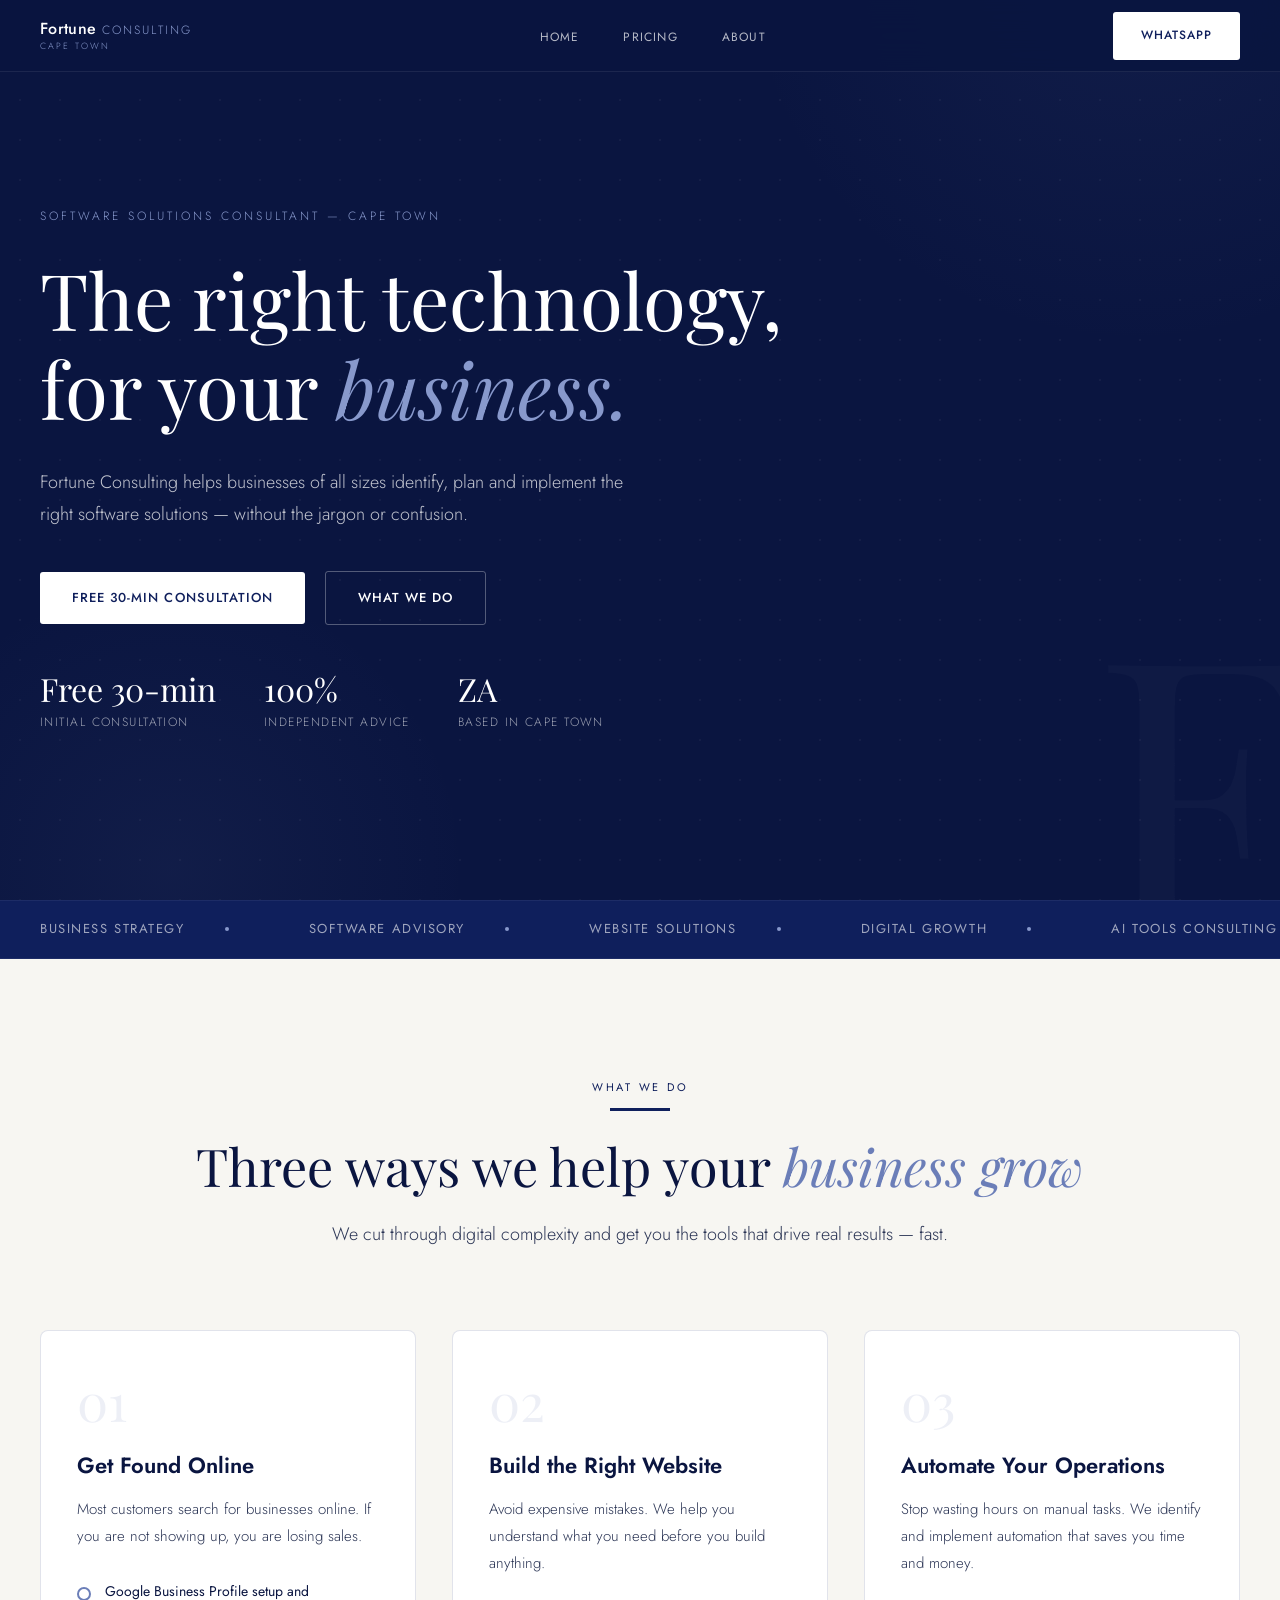
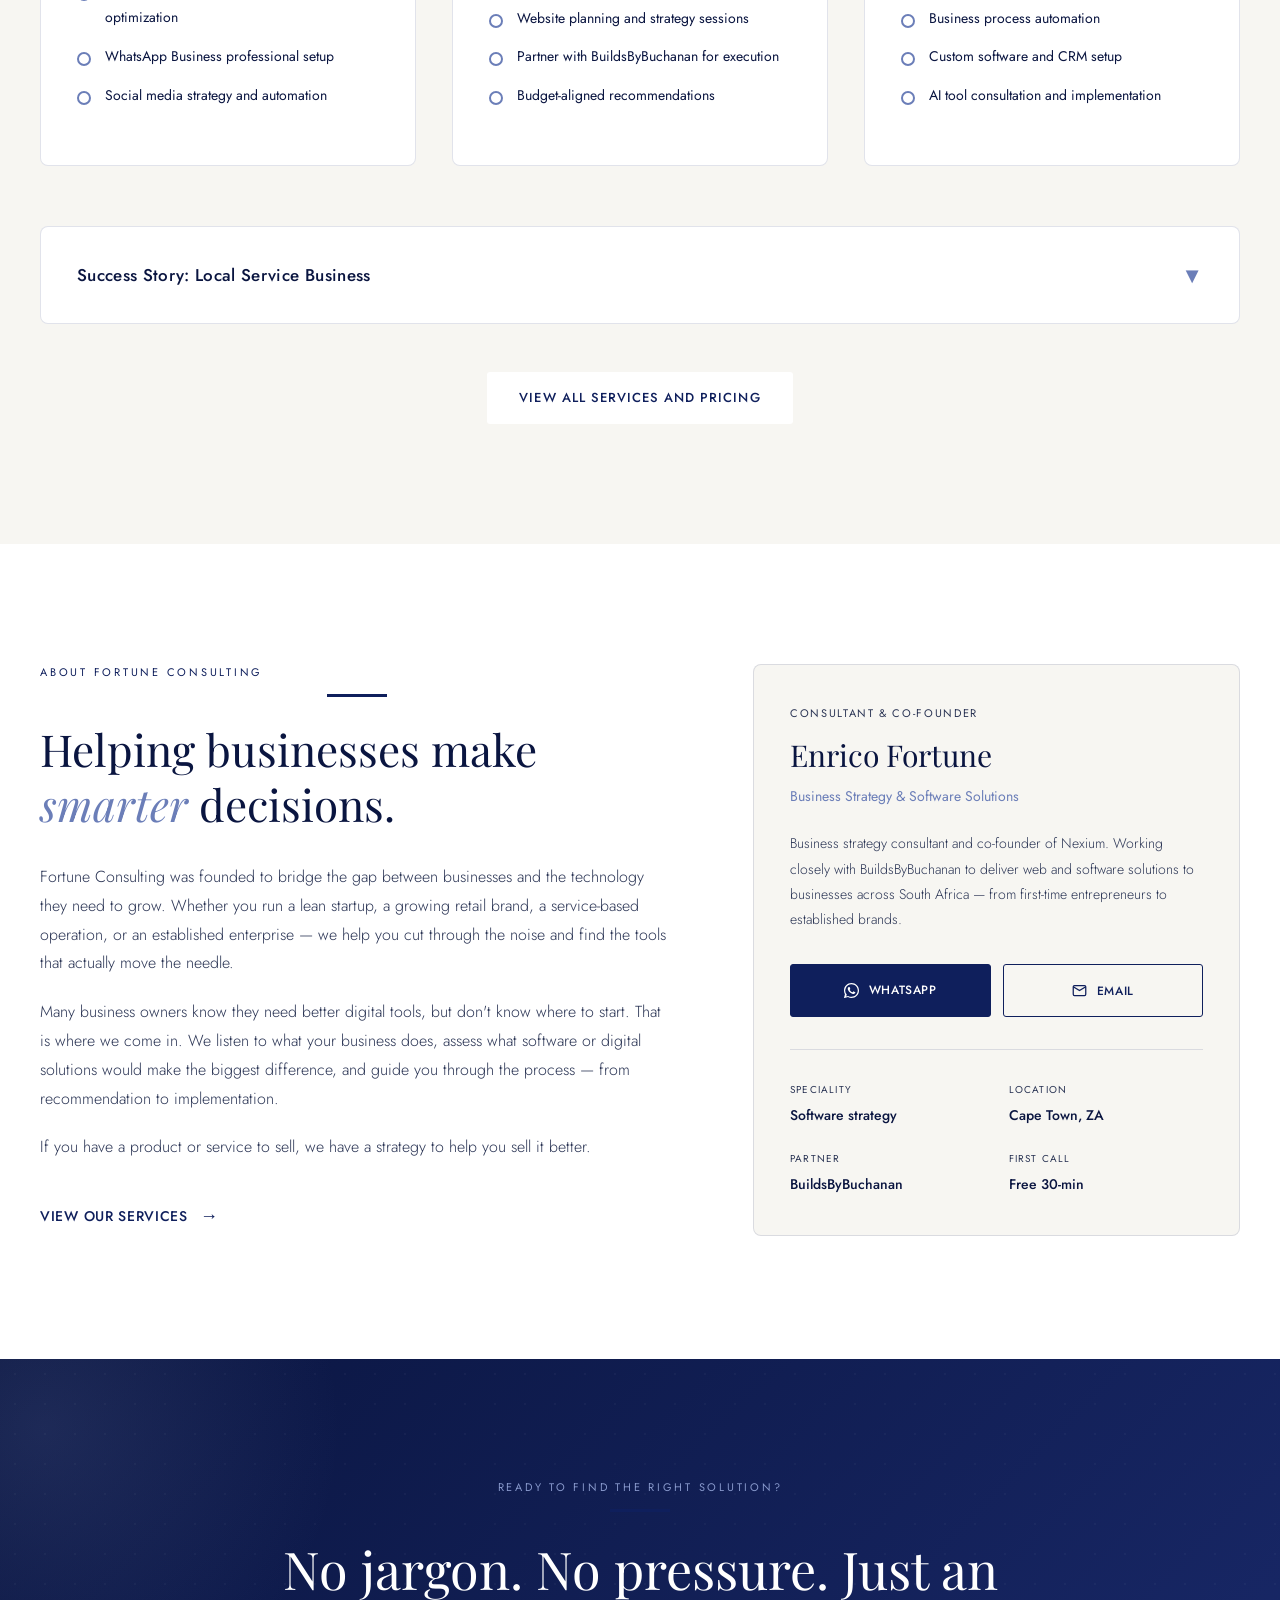
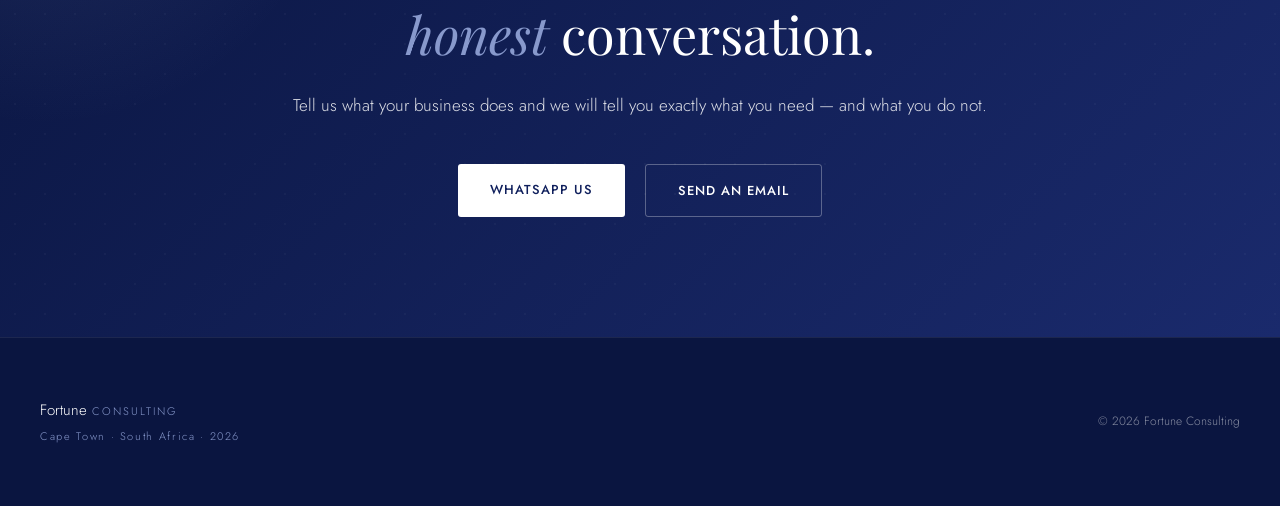
<file: index.html>
<!DOCTYPE html>
<html lang="en">
<head>
  <meta charset="UTF-8" />
  <meta name="viewport" content="width=device-width, initial-scale=1.0, viewport-fit=cover" />
  <title>Fortune Consulting — Digital Strategy & Software Solutions | Cape Town</title>
  <meta name="description" content="Cape Town digital consultant helping businesses avoid expensive mistakes. Google Business setup, WhatsApp automation, website strategy. Free 30-min consultation." />
  <link rel="preconnect" href="https://fonts.googleapis.com" />
  <link rel="preconnect" href="https://fonts.gstatic.com" crossorigin />
  <link href="https://fonts.googleapis.com/css2?family=Playfair+Display:ital,wght@0,400;0,600;1,400;1,600&family=Jost:wght@300;400;500;600&display=swap" rel="stylesheet" />

  <style>
    /* ─── RESET ─── */
    *, *::before, *::after { box-sizing: border-box; margin: 0; padding: 0; }
    html { scroll-behavior: smooth; -webkit-tap-highlight-color: transparent; }
    body {
      font-family: 'Jost', sans-serif;
      font-weight: 300;
      color: #0a1540;
      background: #0a1540;
      overflow-x: hidden;
      line-height: 1.6;
    }
    a { text-decoration: none; color: inherit; }
    img { max-width: 100%; display: block; }
    button { font-family: inherit; }

    /* ─── COLORS ─── */
    :root {
      --navy-deep:  #0a1540;
      --navy:       #0f1f5c;
      --navy-mid:   #1a2a6c;
      --navy-light: #2a3d8f;
      --accent:     #6b7eb8;
      --accent-light: #8899cc;
      --white:      #ffffff;
      --off-white:  #f7f6f2;
      --text-primary: #0a1540;
      --text-secondary: #2a3454;
      --border:     rgba(15,31,92,0.12);
      --max-w:      1200px;
    }

    /* ─── SCROLLBAR ─── */
    ::-webkit-scrollbar { width: 6px; }
    ::-webkit-scrollbar-track { background: var(--navy-deep); }
    ::-webkit-scrollbar-thumb { background: var(--navy-light); border-radius: 3px; }

    /* ─── ANIMATIONS ─── */
    @keyframes fadeUp {
      from { opacity: 0; transform: translateY(40px); }
      to { opacity: 1; transform: translateY(0); }
    }
    @keyframes fadeIn {
      from { opacity: 0; }
      to { opacity: 1; }
    }
    @keyframes slideInLeft {
      from { opacity: 0; transform: translateX(-60px); }
      to { opacity: 1; transform: translateX(0); }
    }
    @keyframes float {
      0%, 100% { transform: translateY(0px); }
      50% { transform: translateY(-20px); }
    }
    @keyframes rotate {
      from { transform: rotate(0deg); }
      to { transform: rotate(360deg); }
    }

    /* ─── NAV ─── */
    nav {
      position: fixed;
      top: 0;
      left: 0;
      right: 0;
      z-index: 100;
      background: rgba(10,21,64,0.96);
      backdrop-filter: blur(20px);
      -webkit-backdrop-filter: blur(20px);
      border-bottom: 1px solid rgba(255,255,255,0.08);
      height: 72px;
      display: flex;
      align-items: center;
      padding: 0 40px;
      transition: all 0.3s ease;
    }
    nav.scrolled {
      height: 64px;
      background: rgba(10,21,64,0.98);
      box-shadow: 0 4px 20px rgba(0,0,0,0.15);
    }
    .nav-inner {
      max-width: var(--max-w);
      width: 100%;
      margin: 0 auto;
      display: flex;
      align-items: center;
      justify-content: space-between;
    }
    .nav-logo {
      display: flex;
      flex-direction: column;
      cursor: pointer;
      user-select: none;
      transition: transform 0.3s ease;
    }
    .nav-logo:hover {
      transform: translateX(4px);
    }
    .nav-logo .logo-main {
      font-family: 'Jost', sans-serif;
      font-weight: 500;
      font-size: 16px;
      color: var(--white);
      letter-spacing: 0.02em;
      line-height: 1;
    }
    .nav-logo .logo-sub {
      font-family: 'Jost', sans-serif;
      font-weight: 300;
      font-size: 9px;
      letter-spacing: 0.22em;
      text-transform: uppercase;
      color: var(--accent-light);
      line-height: 1;
      margin-top: 4px;
    }
    .nav-links {
      display: flex;
      align-items: center;
      gap: 44px;
      list-style: none;
    }
    .nav-links a {
      font-family: 'Jost', sans-serif;
      font-weight: 400;
      font-size: 12px;
      letter-spacing: 0.1em;
      text-transform: uppercase;
      color: rgba(255,255,255,0.7);
      transition: all 0.3s ease;
      padding: 8px 0;
      position: relative;
    }
    .nav-links a::after {
      content: '';
      position: absolute;
      bottom: 0;
      left: 0;
      width: 0;
      height: 1px;
      background: var(--white);
      transition: width 0.3s ease;
    }
    .nav-links a:hover {
      color: var(--white);
    }
    .nav-links a:hover::after {
      width: 100%;
    }
    .nav-cta {
      background: var(--white);
      color: var(--navy);
      font-family: 'Jost', sans-serif;
      font-weight: 500;
      font-size: 12px;
      letter-spacing: 0.08em;
      text-transform: uppercase;
      padding: 14px 28px;
      border-radius: 3px;
      transition: all 0.3s ease;
      min-height: 48px;
      display: flex;
      align-items: center;
    }
    .nav-cta:hover {
      background: var(--accent-light);
      color: var(--white);
      transform: translateY(-2px);
      box-shadow: 0 6px 20px rgba(136,153,204,0.3);
    }

    /* ─── HAMBURGER MENU (Phillco-inspired) ─── */
    .hamburger {
      display: none;
      width: 30px;
      height: 24px;
      position: relative;
      cursor: pointer;
      padding: 8px;
      min-width: 48px;
      min-height: 48px;
      align-items: center;
      justify-content: center;
    }
    .hamburger span {
      display: block;
      position: absolute;
      height: 2px;
      width: 30px;
      background: var(--white);
      border-radius: 2px;
      opacity: 1;
      left: 9px;
      transform: rotate(0deg);
      transition: 0.4s cubic-bezier(0.68, -0.55, 0.265, 1.55);
    }
    .hamburger span:nth-child(1) {
      top: 11px;
    }
    .hamburger span:nth-child(2) {
      top: 19px;
    }
    .hamburger span:nth-child(3) {
      top: 27px;
    }
    .hamburger.open span:nth-child(1) {
      top: 19px;
      transform: rotate(135deg);
    }
    .hamburger.open span:nth-child(2) {
      opacity: 0;
      left: -60px;
    }
    .hamburger.open span:nth-child(3) {
      top: 19px;
      transform: rotate(-135deg);
    }

    .mobile-menu {
      display: none;
      position: fixed;
      inset: 0;
      z-index: 99;
      background: var(--navy-deep);
      flex-direction: column;
      align-items: center;
      justify-content: center;
      gap: 40px;
      opacity: 0;
      pointer-events: none;
      transition: opacity 0.4s ease;
    }
    .mobile-menu.open {
      opacity: 1;
      pointer-events: all;
    }
    .mobile-menu a {
      font-family: 'Playfair Display', serif;
      font-size: 36px;
      color: var(--white);
      letter-spacing: 0.02em;
      min-height: 48px;
      display: flex;
      align-items: center;
      opacity: 0;
      transform: translateY(30px);
      transition: all 0.5s ease;
    }
    .mobile-menu.open a {
      opacity: 1;
      transform: translateY(0);
    }
    .mobile-menu.open a:nth-child(1) { transition-delay: 0.1s; }
    .mobile-menu.open a:nth-child(2) { transition-delay: 0.2s; }
    .mobile-menu.open a:nth-child(3) { transition-delay: 0.3s; }
    .mobile-menu.open a:nth-child(4) { transition-delay: 0.4s; }
    .mobile-menu a:hover {
      color: var(--accent-light);
      transform: translateX(10px);
    }
    .mobile-menu .mob-cta {
      margin-top: 20px;
      background: var(--white);
      color: var(--navy);
      font-family: 'Jost', sans-serif;
      font-weight: 500;
      font-size: 14px;
      letter-spacing: 0.1em;
      text-transform: uppercase;
      padding: 18px 40px;
      border-radius: 3px;
    }

    /* ─── HERO ─── */
    .hero {
      min-height: 100vh;
      background: var(--navy-deep);
      display: flex;
      align-items: center;
      position: relative;
      overflow: hidden;
      padding: 140px 40px 100px;
    }
    /* Abstract background shapes */
    .hero::before {
      content: '';
      position: absolute;
      top: -50%;
      right: -20%;
      width: 800px;
      height: 800px;
      background: radial-gradient(circle, rgba(107,126,184,0.08) 0%, transparent 70%);
      border-radius: 50%;
      animation: float 20s ease-in-out infinite;
    }
    .hero::after {
      content: '';
      position: absolute;
      bottom: -30%;
      left: -10%;
      width: 600px;
      height: 600px;
      background: radial-gradient(circle, rgba(136,153,204,0.06) 0%, transparent 70%);
      border-radius: 50%;
      animation: float 25s ease-in-out infinite reverse;
    }
    .hero .dot-grid {
      position: absolute;
      inset: 0;
      background-image: radial-gradient(circle, rgba(255,255,255,0.04) 1px, transparent 1px);
      background-size: 40px 40px;
      pointer-events: none;
      animation: fadeIn 2s ease;
    }
    .hero-watermark {
      position: absolute;
      bottom: -70px;
      right: -30px;
      font-family: 'Playfair Display', serif;
      font-size: clamp(200px, 30vw, 420px);
      color: rgba(255,255,255,0.02);
      line-height: 1;
      pointer-events: none;
      user-select: none;
    }

    .hero-inner {
      max-width: var(--max-w);
      width: 100%;
      margin: 0 auto;
      position: relative;
      z-index: 2;
    }
    .hero-eyebrow {
      font-family: 'Jost', sans-serif;
      font-weight: 300;
      font-size: 12px;
      letter-spacing: 0.25em;
      text-transform: uppercase;
      color: var(--accent-light);
      margin-bottom: 28px;
      animation: fadeUp 0.8s 0.2s ease both;
    }
    .hero h1 {
      font-family: 'Playfair Display', serif;
      font-weight: 400;
      font-size: clamp(40px, 6.5vw, 78px);
      line-height: 1.15;
      color: var(--white);
      max-width: 760px;
      margin-bottom: 32px;
      animation: fadeUp 0.8s 0.3s ease both;
    }
    .hero h1 em {
      font-style: italic;
      color: var(--accent-light);
    }
    .hero-desc {
      font-family: 'Jost', sans-serif;
      font-weight: 300;
      font-size: 18px;
      line-height: 1.8;
      color: rgba(255,255,255,0.75);
      max-width: 620px;
      margin-bottom: 40px;
      animation: fadeUp 0.8s 0.4s ease both;
    }
    .hero-actions {
      display: flex;
      align-items: center;
      gap: 20px;
      flex-wrap: wrap;
      animation: fadeUp 0.8s 0.5s ease both;
      margin-bottom: 48px;
    }
    .btn-primary, .btn-secondary {
      font-family: 'Jost', sans-serif;
      font-weight: 500;
      font-size: 13px;
      letter-spacing: 0.08em;
      text-transform: uppercase;
      padding: 16px 32px;
      border-radius: 3px;
      transition: all 0.3s cubic-bezier(0.68, -0.55, 0.265, 1.55);
      display: inline-flex;
      align-items: center;
      min-height: 52px;
      cursor: pointer;
      border: none;
    }
    .btn-primary {
      background: var(--white);
      color: var(--navy);
    }
    .btn-primary:hover {
      background: var(--accent-light);
      color: var(--white);
      transform: translateY(-3px) scale(1.02);
      box-shadow: 0 8px 24px rgba(136,153,204,0.4);
    }
    .btn-secondary {
      background: transparent;
      color: var(--white);
      border: 1.5px solid rgba(255,255,255,0.3);
    }
    .btn-secondary:hover {
      border-color: var(--white);
      background: rgba(255,255,255,0.1);
      transform: translateY(-3px);
    }

    .hero-stats {
      display: flex;
      gap: 48px;
      flex-wrap: wrap;
      animation: fadeUp 0.8s 0.6s ease both;
    }
    .hero-stat-item {
      display: flex;
      flex-direction: column;
    }
    .hero-stat-value {
      font-family: 'Playfair Display', serif;
      font-size: 32px;
      color: var(--white);
      line-height: 1;
      margin-bottom: 8px;
    }
    .hero-stat-label {
      font-family: 'Jost', sans-serif;
      font-weight: 300;
      font-size: 12px;
      letter-spacing: 0.12em;
      text-transform: uppercase;
      color: rgba(255,255,255,0.6);
    }

    /* ─── TICKER ─── */
    .ticker-wrap {
      background: var(--navy);
      padding: 18px 0;
      overflow: hidden;
      border-top: 1px solid rgba(255,255,255,0.06);
      border-bottom: 1px solid rgba(255,255,255,0.06);
    }
    .ticker-track {
      display: flex;
      animation: ticker 40s linear infinite;
      white-space: nowrap;
    }
    @keyframes ticker {
      from { transform: translateX(0); }
      to { transform: translateX(-50%); }
    }
    .ticker-item {
      font-family: 'Jost', sans-serif;
      font-weight: 400;
      font-size: 13px;
      letter-spacing: 0.12em;
      text-transform: uppercase;
      color: rgba(255,255,255,0.6);
      padding: 0 40px;
      display: flex;
      align-items: center;
      gap: 40px;
    }
    .ticker-dot {
      width: 4px;
      height: 4px;
      background: var(--accent-light);
      border-radius: 50%;
    }

    /* ─── WHAT WE DO ─── */
    .what-we-do {
      background: var(--off-white);
      padding: 120px 40px;
      position: relative;
    }
    .what-we-do-inner {
      max-width: var(--max-w);
      margin: 0 auto;
    }
    .section-header {
      text-align: center;
      margin-bottom: 80px;
    }
    .section-eyebrow {
      font-family: 'Jost', sans-serif;
      font-weight: 400;
      font-size: 11px;
      letter-spacing: 0.25em;
      text-transform: uppercase;
      color: var(--navy);
      margin-bottom: 12px;
    }
    .section-divider {
      width: 60px;
      height: 3px;
      background: var(--navy);
      margin: 0 auto 24px;
    }
    .section-header h2 {
      font-family: 'Playfair Display', serif;
      font-weight: 400;
      font-size: clamp(32px, 4.5vw, 52px);
      line-height: 1.2;
      color: var(--text-primary);
      margin-bottom: 20px;
    }
    .section-header h2 em {
      font-style: italic;
      color: var(--accent);
    }
    .section-subtitle {
      font-family: 'Jost', sans-serif;
      font-weight: 300;
      font-size: 18px;
      line-height: 1.8;
      color: var(--text-secondary);
      max-width: 680px;
      margin: 0 auto;
    }

    .services-grid {
      display: grid;
      grid-template-columns: repeat(auto-fit, minmax(320px, 1fr));
      gap: 36px;
      margin-bottom: 60px;
    }
    .service-card {
      background: var(--white);
      border: 1.5px solid var(--border);
      border-radius: 8px;
      padding: 44px 36px;
      transition: all 0.4s cubic-bezier(0.68, -0.55, 0.265, 1.55);
      position: relative;
      overflow: hidden;
    }
    .service-card::before {
      content: '';
      position: absolute;
      left: 0;
      top: 0;
      bottom: 0;
      width: 5px;
      background: linear-gradient(180deg, var(--accent) 0%, var(--accent-light) 100%);
      opacity: 0;
      transition: opacity 0.4s ease;
      border-radius: 8px 0 0 8px;
    }
    .service-card:hover {
      transform: translateY(-8px) scale(1.02);
      box-shadow: 0 20px 40px rgba(10,21,64,0.15);
      border-color: var(--accent);
    }
    .service-card:hover::before {
      opacity: 1;
    }
    .service-number {
      font-family: 'Playfair Display', serif;
      font-size: 52px;
      color: rgba(107,126,184,0.12);
      line-height: 1;
      margin-bottom: 24px;
    }
    .service-title {
      font-family: 'Jost', sans-serif;
      font-weight: 600;
      font-size: 22px;
      color: var(--text-primary);
      margin-bottom: 16px;
      line-height: 1.3;
    }
    .service-desc {
      font-family: 'Jost', sans-serif;
      font-weight: 300;
      font-size: 15px;
      line-height: 1.8;
      color: var(--text-secondary);
      margin-bottom: 28px;
    }
    .service-items {
      list-style: none;
    }
    .service-items li {
      font-family: 'Jost', sans-serif;
      font-weight: 400;
      font-size: 14px;
      line-height: 1.9;
      color: var(--text-primary);
      padding-left: 28px;
      position: relative;
      margin-bottom: 12px;
    }
    .service-items li::before {
      content: '';
      position: absolute;
      left: 0;
      top: 9px;
      width: 14px;
      height: 14px;
      border: 2px solid var(--accent);
      border-radius: 50%;
    }

    /* ─── CASE STUDY ─── */
    .case-study {
      background: var(--white);
      border: 1.5px solid var(--border);
      border-radius: 8px;
      overflow: hidden;
      margin-bottom: 40px;
      transition: all 0.3s ease;
    }
    .case-study:hover {
      box-shadow: 0 8px 24px rgba(10,21,64,0.08);
    }
    .case-study-toggle {
      width: 100%;
      background: transparent;
      border: none;
      padding: 32px 36px;
      display: flex;
      align-items: center;
      justify-content: space-between;
      cursor: pointer;
      transition: background 0.3s ease;
      min-height: 52px;
    }
    .case-study-toggle:hover {
      background: rgba(107,126,184,0.04);
    }
    .case-study-label {
      font-family: 'Jost', sans-serif;
      font-weight: 500;
      font-size: 17px;
      color: var(--text-primary);
      letter-spacing: 0.02em;
      text-align: left;
    }
    .case-study-icon {
      font-size: 22px;
      color: var(--accent);
      transition: transform 0.4s cubic-bezier(0.68, -0.55, 0.265, 1.55);
    }
    .case-study.open .case-study-icon {
      transform: rotate(180deg);
    }
    .case-study-content {
      max-height: 0;
      overflow: hidden;
      transition: max-height 0.5s cubic-bezier(0.68, -0.55, 0.265, 1.55);
    }
    .case-study.open .case-study-content {
      max-height: 1000px;
    }
    .case-study-inner {
      padding: 0 36px 36px;
    }
    .case-study-meta {
      display: flex;
      gap: 36px;
      margin-bottom: 28px;
      flex-wrap: wrap;
    }
    .case-study-meta-item {
      display: flex;
      flex-direction: column;
    }
    .case-study-meta-label {
      font-family: 'Jost', sans-serif;
      font-weight: 400;
      font-size: 11px;
      letter-spacing: 0.15em;
      text-transform: uppercase;
      color: var(--text-secondary);
      margin-bottom: 6px;
    }
    .case-study-meta-value {
      font-family: 'Jost', sans-serif;
      font-weight: 500;
      font-size: 16px;
      color: var(--text-primary);
    }
    .case-study-section {
      margin-bottom: 24px;
    }
    .case-study-section h4 {
      font-family: 'Jost', sans-serif;
      font-weight: 600;
      font-size: 14px;
      letter-spacing: 0.05em;
      text-transform: uppercase;
      color: var(--navy);
      margin-bottom: 12px;
    }
    .case-study-section p {
      font-family: 'Jost', sans-serif;
      font-weight: 300;
      font-size: 15px;
      line-height: 1.8;
      color: var(--text-secondary);
    }
    .case-study-result {
      background: rgba(107,126,184,0.08);
      padding: 24px 28px;
      border-radius: 6px;
      border-left: 4px solid var(--accent);
    }
    .case-study-result p {
      font-weight: 400;
      color: var(--text-primary);
    }

    /* ─── ABOUT ─── */
    .about {
      background: var(--white);
      padding: 120px 40px;
    }
    .about-inner {
      max-width: var(--max-w);
      margin: 0 auto;
      display: grid;
      grid-template-columns: 1.3fr 1fr;
      gap: 80px;
      align-items: start;
    }
    .about-body h2 {
      font-family: 'Playfair Display', serif;
      font-weight: 400;
      font-size: clamp(28px, 4vw, 44px);
      line-height: 1.25;
      color: var(--text-primary);
      margin-bottom: 32px;
    }
    .about-body h2 em {
      font-style: italic;
      color: var(--accent);
    }
    .about-body p {
      font-family: 'Jost', sans-serif;
      font-weight: 300;
      font-size: 16px;
      line-height: 1.8;
      color: var(--text-secondary);
      margin-bottom: 20px;
    }
    .about-link {
      display: inline-flex;
      align-items: center;
      gap: 12px;
      font-family: 'Jost', sans-serif;
      font-weight: 500;
      font-size: 14px;
      letter-spacing: 0.05em;
      text-transform: uppercase;
      color: var(--navy);
      margin-top: 12px;
      transition: all 0.3s ease;
      padding: 8px 0;
    }
    .about-link:hover {
      color: var(--accent);
      transform: translateX(8px);
    }
    .arrow {
      font-size: 18px;
      transition: transform 0.3s ease;
    }
    .about-link:hover .arrow {
      transform: translateX(6px);
    }

    .about-card {
      background: var(--off-white);
      border: 1.5px solid var(--border);
      border-radius: 8px;
      padding: 40px 36px;
      position: sticky;
      top: 100px;
      transition: all 0.3s ease;
    }
    .about-card:hover {
      box-shadow: 0 12px 32px rgba(10,21,64,0.1);
      transform: translateY(-4px);
    }
    .card-label {
      font-family: 'Jost', sans-serif;
      font-weight: 400;
      font-size: 11px;
      letter-spacing: 0.15em;
      text-transform: uppercase;
      color: var(--text-secondary);
      margin-bottom: 8px;
    }
    .card-name {
      font-family: 'Playfair Display', serif;
      font-size: 30px;
      color: var(--text-primary);
      margin-bottom: 6px;
    }
    .card-title {
      font-family: 'Jost', sans-serif;
      font-weight: 400;
      font-size: 14px;
      color: var(--accent);
      margin-bottom: 24px;
    }
    .card-bio {
      font-family: 'Jost', sans-serif;
      font-weight: 300;
      font-size: 14px;
      line-height: 1.8;
      color: var(--text-secondary);
      margin-bottom: 32px;
    }
    .card-actions {
      display: flex;
      gap: 12px;
      margin-bottom: 32px;
    }
    .card-btn {
      flex: 1;
      display: flex;
      align-items: center;
      justify-content: center;
      gap: 10px;
      font-family: 'Jost', sans-serif;
      font-weight: 500;
      font-size: 12px;
      letter-spacing: 0.05em;
      text-transform: uppercase;
      padding: 16px 20px;
      border-radius: 3px;
      transition: all 0.3s cubic-bezier(0.68, -0.55, 0.265, 1.55);
      border: 1.5px solid var(--navy);
      background: var(--navy);
      color: var(--white);
      cursor: pointer;
      min-height: 48px;
    }
    .card-btn:hover {
      background: var(--accent);
      border-color: var(--accent);
      transform: translateY(-3px);
      box-shadow: 0 6px 16px rgba(107,126,184,0.3);
    }
    .card-btn.outline {
      background: transparent;
      color: var(--navy);
    }
    .card-btn.outline:hover {
      background: var(--navy);
      color: var(--white);
    }
    .card-meta {
      display: grid;
      grid-template-columns: 1fr 1fr;
      gap: 24px;
      padding-top: 32px;
      border-top: 1.5px solid var(--border);
    }
    .meta-item {
      display: flex;
      flex-direction: column;
    }
    .meta-key {
      font-family: 'Jost', sans-serif;
      font-weight: 400;
      font-size: 10px;
      letter-spacing: 0.12em;
      text-transform: uppercase;
      color: var(--text-secondary);
      margin-bottom: 6px;
    }
    .meta-val {
      font-family: 'Jost', sans-serif;
      font-weight: 500;
      font-size: 14px;
      color: var(--text-primary);
    }

    /* ─── CTA SECTION (FIXED TEXT COLOR) ─── */
    .cta-section {
      background: linear-gradient(135deg, #0a1540 0%, #1a2a6c 100%);
      padding: 120px 40px;
      position: relative;
      overflow: hidden;
    }
    .cta-section::before {
      content: '';
      position: absolute;
      top: -40%;
      left: -20%;
      width: 600px;
      height: 600px;
      background: radial-gradient(circle, rgba(136,153,204,0.15) 0%, transparent 70%);
      border-radius: 50%;
      animation: float 18s ease-in-out infinite;
    }
    .cta-section .dot-grid {
      position: absolute;
      inset: 0;
      background-image: radial-gradient(circle, rgba(255,255,255,0.03) 1px, transparent 1px);
      background-size: 30px 30px;
      pointer-events: none;
    }
    .cta-inner {
      max-width: 720px;
      margin: 0 auto;
      text-align: center;
      position: relative;
      z-index: 2;
    }
    .cta-inner .section-eyebrow {
      color: var(--accent-light);
    }
    .cta-inner h2 {
      font-family: 'Playfair Display', serif;
      font-weight: 400;
      font-size: clamp(32px, 4.5vw, 52px);
      line-height: 1.25;
      color: var(--white);
      margin-bottom: 24px;
    }
    .cta-inner h2 em {
      font-style: italic;
      color: var(--accent-light);
    }
    .cta-inner p {
      font-family: 'Jost', sans-serif;
      font-weight: 300;
      font-size: 17px;
      line-height: 1.8;
      color: rgba(255,255,255,0.85);
      margin-bottom: 44px;
    }
    .cta-actions {
      display: flex;
      gap: 20px;
      justify-content: center;
      flex-wrap: wrap;
    }

    /* ─── FOOTER ─── */
    footer {
      background: var(--navy-deep);
      padding: 60px 40px;
      border-top: 1px solid rgba(255,255,255,0.08);
    }
    .footer-inner {
      max-width: var(--max-w);
      margin: 0 auto;
      display: flex;
      align-items: center;
      justify-content: space-between;
      flex-wrap: wrap;
      gap: 32px;
    }
    .footer-logo .logo-main {
      font-family: 'Jost', sans-serif;
      font-size: 15px;
      color: var(--white);
    }
    .footer-logo .logo-sub {
      font-family: 'Jost', sans-serif;
      font-weight: 300;
      font-size: 11px;
      letter-spacing: 0.15em;
      color: var(--accent-light);
      margin-top: 6px;
    }
    .footer-copy {
      font-family: 'Jost', sans-serif;
      font-weight: 300;
      font-size: 12px;
      color: rgba(255,255,255,0.5);
      cursor: pointer;
      transition: color 0.3s ease;
    }
    .footer-copy:hover {
      color: var(--accent-light);
    }

    /* ─── EMAIL MODAL ─── */
    .modal-overlay {
      display: none;
      position: fixed;
      inset: 0;
      z-index: 200;
      background: rgba(10,21,64,0.95);
      backdrop-filter: blur(16px);
      align-items: center;
      justify-content: center;
      padding: 20px;
      opacity: 0;
      transition: opacity 0.3s ease;
    }
    .modal-overlay.open {
      display: flex;
      opacity: 1;
    }
    .modal-box {
      background: var(--white);
      border-radius: 8px;
      padding: 48px;
      max-width: 500px;
      width: 100%;
      position: relative;
      box-shadow: 0 24px 72px rgba(0,0,0,0.4);
      transform: scale(0.9);
      transition: transform 0.3s cubic-bezier(0.68, -0.55, 0.265, 1.55);
    }
    .modal-overlay.open .modal-box {
      transform: scale(1);
    }
    .modal-close {
      position: absolute;
      top: 20px;
      right: 20px;
      background: none;
      border: none;
      font-size: 28px;
      color: var(--text-secondary);
      cursor: pointer;
      width: 44px;
      height: 44px;
      display: flex;
      align-items: center;
      justify-content: center;
      border-radius: 3px;
      transition: all 0.3s ease;
      min-width: 48px;
      min-height: 48px;
    }
    .modal-close:hover {
      background: var(--off-white);
      color: var(--navy);
      transform: rotate(90deg);
    }
    .modal-title {
      font-family: 'Playfair Display', serif;
      font-size: 30px;
      color: var(--text-primary);
      margin-bottom: 16px;
    }
    .modal-desc {
      font-family: 'Jost', sans-serif;
      font-weight: 300;
      font-size: 15px;
      line-height: 1.8;
      color: var(--text-secondary);
      margin-bottom: 32px;
    }
    .modal-btn {
      display: flex;
      align-items: center;
      gap: 16px;
      background: var(--navy);
      color: var(--white);
      font-family: 'Jost', sans-serif;
      font-weight: 500;
      font-size: 13px;
      letter-spacing: 0.05em;
      padding: 18px 24px;
      border-radius: 3px;
      margin-bottom: 16px;
      transition: all 0.3s cubic-bezier(0.68, -0.55, 0.265, 1.55);
      border: none;
      width: 100%;
      cursor: pointer;
      text-align: left;
      min-height: 54px;
    }
    .modal-btn:hover {
      background: var(--accent);
      transform: translateX(8px);
      box-shadow: 0 4px 16px rgba(107,126,184,0.3);
    }
    .modal-btn.gmail { background: #ea4335; }
    .modal-btn.gmail:hover { background: #d33426; }
    .modal-btn.outlook { background: #0078d4; }
    .modal-btn.outlook:hover { background: #006cbe; }
    .modal-btn.outline {
      background: transparent;
      color: var(--navy);
      border: 1.5px solid var(--border);
    }
    .modal-btn.outline:hover {
      background: var(--navy);
      color: var(--white);
      border-color: var(--navy);
      transform: translateX(0) scale(1.02);
    }
    .modal-divider {
      text-align: center;
      font-family: 'Jost', sans-serif;
      font-weight: 300;
      font-size: 12px;
      letter-spacing: 0.1em;
      text-transform: uppercase;
      color: var(--text-secondary);
      margin: 32px 0 28px;
      position: relative;
    }
    .modal-divider::before,
    .modal-divider::after {
      content: '';
      position: absolute;
      top: 50%;
      width: 36%;
      height: 1px;
      background: var(--border);
    }
    .modal-divider::before { left: 0; }
    .modal-divider::after { right: 0; }
    .copy-row {
      display: flex;
      align-items: center;
      gap: 16px;
      background: var(--off-white);
      border: 1.5px solid var(--border);
      border-radius: 3px;
      padding: 16px 20px;
    }
    .copy-value {
      flex: 1;
      font-family: 'Jost', sans-serif;
      font-weight: 400;
      font-size: 14px;
      color: var(--text-primary);
      overflow: hidden;
      text-overflow: ellipsis;
      white-space: nowrap;
    }
    .copy-btn {
      background: var(--navy);
      color: var(--white);
      font-family: 'Jost', sans-serif;
      font-weight: 500;
      font-size: 11px;
      letter-spacing: 0.08em;
      text-transform: uppercase;
      padding: 12px 20px;
      border-radius: 3px;
      border: none;
      cursor: pointer;
      transition: all 0.3s ease;
      white-space: nowrap;
      min-height: 42px;
      min-width: 76px;
    }
    .copy-btn:hover {
      background: var(--accent);
      transform: scale(1.05);
    }
    .copy-btn.copied {
      background: #2ecc71;
    }

    /* ─── TOAST ─── */
    .toast {
      position: fixed;
      bottom: 40px;
      left: 50%;
      transform: translateX(-50%) translateY(120px);
      background: var(--navy-deep);
      color: var(--white);
      font-family: 'Jost', sans-serif;
      font-weight: 400;
      font-size: 14px;
      padding: 20px 36px;
      border-radius: 3px;
      box-shadow: 0 12px 32px rgba(0,0,0,0.4);
      z-index: 300;
      opacity: 0;
      transition: all 0.4s cubic-bezier(0.68, -0.55, 0.265, 1.55);
      pointer-events: none;
    }
    .toast.show {
      opacity: 1;
      transform: translateX(-50%) translateY(0);
    }

    /* ─── RESPONSIVE ─── */
    @media (max-width: 968px) {
      .about-inner {
        grid-template-columns: 1fr;
        gap: 60px;
      }
      .about-card {
        position: relative;
        top: 0;
      }
    }

    @media (max-width: 768px) {
      nav { height: 64px; padding: 0 24px; }
      .nav-links { display: none; }
      .nav-cta { display: none; }
      .hamburger { display: flex; }
      .mobile-menu { display: flex; }
      
      .hero { padding: 120px 24px 80px; }
      .what-we-do { padding: 80px 24px; }
      .about { padding: 80px 24px; }
      .cta-section { padding: 80px 24px; }
      
      .services-grid {
        grid-template-columns: 1fr;
      }
      
      .hero-actions {
        flex-direction: column;
        width: 100%;
      }
      .btn-primary, .btn-secondary {
        width: 100%;
        justify-content: center;
      }
      
      .footer-inner {
        flex-direction: column;
        text-align: center;
      }
      
      .modal-box {
        padding: 36px 28px;
      }
    }
  </style>
</head>
<body>

  <!-- ─── NAV ─── -->
  <nav id="mainNav">
    <div class="nav-inner">
      <a href="#home" class="nav-logo">
        <div class="logo-main">Fortune <span style="font-weight:300;color:var(--accent-light);font-size:12px;letter-spacing:0.18em;">CONSULTING</span></div>
        <div class="logo-sub">Cape Town</div>
      </a>
      <ul class="nav-links">
        <li><a href="#home">Home</a></li>
        <li><a href="pricing.html">Pricing</a></li>
        <li><a href="#about">About</a></li>
      </ul>
      <a href="https://wa.me/27815648219" class="nav-cta" target="_blank" rel="noopener">WhatsApp</a>
      <div class="hamburger" id="hamburger">
        <span></span>
        <span></span>
        <span></span>
      </div>
    </div>
  </nav>

  <!-- Mobile Menu -->
  <div class="mobile-menu" id="mobileMenu">
    <a href="#home" onclick="closeMobile()">Home</a>
    <a href="pricing.html" onclick="closeMobile()">Pricing</a>
    <a href="#about" onclick="closeMobile()">About</a>
    <a href="https://wa.me/27815648219" class="mob-cta" target="_blank" rel="noopener">WhatsApp us</a>
  </div>

  <!-- ─── HERO ─── -->
  <section class="hero" id="home">
    <div class="dot-grid"></div>
    <div class="hero-watermark">F</div>
    <div class="hero-inner">
      <div class="hero-eyebrow">Software Solutions Consultant — Cape Town</div>
      <h1>The right technology, for your <em>business.</em></h1>
      <p class="hero-desc">Fortune Consulting helps businesses of all sizes identify, plan and implement the right software solutions — without the jargon or confusion.</p>
      <div class="hero-actions">
        <a href="https://wa.me/27815648219" class="btn-primary" target="_blank" rel="noopener">Free 30-min consultation</a>
        <a href="#what-we-do" class="btn-secondary">What we do</a>
      </div>
      <div class="hero-stats">
        <div class="hero-stat-item">
          <div class="hero-stat-value">Free 30-min</div>
          <div class="hero-stat-label">Initial consultation</div>
        </div>
        <div class="hero-stat-item">
          <div class="hero-stat-value">100%</div>
          <div class="hero-stat-label">Independent advice</div>
        </div>
        <div class="hero-stat-item">
          <div class="hero-stat-value">ZA</div>
          <div class="hero-stat-label">Based in Cape Town</div>
        </div>
      </div>
    </div>
  </section>

  <!-- ─── TICKER ─── -->
  <div class="ticker-wrap" aria-hidden="true">
    <div class="ticker-track">
      <span class="ticker-item">Business strategy <span class="ticker-dot"></span></span>
      <span class="ticker-item">Software advisory <span class="ticker-dot"></span></span>
      <span class="ticker-item">Website solutions <span class="ticker-dot"></span></span>
      <span class="ticker-item">Digital growth <span class="ticker-dot"></span></span>
      <span class="ticker-item">AI tools consulting <span class="ticker-dot"></span></span>
      <span class="ticker-item">No jargon. No pressure. <span class="ticker-dot"></span></span>
      <span class="ticker-item">Business strategy <span class="ticker-dot"></span></span>
      <span class="ticker-item">Software advisory <span class="ticker-dot"></span></span>
      <span class="ticker-item">Website solutions <span class="ticker-dot"></span></span>
      <span class="ticker-item">Digital growth <span class="ticker-dot"></span></span>
      <span class="ticker-item">AI tools consulting <span class="ticker-dot"></span></span>
      <span class="ticker-item">No jargon. No pressure. <span class="ticker-dot"></span></span>
    </div>
  </div>

  <!-- ─── WHAT WE DO ─── -->
  <section class="what-we-do" id="what-we-do">
    <div class="what-we-do-inner">
      <div class="section-header">
        <div class="section-eyebrow">What We Do</div>
        <div class="section-divider"></div>
        <h2>Three ways we help your <em>business grow</em></h2>
        <p class="section-subtitle">We cut through digital complexity and get you the tools that drive real results — fast.</p>
      </div>

      <div class="services-grid">
        <div class="service-card">
          <div class="service-number">01</div>
          <h3 class="service-title">Get Found Online</h3>
          <p class="service-desc">Most customers search for businesses online. If you are not showing up, you are losing sales.</p>
          <ul class="service-items">
            <li>Google Business Profile setup and optimization</li>
            <li>WhatsApp Business professional setup</li>
            <li>Social media strategy and automation</li>
          </ul>
        </div>

        <div class="service-card">
          <div class="service-number">02</div>
          <h3 class="service-title">Build the Right Website</h3>
          <p class="service-desc">Avoid expensive mistakes. We help you understand what you need before you build anything.</p>
          <ul class="service-items">
            <li>Website planning and strategy sessions</li>
            <li>Partner with BuildsByBuchanan for execution</li>
            <li>Budget-aligned recommendations</li>
          </ul>
        </div>

        <div class="service-card">
          <div class="service-number">03</div>
          <h3 class="service-title">Automate Your Operations</h3>
          <p class="service-desc">Stop wasting hours on manual tasks. We identify and implement automation that saves you time and money.</p>
          <ul class="service-items">
            <li>Business process automation</li>
            <li>Custom software and CRM setup</li>
            <li>AI tool consultation and implementation</li>
          </ul>
        </div>
      </div>

      <!-- ─── CASE STUDY ─── -->
      <div class="case-study" id="caseStudy">
        <button class="case-study-toggle" onclick="toggleCaseStudy()" aria-expanded="false">
          <span class="case-study-label">Success Story: Local Service Business</span>
          <span class="case-study-icon">▼</span>
        </button>
        <div class="case-study-content">
          <div class="case-study-inner">
            <div class="case-study-meta">
              <div class="case-study-meta-item">
                <div class="case-study-meta-label">Industry</div>
                <div class="case-study-meta-value">Home Services</div>
              </div>
              <div class="case-study-meta-item">
                <div class="case-study-meta-label">Timeline</div>
                <div class="case-study-meta-value">3 weeks</div>
              </div>
              <div class="case-study-meta-item">
                <div class="case-study-meta-label">Investment</div>
                <div class="case-study-meta-value">R1,800</div>
              </div>
            </div>

            <div class="case-study-section">
              <h4>The Problem</h4>
              <p>A Cape Town-based plumbing service was getting zero inquiries from their website. They assumed they needed a complete rebuild (quoted at R12,000) and were considering shutting down their online presence.</p>
            </div>

            <div class="case-study-section">
              <h4>Our Solution</h4>
              <p>After a free consultation, we identified the real issue: their Google Business Profile was unclaimed and unoptimized. We set up their profile properly, added service areas, optimized for local search, and created a WhatsApp Business account with automated responses.</p>
            </div>

            <div class="case-study-result">
              <h4>Result</h4>
              <p><strong>Within 2 weeks:</strong> 23 inquiries via Google, 14 via WhatsApp. First month generated R47,000 in new business. Client avoided wasting R12,000 on a website rebuild they did not need. Total investment: R1,800.</p>
            </div>
          </div>
        </div>
      </div>

      <div style="text-align: center; margin-top: 48px;">
        <a href="pricing.html" class="btn-primary">View all services and pricing</a>
      </div>
    </div>
  </section>

  <!-- ─── ABOUT ─── -->
  <section class="about" id="about">
    <div class="about-inner">
      <div class="about-body">
        <div class="section-eyebrow">About Fortune Consulting</div>
        <div class="section-divider"></div>
        <h2>Helping businesses make <em>smarter</em> decisions.</h2>
        <p>Fortune Consulting was founded to bridge the gap between businesses and the technology they need to grow. Whether you run a lean startup, a growing retail brand, a service-based operation, or an established enterprise — we help you cut through the noise and find the tools that actually move the needle.</p>
        <p>Many business owners know they need better digital tools, but don't know where to start. That is where we come in. We listen to what your business does, assess what software or digital solutions would make the biggest difference, and guide you through the process — from recommendation to implementation.</p>
        <p>If you have a product or service to sell, we have a strategy to help you sell it better.</p>
        <a href="pricing.html" class="about-link">View our services <span class="arrow">→</span></a>
      </div>
      <div>
        <div class="about-card">
          <div class="card-label">Consultant & Co-Founder</div>
          <div class="card-name">Enrico Fortune</div>
          <div class="card-title">Business Strategy & Software Solutions</div>
          <p class="card-bio">Business strategy consultant and co-founder of Nexium. Working closely with BuildsByBuchanan to deliver web and software solutions to businesses across South Africa — from first-time entrepreneurs to established brands.</p>
          <div class="card-actions">
            <a href="https://wa.me/27815648219" class="card-btn" target="_blank" rel="noopener">
              <svg width="15" height="15" viewBox="0 0 24 24" fill="currentColor"><path d="M17.472 14.382c-.297-.149-1.758-.867-2.03-.967-.273-.099-.471-.148-.67.15-.197.297-.767.966-.94 1.164-.173.199-.347.223-.644.075-.297-.15-1.255-.463-2.39-1.475-.883-.788-1.48-1.761-1.653-2.059-.173-.297-.018-.458.13-.606.134-.133.298-.347.446-.52.149-.174.198-.298.298-.497.099-.198.05-.371-.025-.52-.075-.149-.669-1.612-.916-2.207-.242-.579-.487-.5-.669-.51-.173-.008-.371-.01-.57-.01-.198 0-.52.074-.792.372-.272.297-1.04 1.016-1.04 2.479 0 1.462 1.065 2.875 1.213 3.074.149.198 2.096 3.2 5.077 4.487.709.306 1.262.489 1.694.625.712.227 1.36.195 1.871.118.571-.085 1.758-.719 2.006-1.413.248-.694.248-1.289.173-1.413-.074-.124-.272-.198-.57-.347z"/><path d="M12 0C5.373 0 0 5.373 0 12c0 2.12.55 4.11 1.512 5.843L.057 23.428a.5.5 0 00.609.61l5.68-1.49A11.954 11.954 0 0012 24c6.627 0 12-5.373 12-12S18.627 0 12 0zm0 22c-1.95 0-3.78-.5-5.375-1.375L3.5 21.5l.894-3.063A10 10 0 0112 2c5.523 0 10 4.477 10 10s-4.477 10-10 10z"/></svg>
              WhatsApp
            </a>
            <button class="card-btn outline" onclick="openEmailModal()">
              <svg width="15" height="15" viewBox="0 0 24 24" fill="none" stroke="currentColor" stroke-width="2"><path d="M4 4h16c1.1 0 2 .9 2 2v12c0 1.1-.9 2-2 2H4c-1.1 0-2-.9-2-2V6c0-1.1.9-2 2-2z"/><polyline points="22,6 12,12 2,6"/></svg>
              Email
            </button>
          </div>
          <div class="card-meta">
            <div class="meta-item">
              <div class="meta-key">Speciality</div>
              <div class="meta-val">Software strategy</div>
            </div>
            <div class="meta-item">
              <div class="meta-key">Location</div>
              <div class="meta-val">Cape Town, ZA</div>
            </div>
            <div class="meta-item">
              <div class="meta-key">Partner</div>
              <div class="meta-val">BuildsByBuchanan</div>
            </div>
            <div class="meta-item">
              <div class="meta-key">First call</div>
              <div class="meta-val">Free 30-min</div>
            </div>
          </div>
        </div>
      </div>
    </div>
  </section>

  <!-- ─── CTA ─── -->
  <section class="cta-section">
    <div class="dot-grid"></div>
    <div class="cta-inner">
      <div class="section-eyebrow">Ready to find the right solution?</div>
      <div class="section-divider"></div>
      <h2>No jargon. No pressure. Just an <em>honest</em> conversation.</h2>
      <p>Tell us what your business does and we will tell you exactly what you need — and what you do not.</p>
      <div class="cta-actions">
        <a href="https://wa.me/27815648219" class="btn-primary" target="_blank" rel="noopener">WhatsApp us</a>
        <button class="btn-secondary" onclick="openEmailModal()">Send an email</button>
      </div>
    </div>
  </section>

  <!-- ─── FOOTER ─── -->
  <footer>
    <div class="footer-inner">
      <div class="footer-logo">
        <div class="logo-main">Fortune <span style="font-weight:300;color:var(--accent-light);font-size:11px;letter-spacing:0.18em;">CONSULTING</span></div>
        <div class="logo-sub">Cape Town · South Africa · 2026</div>
      </div>
      <div class="footer-copy" id="footerCopy">© 2026 Fortune Consulting</div>
    </div>
  </footer>

  <!-- ─── EMAIL MODAL ─── -->
  <div class="modal-overlay" id="emailModal" onclick="handleOverlayClick(event)">
    <div class="modal-box" onclick="event.stopPropagation()">
      <button class="modal-close" onclick="closeModal()" aria-label="Close">✕</button>
      <div class="modal-title">Send an Email</div>
      <p class="modal-desc">Open in your preferred email client, or copy the address.</p>
      <a class="modal-btn gmail" href="https://mail.google.com/mail/?view=cm&to=dylannfortune@gmail.com" target="_blank" rel="noopener">
        <svg width="17" height="17" viewBox="0 0 24 24" fill="currentColor"><path d="M20 4H4c-1.1 0-2 .9-2 2v12c0 1.1.9 2 2 2h16c1.1 0 2-.9 2-2V6c0-1.1-.9-2-2-2zm0 4l-8 5-8-5V6l8 5 8-5v2z"/></svg>
        Open in Gmail
      </a>
      <a class="modal-btn outlook" href="https://outlook.live.com/mail/0/deeplink/compose?to=dylannfortune@gmail.com" target="_blank" rel="noopener">
        <svg width="17" height="17" viewBox="0 0 24 24" fill="currentColor"><path d="M20 4H4c-1.1 0-2 .9-2 2v12c0 1.1.9 2 2 2h16c1.1 0 2-.9 2-2V6c0-1.1-.9-2-2-2zm0 4l-8 5-8-5V6l8 5 8-5v2z"/></svg>
        Open in Outlook Web
      </a>
      <a class="modal-btn outline" href="mailto:dylannfortune@gmail.com">
        <svg width="15" height="15" viewBox="0 0 24 24" fill="none" stroke="currentColor" stroke-width="2"><path d="M4 4h16c1.1 0 2 .9 2 2v12c0 1.1-.9 2-2 2H4c-1.1 0-2-.9-2-2V6c0-1.1.9-2 2-2z"/><polyline points="22,6 12,12 2,6"/></svg>
        Open Mail App
      </a>
      <div class="modal-divider">or copy address</div>
      <div class="copy-row">
        <span class="copy-value">dylannfortune@gmail.com</span>
        <button class="copy-btn" onclick="copyEmail(this)">Copy</button>
      </div>
    </div>
  </div>

  <!-- ─── TOAST ─── -->
  <div class="toast" id="toast"></div>

  <script>
    // ─── HAMBURGER MENU ───
    const ham = document.getElementById('hamburger');
    const mob = document.getElementById('mobileMenu');
    
    ham.addEventListener('click', function() {
      ham.classList.toggle('open');
      mob.classList.toggle('open');
      document.body.style.overflow = mob.classList.contains('open') ? 'hidden' : '';
    });
    
    function closeMobile() {
      ham.classList.remove('open');
      mob.classList.remove('open');
      document.body.style.overflow = '';
    }

    // ─── EMAIL MODAL ───
    function openEmailModal() {
      const modal = document.getElementById('emailModal');
      modal.classList.add('open');
      document.body.style.overflow = 'hidden';
    }
    
    function closeModal() {
      const modal = document.getElementById('emailModal');
      modal.classList.remove('open');
      document.body.style.overflow = '';
    }
    
    function handleOverlayClick(e) {
      if (e.target === document.getElementById('emailModal')) {
        closeModal();
      }
    }
    
    document.addEventListener('keydown', function(e) {
      if (e.key === 'Escape') {
        closeModal();
      }
    });

    // ─── COPY EMAIL ───
    function copyEmail(btn) {
      navigator.clipboard.writeText('dylannfortune@gmail.com').then(function() {
        btn.textContent = 'Copied!';
        btn.classList.add('copied');
        setTimeout(function() {
          btn.textContent = 'Copy';
          btn.classList.remove('copied');
        }, 2000);
      });
    }

    // ─── TOAST ───
    function showToast(msg, duration) {
      duration = duration || 3000;
      const t = document.getElementById('toast');
      t.textContent = msg;
      t.classList.add('show');
      setTimeout(function() {
        t.classList.remove('show');
      }, duration);
    }

    // ─── CASE STUDY TOGGLE ───
    function toggleCaseStudy() {
      const cs = document.getElementById('caseStudy');
      const isOpen = cs.classList.contains('open');
      cs.classList.toggle('open');
      const btn = cs.querySelector('.case-study-toggle');
      btn.setAttribute('aria-expanded', !isOpen);
    }

    // ─── NAV SCROLL EFFECT ───
    window.addEventListener('scroll', function() {
      const nav = document.getElementById('mainNav');
      if (window.scrollY > 50) {
        nav.classList.add('scrolled');
      } else {
        nav.classList.remove('scrolled');
      }
    });

    // ─── EASTER EGGS ───
    
    // 1. Footer triple-click
    let fcClicks = 0;
    let fcTimer;
    document.getElementById('footerCopy').addEventListener('click', function() {
      fcClicks++;
      clearTimeout(fcTimer);
      fcTimer = setTimeout(function() {
        fcClicks = 0;
      }, 700);
      if (fcClicks >= 3) {
        fcClicks = 0;
        showToast('Built by Dylan Fortune. No jargon. No pressure.', 4000);
      }
    });

    // 2. Type "fortune"
    let secretBuf = '';
    document.addEventListener('keypress', function(e) {
      if (document.activeElement.tagName === 'INPUT' || document.activeElement.tagName === 'TEXTAREA') return;
      secretBuf += e.key.toLowerCase();
      if (secretBuf.length > 10) secretBuf = secretBuf.slice(-10);
      if (secretBuf.endsWith('fortune')) {
        secretBuf = '';
        showToast('"The right technology, for your business."', 3500);
      }
    });

    // 3. Nav logo long press (mobile)
    const navLogo = document.querySelector('.nav-logo');
    let navLogoPress;
    navLogo.addEventListener('touchstart', function() {
      navLogoPress = setTimeout(function() {
        showToast('Founded by Dylan Fortune · Cape Town · 2026', 3000);
      }, 800);
    }, { passive: true });
    navLogo.addEventListener('touchend', function() {
      clearTimeout(navLogoPress);
    }, { passive: true });
  </script>

</body>
</html>
</file>
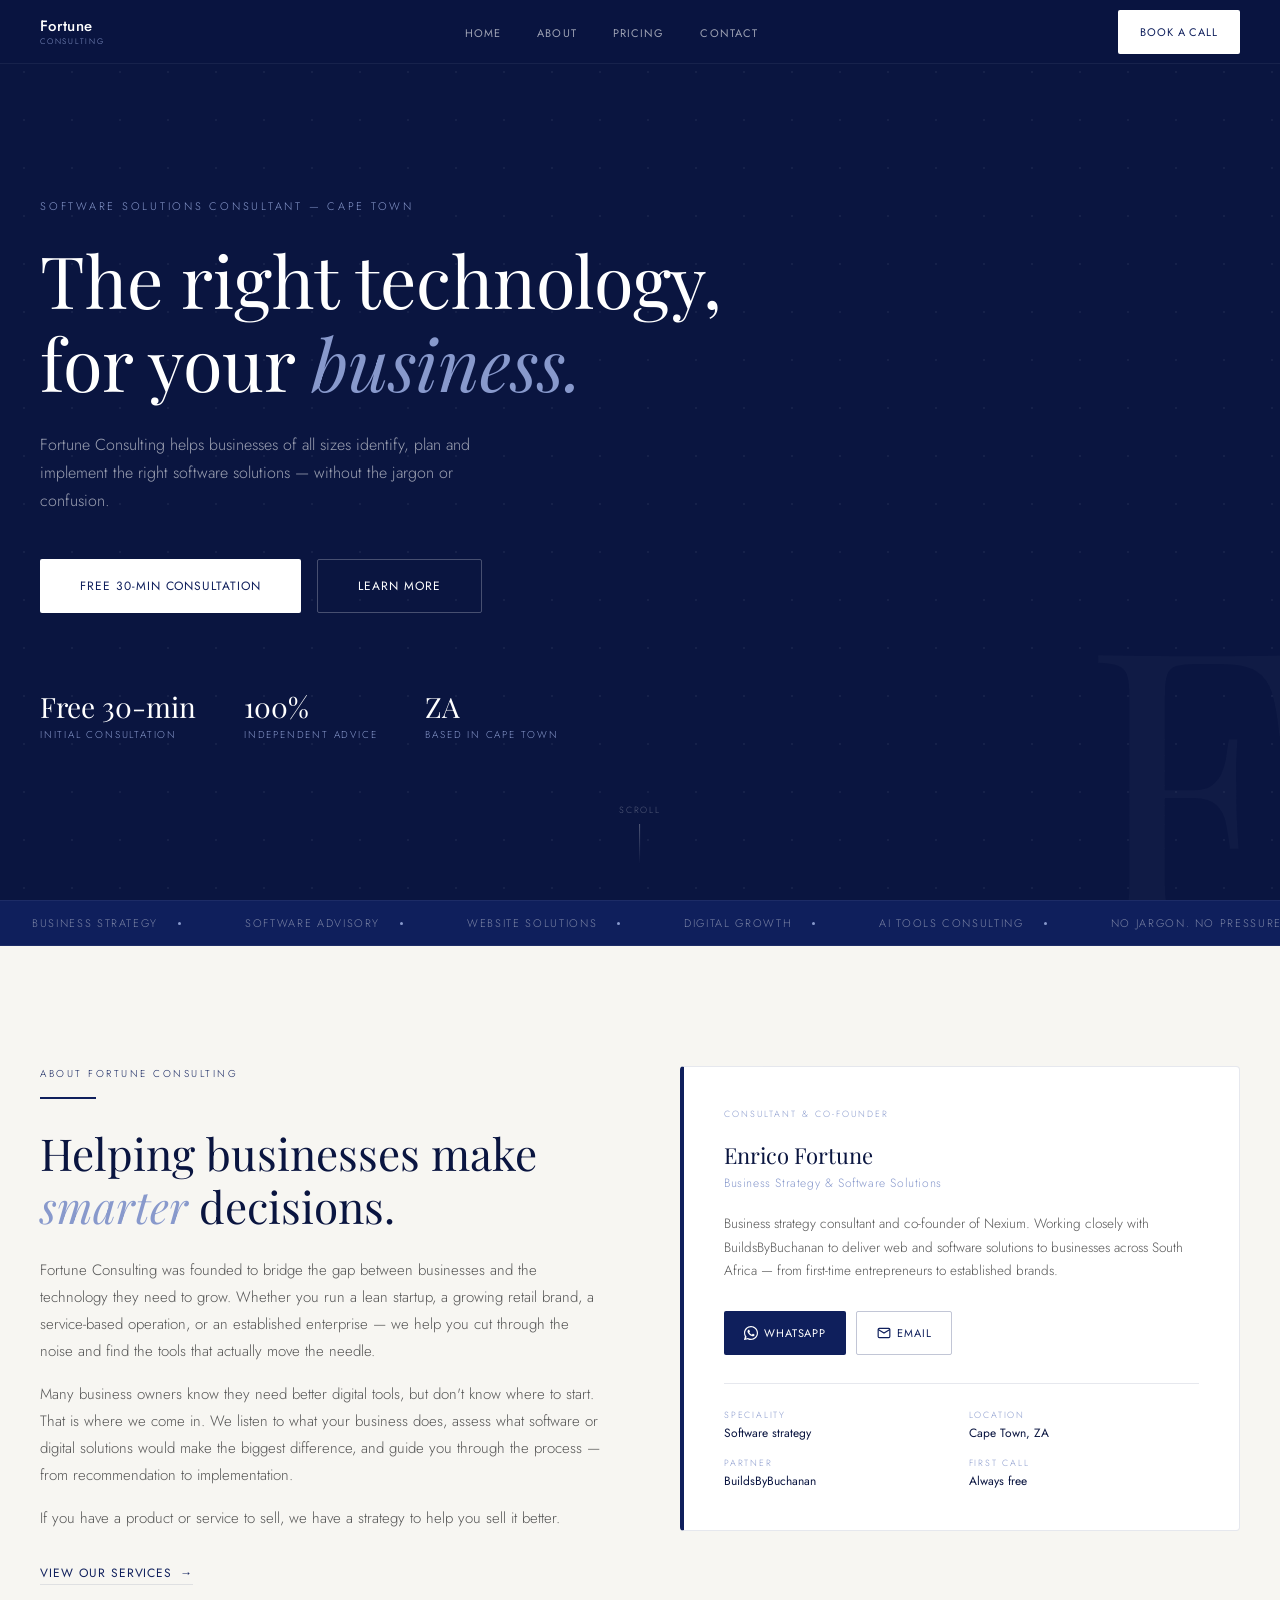
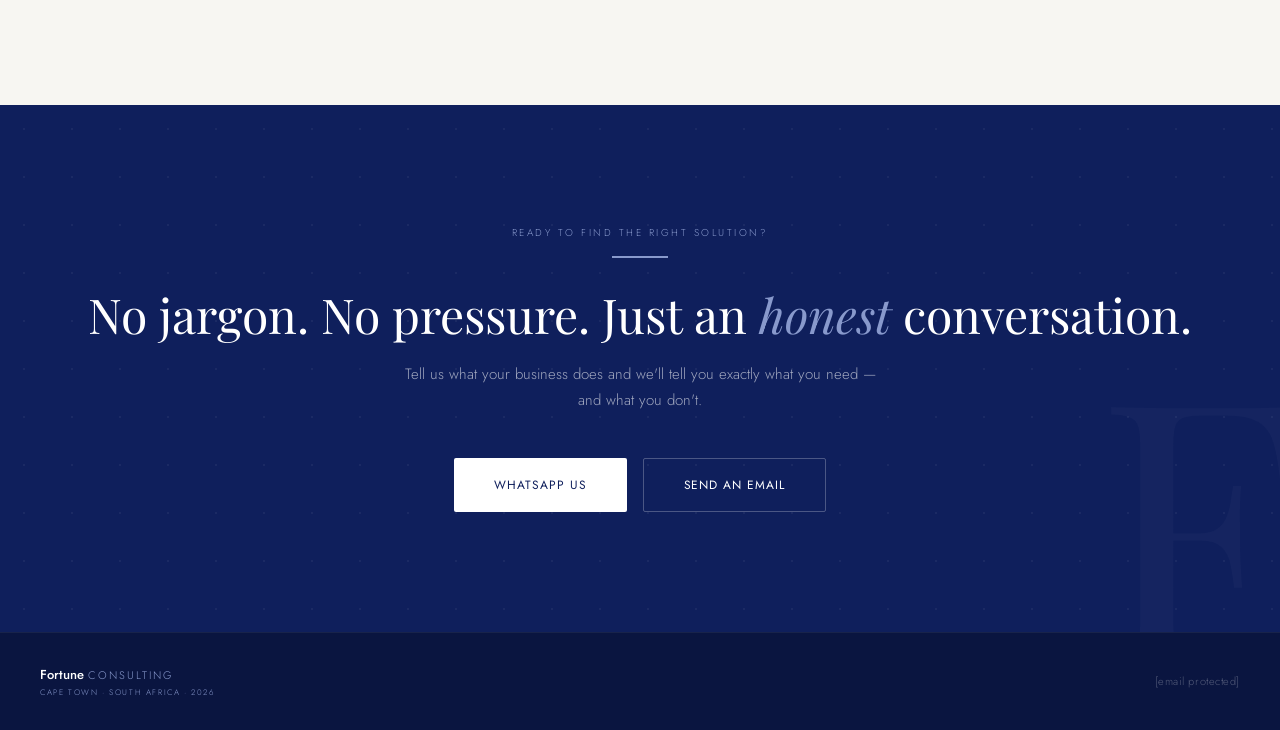
<file: index (2).html>
<!DOCTYPE html>
<html lang="en">
<head>
  <meta charset="UTF-8" />
  <meta name="viewport" content="width=device-width, initial-scale=1.0, viewport-fit=cover" />
  <title>Fortune Consulting — Software Solutions</title>
  <meta name="description" content="Fortune Consulting helps businesses identify, plan and implement the right software solutions — without the jargon or confusion." />
  <link rel="preconnect" href="https://fonts.googleapis.com" />
  <link rel="preconnect" href="https://fonts.gstatic.com" crossorigin />
  <link href="https://fonts.googleapis.com/css2?family=Playfair+Display:ital,wght@0,400;0,600;1,400;1,600&family=Jost:wght@300;400;500&display=swap" rel="stylesheet" />

  <style>
    /* ─── RESET & BASE ─── */
    *, *::before, *::after { box-sizing: border-box; margin: 0; padding: 0; }
    html { scroll-behavior: smooth; -webkit-tap-highlight-color: transparent; }
    body {
      font-family: 'Jost', sans-serif;
      font-weight: 300;
      color: #0a1540;
      background: #0a1540;
      overflow-x: hidden;
    }
    a { text-decoration: none; color: inherit; }
    img { max-width: 100%; display: block; }

    /* ─── CSS VARIABLES ─── */
    :root {
      --navy-deep:  #0a1540;
      --navy:       #0f1f5c;
      --navy-mid:   #1a2a6c;
      --navy-light: #2a3d8f;
      --accent:     #8899cc;
      --accent-light: #c5cfe8;
      --white:      #ffffff;
      --off-white:  #f7f6f2;
      --off-white-2: #eeecea;
      --text-mid:   #555555;
      --border:     rgba(15,31,92,0.1);
      --max-w:      1200px;
    }

    /* ─── SCROLLBAR ─── */
    ::-webkit-scrollbar { width: 5px; }
    ::-webkit-scrollbar-track { background: var(--navy-deep); }
    ::-webkit-scrollbar-thumb { background: var(--navy-light); border-radius: 2px; }

    /* ─── NAV ─── */
    nav {
      position: fixed;
      top: 0; left: 0; right: 0;
      z-index: 100;
      background: rgba(10,21,64,0.92);
      backdrop-filter: blur(12px);
      -webkit-backdrop-filter: blur(12px);
      border-bottom: 1px solid rgba(255,255,255,0.06);
      height: 64px;
      display: flex;
      align-items: center;
      padding: 0 40px;
    }
    .nav-inner {
      max-width: var(--max-w);
      width: 100%;
      margin: 0 auto;
      display: flex;
      align-items: center;
      justify-content: space-between;
    }
    .nav-logo {
      display: flex;
      flex-direction: column;
      cursor: pointer;
      user-select: none;
      -webkit-user-select: none;
    }
    .nav-logo .logo-main {
      font-family: 'Jost', sans-serif;
      font-weight: 500;
      font-size: 15px;
      color: var(--white);
      letter-spacing: 0.02em;
      line-height: 1;
    }
    .nav-logo .logo-sub {
      font-family: 'Jost', sans-serif;
      font-weight: 300;
      font-size: 8px;
      letter-spacing: 0.22em;
      text-transform: uppercase;
      color: var(--accent);
      line-height: 1;
      margin-top: 3px;
    }
    .nav-links {
      display: flex;
      align-items: center;
      gap: 36px;
      list-style: none;
    }
    .nav-links a {
      font-family: 'Jost', sans-serif;
      font-weight: 400;
      font-size: 11px;
      letter-spacing: 0.1em;
      text-transform: uppercase;
      color: rgba(255,255,255,0.6);
      transition: color 0.2s;
    }
    .nav-links a:hover { color: var(--white); }
    .nav-cta {
      background: var(--white);
      color: var(--navy);
      font-family: 'Jost', sans-serif;
      font-weight: 400;
      font-size: 11px;
      letter-spacing: 0.08em;
      text-transform: uppercase;
      padding: 10px 22px;
      border-radius: 2px;
      transition: background 0.2s, color 0.2s;
      min-height: 44px;
      display: flex;
      align-items: center;
    }
    .nav-cta:hover { background: var(--off-white); }

    /* Mobile nav */
    .hamburger {
      display: none;
      flex-direction: column;
      gap: 5px;
      cursor: pointer;
      padding: 8px;
      min-width: 44px;
      min-height: 44px;
      align-items: center;
      justify-content: center;
    }
    .hamburger span {
      display: block;
      width: 22px;
      height: 1.5px;
      background: var(--white);
      transition: transform 0.3s, opacity 0.3s;
    }
    .hamburger.open span:nth-child(1) { transform: translateY(6.5px) rotate(45deg); }
    .hamburger.open span:nth-child(2) { opacity: 0; }
    .hamburger.open span:nth-child(3) { transform: translateY(-6.5px) rotate(-45deg); }

    .mobile-menu {
      display: none;
      position: fixed;
      inset: 0;
      z-index: 99;
      background: var(--navy-deep);
      flex-direction: column;
      align-items: center;
      justify-content: center;
      gap: 32px;
      opacity: 0;
      pointer-events: none;
      transition: opacity 0.3s;
    }
    .mobile-menu.open { opacity: 1; pointer-events: all; }
    .mobile-menu a {
      font-family: 'Playfair Display', serif;
      font-size: 28px;
      color: var(--white);
      letter-spacing: 0.02em;
    }
    .mobile-menu a:hover { color: var(--accent); }
    .mobile-menu .mob-cta {
      margin-top: 16px;
      background: var(--white);
      color: var(--navy);
      font-family: 'Jost', sans-serif;
      font-weight: 400;
      font-size: 12px;
      letter-spacing: 0.1em;
      text-transform: uppercase;
      padding: 16px 36px;
      border-radius: 2px;
    }
    .mobile-menu .dot-grid-mob {
      position: absolute;
      inset: 0;
      background-image: radial-gradient(circle, rgba(255,255,255,0.04) 1px, transparent 1px);
      background-size: 32px 32px;
      pointer-events: none;
    }

    /* ─── HERO ─── */
    .hero {
      min-height: 100vh;
      background: var(--navy-deep);
      display: flex;
      align-items: center;
      position: relative;
      overflow: hidden;
      padding: 120px 40px 80px;
    }
    .hero .dot-grid {
      position: absolute;
      inset: 0;
      background-image: radial-gradient(circle, rgba(255,255,255,0.05) 1px, transparent 1px);
      background-size: 48px 48px;
      pointer-events: none;
    }
    .hero-watermark {
      position: absolute;
      bottom: -60px;
      right: -20px;
      font-family: 'Playfair Display', serif;
      font-size: clamp(200px, 30vw, 420px);
      color: rgba(255,255,255,0.022);
      line-height: 1;
      pointer-events: none;
      user-select: none;
      transition: color 0.6s;
    }
    .hero-watermark.easter-glow { color: rgba(136,153,204,0.08) !important; }

    .hero-inner {
      max-width: var(--max-w);
      width: 100%;
      margin: 0 auto;
      position: relative;
      z-index: 2;
    }
    .hero-eyebrow {
      font-family: 'Jost', sans-serif;
      font-weight: 300;
      font-size: 11px;
      letter-spacing: 0.25em;
      text-transform: uppercase;
      color: var(--accent);
      margin-bottom: 24px;
      opacity: 0;
      animation: fadeUp 0.8s 0.1s forwards;
    }
    .hero h1 {
      font-family: 'Playfair Display', serif;
      font-weight: 400;
      font-size: clamp(38px, 6vw, 72px);
      line-height: 1.15;
      color: var(--white);
      max-width: 720px;
      margin-bottom: 28px;
      opacity: 0;
      animation: fadeUp 0.8s 0.2s forwards;
    }
    .hero h1 em { font-style: italic; color: var(--accent); }
    .hero-desc {
      font-family: 'Jost', sans-serif;
      font-weight: 300;
      font-size: 16px;
      line-height: 1.75;
      color: rgba(255,255,255,0.6);
      max-width: 480px;
      margin-bottom: 44px;
      opacity: 0;
      animation: fadeUp 0.8s 0.3s forwards;
    }
    .hero-actions {
      display: flex;
      gap: 16px;
      flex-wrap: wrap;
      opacity: 0;
      animation: fadeUp 0.8s 0.4s forwards;
    }
    .btn-primary {
      background: var(--white);
      color: var(--navy);
      font-family: 'Jost', sans-serif;
      font-weight: 400;
      font-size: 12px;
      letter-spacing: 0.08em;
      text-transform: uppercase;
      padding: 17px 40px;
      border-radius: 2px;
      border: none;
      cursor: pointer;
      transition: background 0.2s, transform 0.15s;
      display: inline-flex;
      align-items: center;
      gap: 8px;
      min-height: 52px;
    }
    .btn-primary:hover { background: var(--off-white); transform: translateY(-1px); }
    .btn-primary:active { transform: translateY(0); }
    .btn-secondary {
      background: transparent;
      color: var(--white);
      font-family: 'Jost', sans-serif;
      font-weight: 400;
      font-size: 12px;
      letter-spacing: 0.08em;
      text-transform: uppercase;
      padding: 17px 40px;
      border-radius: 2px;
      border: 1px solid rgba(255,255,255,0.25);
      cursor: pointer;
      transition: border-color 0.2s, background 0.2s, transform 0.15s;
      display: inline-flex;
      align-items: center;
      gap: 8px;
      min-height: 52px;
    }
    .btn-secondary:hover { border-color: rgba(255,255,255,0.5); background: rgba(255,255,255,0.04); transform: translateY(-1px); }

    .hero-stats {
      margin-top: 80px;
      display: flex;
      gap: 48px;
      flex-wrap: wrap;
      opacity: 0;
      animation: fadeUp 0.8s 0.55s forwards;
    }
    .hero-stat-item {}
    .hero-stat-value {
      font-family: 'Playfair Display', serif;
      font-size: 28px;
      color: var(--white);
      line-height: 1;
    }
    .hero-stat-label {
      font-family: 'Jost', sans-serif;
      font-weight: 300;
      font-size: 10px;
      letter-spacing: 0.18em;
      text-transform: uppercase;
      color: var(--accent);
      margin-top: 6px;
    }

    .hero-scroll {
      position: absolute;
      bottom: 36px;
      left: 50%;
      transform: translateX(-50%);
      display: flex;
      flex-direction: column;
      align-items: center;
      gap: 8px;
      opacity: 0;
      animation: fadeIn 1s 1.2s forwards;
    }
    .hero-scroll span {
      font-family: 'Jost', sans-serif;
      font-weight: 300;
      font-size: 9px;
      letter-spacing: 0.2em;
      text-transform: uppercase;
      color: rgba(255,255,255,0.3);
    }
    .scroll-line {
      width: 1px;
      height: 40px;
      background: linear-gradient(to bottom, rgba(255,255,255,0.3), transparent);
      animation: scrollPulse 2s ease-in-out infinite;
    }

    /* ─── TICKER ─── */
    .ticker-wrap {
      background: var(--navy);
      border-top: 1px solid rgba(255,255,255,0.06);
      border-bottom: 1px solid rgba(255,255,255,0.06);
      overflow: hidden;
      padding: 14px 0;
    }
    .ticker-track {
      display: flex;
      gap: 0;
      animation: ticker 28s linear infinite;
      white-space: nowrap;
    }
    .ticker-item {
      display: inline-flex;
      align-items: center;
      gap: 20px;
      padding: 0 32px;
      font-family: 'Jost', sans-serif;
      font-weight: 300;
      font-size: 11px;
      letter-spacing: 0.15em;
      text-transform: uppercase;
      color: rgba(255,255,255,0.45);
    }
    .ticker-dot {
      width: 3px;
      height: 3px;
      border-radius: 50%;
      background: var(--accent);
      flex-shrink: 0;
    }

    /* ─── ABOUT ─── */
    .about {
      background: var(--off-white);
      padding: 120px 40px;
    }
    .about-inner {
      max-width: var(--max-w);
      margin: 0 auto;
      display: grid;
      grid-template-columns: 1fr 1fr;
      gap: 80px;
      align-items: start;
    }
    .section-eyebrow {
      font-family: 'Jost', sans-serif;
      font-weight: 300;
      font-size: 10px;
      letter-spacing: 0.25em;
      text-transform: uppercase;
      color: var(--navy);
      margin-bottom: 16px;
    }
    .section-divider {
      width: 56px;
      height: 2px;
      background: var(--navy);
      margin-bottom: 28px;
    }
    .about h2 {
      font-family: 'Playfair Display', serif;
      font-weight: 400;
      font-size: clamp(28px, 4vw, 44px);
      line-height: 1.2;
      color: var(--navy-deep);
      margin-bottom: 24px;
    }
    .about h2 em { font-style: italic; color: var(--accent); }
    .about-body p {
      font-family: 'Jost', sans-serif;
      font-weight: 300;
      font-size: 15px;
      line-height: 1.8;
      color: var(--text-mid);
      margin-bottom: 16px;
    }
    .about-link {
      display: inline-flex;
      align-items: center;
      gap: 8px;
      font-family: 'Jost', sans-serif;
      font-weight: 400;
      font-size: 12px;
      letter-spacing: 0.08em;
      text-transform: uppercase;
      color: var(--navy);
      margin-top: 16px;
      border-bottom: 1px solid var(--border);
      padding-bottom: 2px;
      transition: border-color 0.2s;
    }
    .about-link:hover { border-color: var(--navy); }
    .about-link .arrow { transition: transform 0.2s; }
    .about-link:hover .arrow { transform: translateX(4px); }

    .about-card {
      background: var(--white);
      border: 1px solid var(--border);
      border-left: 4px solid var(--navy);
      padding: 40px;
      border-radius: 4px;
    }
    .card-label {
      font-family: 'Jost', sans-serif;
      font-weight: 300;
      font-size: 9px;
      letter-spacing: 0.22em;
      text-transform: uppercase;
      color: var(--accent);
      margin-bottom: 20px;
    }
    .card-name {
      font-family: 'Playfair Display', serif;
      font-weight: 400;
      font-size: 22px;
      color: var(--navy-deep);
      margin-bottom: 4px;
    }
    .card-title {
      font-family: 'Jost', sans-serif;
      font-weight: 300;
      font-size: 12px;
      color: var(--accent);
      letter-spacing: 0.05em;
      margin-bottom: 20px;
    }
    .card-bio {
      font-family: 'Jost', sans-serif;
      font-weight: 300;
      font-size: 13.5px;
      line-height: 1.75;
      color: var(--text-mid);
      margin-bottom: 28px;
    }
    .card-actions {
      display: flex;
      gap: 10px;
      flex-wrap: wrap;
      margin-bottom: 28px;
    }
    .card-btn {
      background: var(--navy);
      color: var(--white);
      font-family: 'Jost', sans-serif;
      font-weight: 400;
      font-size: 11px;
      letter-spacing: 0.08em;
      text-transform: uppercase;
      padding: 12px 20px;
      border-radius: 2px;
      border: none;
      cursor: pointer;
      transition: background 0.2s, transform 0.15s;
      min-height: 44px;
      display: inline-flex;
      align-items: center;
      gap: 6px;
    }
    .card-btn:hover { background: var(--navy-light); transform: translateY(-1px); }
    .card-btn:active { transform: translateY(0); }
    .card-btn.outline {
      background: transparent;
      color: var(--navy);
      border: 1px solid rgba(15,31,92,0.25);
    }
    .card-btn.outline:hover { background: rgba(15,31,92,0.04); }
    .card-meta {
      display: grid;
      grid-template-columns: 1fr 1fr;
      gap: 14px;
      border-top: 1px solid var(--border);
      padding-top: 24px;
    }
    .meta-item {}
    .meta-key {
      font-family: 'Jost', sans-serif;
      font-weight: 300;
      font-size: 9px;
      letter-spacing: 0.2em;
      text-transform: uppercase;
      color: var(--accent);
      margin-bottom: 3px;
    }
    .meta-val {
      font-family: 'Jost', sans-serif;
      font-weight: 400;
      font-size: 12px;
      color: var(--navy-deep);
    }

    /* ─── CTA SECTION ─── */
    .cta-section {
      background: var(--navy);
      padding: 120px 40px;
      position: relative;
      overflow: hidden;
    }
    .cta-section .dot-grid {
      position: absolute;
      inset: 0;
      background-image: radial-gradient(circle, rgba(255,255,255,0.05) 1px, transparent 1px);
      background-size: 48px 48px;
      pointer-events: none;
    }
    .cta-section .wm {
      position: absolute;
      bottom: -60px;
      right: -20px;
      font-family: 'Playfair Display', serif;
      font-size: clamp(180px, 28vw, 380px);
      color: rgba(255,255,255,0.022);
      line-height: 1;
      pointer-events: none;
    }
    .cta-inner {
      max-width: var(--max-w);
      margin: 0 auto;
      position: relative;
      z-index: 2;
      text-align: center;
    }
    .cta-inner .section-eyebrow { color: var(--accent); }
    .cta-inner .section-divider { background: var(--accent); margin: 0 auto 28px; }
    .cta-inner h2 {
      font-family: 'Playfair Display', serif;
      font-weight: 400;
      font-size: clamp(28px, 4vw, 48px);
      line-height: 1.2;
      color: var(--white);
      margin-bottom: 18px;
    }
    .cta-inner h2 em { font-style: italic; color: var(--accent); }
    .cta-inner p {
      font-family: 'Jost', sans-serif;
      font-weight: 300;
      font-size: 15px;
      line-height: 1.75;
      color: rgba(255,255,255,0.6);
      max-width: 480px;
      margin: 0 auto 44px;
    }
    .cta-actions {
      display: flex;
      gap: 16px;
      justify-content: center;
      flex-wrap: wrap;
    }

    /* ─── FOOTER ─── */
    footer {
      background: var(--navy-deep);
      border-top: 1px solid rgba(255,255,255,0.06);
      padding: 32px 40px;
    }
    .footer-inner {
      max-width: var(--max-w);
      margin: 0 auto;
      display: flex;
      align-items: center;
      justify-content: space-between;
      flex-wrap: wrap;
      gap: 16px;
    }
    .footer-logo .logo-main {
      font-family: 'Jost', sans-serif;
      font-weight: 500;
      font-size: 13px;
      color: var(--white);
    }
    .footer-logo .logo-sub {
      font-family: 'Jost', sans-serif;
      font-weight: 300;
      font-size: 8px;
      letter-spacing: 0.2em;
      text-transform: uppercase;
      color: var(--accent);
      margin-top: 2px;
    }
    .footer-copy {
      font-family: 'Jost', sans-serif;
      font-weight: 300;
      font-size: 11px;
      color: rgba(255,255,255,0.3);
      letter-spacing: 0.05em;
      cursor: default;
    }
    .footer-copy:hover { color: rgba(255,255,255,0.5); }

    /* ─── WHATSAPP MODAL ─── */
    .modal-overlay {
      position: fixed;
      inset: 0;
      z-index: 200;
      background: rgba(10,21,64,0.7);
      backdrop-filter: blur(4px);
      -webkit-backdrop-filter: blur(4px);
      display: flex;
      align-items: center;
      justify-content: center;
      padding: 24px;
      opacity: 0;
      pointer-events: none;
      transition: opacity 0.25s;
    }
    .modal-overlay.open { opacity: 1; pointer-events: all; }
    .modal-box {
      background: var(--white);
      border-radius: 4px;
      padding: 40px;
      max-width: 400px;
      width: 100%;
      position: relative;
      transform: translateY(16px);
      transition: transform 0.25s;
      border-left: 4px solid var(--navy);
    }
    .modal-overlay.open .modal-box { transform: translateY(0); }
    .modal-close {
      position: absolute;
      top: 16px; right: 16px;
      background: none;
      border: none;
      cursor: pointer;
      font-size: 18px;
      color: var(--text-mid);
      padding: 8px;
      min-width: 44px;
      min-height: 44px;
      display: flex;
      align-items: center;
      justify-content: center;
    }
    .modal-title {
      font-family: 'Playfair Display', serif;
      font-size: 22px;
      color: var(--navy-deep);
      margin-bottom: 8px;
    }
    .modal-desc {
      font-family: 'Jost', sans-serif;
      font-weight: 300;
      font-size: 13px;
      line-height: 1.7;
      color: var(--text-mid);
      margin-bottom: 28px;
    }
    .modal-btn {
      display: flex;
      align-items: center;
      justify-content: center;
      gap: 8px;
      width: 100%;
      padding: 15px 20px;
      border-radius: 2px;
      font-family: 'Jost', sans-serif;
      font-weight: 400;
      font-size: 12px;
      letter-spacing: 0.07em;
      text-transform: uppercase;
      cursor: pointer;
      border: none;
      transition: background 0.2s, transform 0.15s;
      margin-bottom: 10px;
      min-height: 52px;
      text-decoration: none;
    }
    .modal-btn:active { transform: scale(0.98); }
    .modal-btn.primary { background: var(--navy); color: var(--white); }
    .modal-btn.primary:hover { background: var(--navy-mid); }
    .modal-btn.outline { background: transparent; color: var(--navy); border: 1px solid var(--border); }
    .modal-btn.outline:hover { background: rgba(15,31,92,0.04); }
    .modal-divider {
      display: flex;
      align-items: center;
      gap: 12px;
      margin: 16px 0;
      font-family: 'Jost', sans-serif;
      font-weight: 300;
      font-size: 11px;
      color: rgba(15,31,92,0.3);
      letter-spacing: 0.1em;
    }
    .modal-divider::before, .modal-divider::after {
      content: '';
      flex: 1;
      height: 1px;
      background: var(--border);
    }
    .copy-row {
      display: flex;
      align-items: center;
      gap: 10px;
      border: 1px solid var(--border);
      border-radius: 2px;
      padding: 12px 14px;
      margin-bottom: 10px;
    }
    .copy-value {
      font-family: 'Jost', sans-serif;
      font-weight: 300;
      font-size: 13px;
      color: var(--navy-deep);
      flex: 1;
    }
    .copy-btn {
      background: var(--navy);
      color: var(--white);
      font-family: 'Jost', sans-serif;
      font-size: 10px;
      font-weight: 400;
      letter-spacing: 0.08em;
      text-transform: uppercase;
      padding: 8px 14px;
      border-radius: 2px;
      border: none;
      cursor: pointer;
      min-height: 36px;
      transition: background 0.2s;
      flex-shrink: 0;
    }
    .copy-btn:hover { background: var(--navy-mid); }
    .copy-btn.copied { background: #2a7a4a; }

    /* ─── EMAIL MODAL ─── */
    #emailModal .modal-btn.gmail { background: #EA4335; color: #fff; }
    #emailModal .modal-btn.gmail:hover { background: #c5221f; }
    #emailModal .modal-btn.outlook { background: #0078D4; color: #fff; }
    #emailModal .modal-btn.outlook:hover { background: #005fa3; }

    /* ─── TOAST ─── */
    .toast {
      position: fixed;
      bottom: 32px;
      left: 50%;
      transform: translateX(-50%) translateY(80px);
      z-index: 300;
      background: var(--navy-deep);
      color: var(--white);
      font-family: 'Jost', sans-serif;
      font-weight: 300;
      font-size: 13px;
      letter-spacing: 0.04em;
      padding: 14px 28px;
      border-radius: 2px;
      border-left: 3px solid var(--accent);
      box-shadow: 0 8px 32px rgba(0,0,0,0.3);
      opacity: 0;
      pointer-events: none;
      transition: transform 0.35s cubic-bezier(0.34, 1.56, 0.64, 1), opacity 0.35s;
      white-space: nowrap;
    }
    .toast.show { transform: translateX(-50%) translateY(0); opacity: 1; }

    /* ─── ANIMATIONS ─── */
    @keyframes fadeUp {
      from { opacity: 0; transform: translateY(20px); }
      to   { opacity: 1; transform: translateY(0); }
    }
    @keyframes fadeIn {
      from { opacity: 0; }
      to   { opacity: 1; }
    }
    @keyframes ticker {
      from { transform: translateX(0); }
      to   { transform: translateX(-50%); }
    }
    @keyframes scrollPulse {
      0%, 100% { opacity: 0.3; transform: scaleY(1); }
      50% { opacity: 0.7; transform: scaleY(1.2); }
    }
    @keyframes konami {
      0%   { box-shadow: 0 0 0 0 rgba(136,153,204,0); }
      50%  { box-shadow: 0 0 60px 20px rgba(136,153,204,0.15); }
      100% { box-shadow: 0 0 0 0 rgba(136,153,204,0); }
    }

    /* Scroll reveal */
    .reveal {
      opacity: 0;
      transform: translateY(28px);
      transition: opacity 0.7s ease, transform 0.7s ease;
    }
    .reveal.visible { opacity: 1; transform: none; }

    /* ─── RESPONSIVE ─── */
    @media (max-width: 900px) {
      nav { padding: 0 20px; }
      .nav-links, .nav-cta { display: none; }
      .hamburger { display: flex; }
      .mobile-menu { display: flex; }
      .hero { padding: 100px 20px 60px; }
      .hero-stats { gap: 32px; margin-top: 48px; }
      .about { padding: 80px 20px; }
      .about-inner { grid-template-columns: 1fr; gap: 48px; }
      .cta-section { padding: 80px 20px; }
      footer { padding: 28px 20px; }
      .footer-inner { flex-direction: column; align-items: flex-start; }
    }
    @media (max-width: 480px) {
      .hero h1 { font-size: 32px; }
      .hero-actions { flex-direction: column; }
      .btn-primary, .btn-secondary { width: 100%; justify-content: center; }
      .card-actions { flex-direction: column; }
      .card-btn { width: 100%; justify-content: center; }
      .cta-actions { flex-direction: column; }
      .modal-box { padding: 28px 20px; }
    }
  </style>
</head>
<body>

  <!-- ─── NAV ─── -->
  <nav>
    <div class="nav-inner">
      <div class="nav-logo" id="navLogo">
        <span class="logo-main">Fortune</span>
        <span class="logo-sub">Consulting</span>
      </div>
      <ul class="nav-links">
        <li><a href="#home">Home</a></li>
        <li><a href="#about">About</a></li>
        <li><a href="pricing.html">Pricing</a></li>
        <li><a href="#contact">Contact</a></li>
      </ul>
      <a href="https://wa.me/27815648219" class="nav-cta" target="_blank" rel="noopener">Book a call</a>
      <div class="hamburger" id="hamburger" aria-label="Open menu">
        <span></span><span></span><span></span>
      </div>
    </div>
  </nav>

  <!-- ─── MOBILE MENU ─── -->
  <div class="mobile-menu" id="mobileMenu">
    <div class="dot-grid-mob"></div>
    <a href="#home" onclick="closeMobile()">Home</a>
    <a href="#about" onclick="closeMobile()">About</a>
    <a href="pricing.html">Pricing</a>
    <a href="#contact" onclick="closeMobile()">Contact</a>
    <a href="https://wa.me/27815648219" class="mob-cta" target="_blank" rel="noopener">Book a call</a>
  </div>

  <!-- ─── HERO ─── -->
  <section class="hero" id="home">
    <div class="dot-grid"></div>
    <div class="hero-watermark" id="heroWatermark">F</div>
    <div class="hero-inner">
      <div class="hero-eyebrow">Software Solutions Consultant — Cape Town</div>
      <h1>The right technology, for your <em>business.</em></h1>
      <p class="hero-desc">Fortune Consulting helps businesses of all sizes identify, plan and implement the right software solutions — without the jargon or confusion.</p>
      <div class="hero-actions">
        <a href="https://wa.me/27815648219" class="btn-primary" target="_blank" rel="noopener">Free 30-min consultation</a>
        <a href="#about" class="btn-secondary">Learn more</a>
      </div>
      <div class="hero-stats">
        <div class="hero-stat-item">
          <div class="hero-stat-value">Free 30-min</div>
          <div class="hero-stat-label">Initial consultation</div>
        </div>
        <div class="hero-stat-item">
          <div class="hero-stat-value">100%</div>
          <div class="hero-stat-label">Independent advice</div>
        </div>
        <div class="hero-stat-item">
          <div class="hero-stat-value">ZA</div>
          <div class="hero-stat-label">Based in Cape Town</div>
        </div>
      </div>
    </div>
    <div class="hero-scroll">
      <span>Scroll</span>
      <div class="scroll-line"></div>
    </div>
  </section>

  <!-- ─── TICKER ─── -->
  <div class="ticker-wrap" aria-hidden="true">
    <div class="ticker-track">
      <!-- Two copies for seamless loop -->
      <span class="ticker-item">Business strategy <span class="ticker-dot"></span></span>
      <span class="ticker-item">Software advisory <span class="ticker-dot"></span></span>
      <span class="ticker-item">Website solutions <span class="ticker-dot"></span></span>
      <span class="ticker-item">Digital growth <span class="ticker-dot"></span></span>
      <span class="ticker-item">AI tools consulting <span class="ticker-dot"></span></span>
      <span class="ticker-item">No jargon. No pressure. <span class="ticker-dot"></span></span>
      <span class="ticker-item">Business strategy <span class="ticker-dot"></span></span>
      <span class="ticker-item">Software advisory <span class="ticker-dot"></span></span>
      <span class="ticker-item">Website solutions <span class="ticker-dot"></span></span>
      <span class="ticker-item">Digital growth <span class="ticker-dot"></span></span>
      <span class="ticker-item">AI tools consulting <span class="ticker-dot"></span></span>
      <span class="ticker-item">No jargon. No pressure. <span class="ticker-dot"></span></span>
    </div>
  </div>

  <!-- ─── ABOUT ─── -->
  <section class="about" id="about">
    <div class="about-inner">
      <div class="about-body reveal">
        <div class="section-eyebrow">About Fortune Consulting</div>
        <div class="section-divider"></div>
        <h2>Helping businesses make <em>smarter</em> decisions.</h2>
        <p>Fortune Consulting was founded to bridge the gap between businesses and the technology they need to grow. Whether you run a lean startup, a growing retail brand, a service-based operation, or an established enterprise — we help you cut through the noise and find the tools that actually move the needle.</p>
        <p>Many business owners know they need better digital tools, but don't know where to start. That is where we come in. We listen to what your business does, assess what software or digital solutions would make the biggest difference, and guide you through the process — from recommendation to implementation.</p>
        <p>If you have a product or service to sell, we have a strategy to help you sell it better.</p>
        <a href="pricing.html" class="about-link">View our services <span class="arrow">→</span></a>
      </div>
      <div class="reveal" style="transition-delay: 0.15s;">
        <div class="about-card" id="contactSection">
          <div class="card-label">Consultant & Co-Founder</div>
          <div class="card-name">Enrico Fortune</div>
          <div class="card-title">Business Strategy & Software Solutions</div>
          <p class="card-bio">Business strategy consultant and co-founder of Nexium. Working closely with BuildsByBuchanan to deliver web and software solutions to businesses across South Africa — from first-time entrepreneurs to established brands.</p>
          <div class="card-actions">
            <a href="https://wa.me/27815648219" class="card-btn" target="_blank" rel="noopener">
              <svg width="14" height="14" viewBox="0 0 24 24" fill="currentColor"><path d="M17.472 14.382c-.297-.149-1.758-.867-2.03-.967-.273-.099-.471-.148-.67.15-.197.297-.767.966-.94 1.164-.173.199-.347.223-.644.075-.297-.15-1.255-.463-2.39-1.475-.883-.788-1.48-1.761-1.653-2.059-.173-.297-.018-.458.13-.606.134-.133.298-.347.446-.52.149-.174.198-.298.298-.497.099-.198.05-.371-.025-.52-.075-.149-.669-1.612-.916-2.207-.242-.579-.487-.5-.669-.51-.173-.008-.371-.01-.57-.01-.198 0-.52.074-.792.372-.272.297-1.04 1.016-1.04 2.479 0 1.462 1.065 2.875 1.213 3.074.149.198 2.096 3.2 5.077 4.487.709.306 1.262.489 1.694.625.712.227 1.36.195 1.871.118.571-.085 1.758-.719 2.006-1.413.248-.694.248-1.289.173-1.413-.074-.124-.272-.198-.57-.347z"/><path d="M12 0C5.373 0 0 5.373 0 12c0 2.12.55 4.11 1.512 5.843L.057 23.428a.5.5 0 00.609.61l5.68-1.49A11.954 11.954 0 0012 24c6.627 0 12-5.373 12-12S18.627 0 12 0zm0 22c-1.95 0-3.78-.5-5.375-1.375L3.5 21.5l.894-3.063A10 10 0 0112 2c5.523 0 10 4.477 10 10s-4.477 10-10 10z"/></svg>
              WhatsApp
            </a>
            <button class="card-btn outline" onclick="openEmailModal()">
              <svg width="14" height="14" viewBox="0 0 24 24" fill="none" stroke="currentColor" stroke-width="2"><path d="M4 4h16c1.1 0 2 .9 2 2v12c0 1.1-.9 2-2 2H4c-1.1 0-2-.9-2-2V6c0-1.1.9-2 2-2z"/><polyline points="22,6 12,12 2,6"/></svg>
              Email
            </button>
          </div>
          <div class="card-meta">
            <div class="meta-item">
              <div class="meta-key">Speciality</div>
              <div class="meta-val">Software strategy</div>
            </div>
            <div class="meta-item">
              <div class="meta-key">Location</div>
              <div class="meta-val">Cape Town, ZA</div>
            </div>
            <div class="meta-item">
              <div class="meta-key">Partner</div>
              <div class="meta-val">BuildsByBuchanan</div>
            </div>
            <div class="meta-item">
              <div class="meta-key">First call</div>
              <div class="meta-val">Always free</div>
            </div>
          </div>
        </div>
      </div>
    </div>
  </section>

  <!-- ─── CTA ─── -->
  <section class="cta-section" id="contact">
    <div class="dot-grid"></div>
    <div class="wm">F</div>
    <div class="cta-inner reveal">
      <div class="section-eyebrow">Ready to find the right solution?</div>
      <div class="section-divider"></div>
      <h2>No jargon. No pressure. Just an <em>honest</em> conversation.</h2>
      <p>Tell us what your business does and we'll tell you exactly what you need — and what you don't.</p>
      <div class="cta-actions">
        <a href="https://wa.me/27815648219" class="btn-primary" target="_blank" rel="noopener">WhatsApp us</a>
        <button class="btn-secondary" onclick="openEmailModal()">Send an email</button>
      </div>
    </div>
  </section>

  <!-- ─── FOOTER ─── -->
  <footer>
    <div class="footer-inner">
      <div class="footer-logo">
        <div class="logo-main">Fortune <span style="font-weight:300;color:var(--accent);font-size:11px;letter-spacing:0.18em;">CONSULTING</span></div>
        <div class="logo-sub">Cape Town · South Africa · 2026</div>
      </div>
      <div class="footer-copy" id="footerCopy"><a href="/cdn-cgi/l/email-protection" class="__cf_email__" data-cfemail="5e3a27323f303038312c2a2b303b1e39333f3732703d3133">[email&#160;protected]</a></div>
    </div>
  </footer>

  <!-- ─── WHATSAPP MODAL (kept for reference, not used on this page) ─── -->

  <!-- ─── EMAIL MODAL ─── -->
  <div class="modal-overlay" id="emailModal" onclick="handleOverlayClick(event,'emailModal')">
    <div class="modal-box">
      <button class="modal-close" onclick="closeModal('emailModal')" aria-label="Close">✕</button>
      <div class="modal-title">Send an Email</div>
      <p class="modal-desc">Open in your preferred email client, or copy the address and paste it wherever you need it.</p>
      <a class="modal-btn gmail" href="https://mail.google.com/mail/?view=cm&to=dylannfortune@gmail.com" target="_blank" rel="noopener">
        <svg width="16" height="16" viewBox="0 0 24 24" fill="currentColor"><path d="M20 4H4c-1.1 0-2 .9-2 2v12c0 1.1.9 2 2 2h16c1.1 0 2-.9 2-2V6c0-1.1-.9-2-2-2zm0 4l-8 5-8-5V6l8 5 8-5v2z"/></svg>
        Open in Gmail
      </a>
      <a class="modal-btn outlook" href="https://outlook.live.com/mail/0/deeplink/compose?to=dylannfortune@gmail.com" target="_blank" rel="noopener">
        <svg width="16" height="16" viewBox="0 0 24 24" fill="currentColor"><path d="M20 4H4c-1.1 0-2 .9-2 2v12c0 1.1.9 2 2 2h16c1.1 0 2-.9 2-2V6c0-1.1-.9-2-2-2zm0 4l-8 5-8-5V6l8 5 8-5v2z"/></svg>
        Open in Outlook Web
      </a>
      <a class="modal-btn outline" href="/cdn-cgi/l/email-protection#3b5f42575a55555d54494f4e555e7b5c565a525715585456">
        <svg width="14" height="14" viewBox="0 0 24 24" fill="none" stroke="currentColor" stroke-width="2"><path d="M4 4h16c1.1 0 2 .9 2 2v12c0 1.1-.9 2-2 2H4c-1.1 0-2-.9-2-2V6c0-1.1.9-2 2-2z"/><polyline points="22,6 12,12 2,6"/></svg>
        Open Mail App
      </a>
      <div class="modal-divider">or copy address</div>
      <div class="copy-row">
        <span class="copy-value"><a href="/cdn-cgi/l/email-protection" class="__cf_email__" data-cfemail="6d0914010c03030b021f191803082d0a000c0401430e0200">[email&#160;protected]</a></span>
        <button class="copy-btn" onclick="copyEmail(this)">Copy</button>
      </div>
    </div>
  </div>

  <!-- ─── TOAST ─── -->
  <div class="toast" id="toast"></div>
  <div class="toast" id="toast"></div>

  <script>
    // ─── HAMBURGER ───
    const ham = document.getElementById('hamburger');
    const mob = document.getElementById('mobileMenu');
    ham.addEventListener('click', () => {
      ham.classList.toggle('open');
      mob.classList.toggle('open');
      document.body.style.overflow = mob.classList.contains('open') ? 'hidden' : '';
    });
    function closeMobile() {
      ham.classList.remove('open');
      mob.classList.remove('open');
      document.body.style.overflow = '';
    }

    // ─── MODAL ───
    function openEmailModal() {
      document.getElementById('emailModal').classList.add('open');
      document.body.style.overflow = 'hidden';
    }
    function closeModal(id) {
      document.getElementById(id).classList.remove('open');
      document.body.style.overflow = '';
    }
    function handleOverlayClick(e, id) {
      if (e.target === document.getElementById(id)) closeModal(id);
    }
    document.addEventListener('keydown', e => {
      if (e.key === 'Escape') {
        document.querySelectorAll('.modal-overlay.open').forEach(m => {
          m.classList.remove('open');
          document.body.style.overflow = '';
        });
      }
    });

    // ─── COPY EMAIL ───
    function copyEmail(btn) {
      navigator.clipboard.writeText('dylannfortune@gmail.com').then(() => {
        btn.textContent = 'Copied!';
        btn.classList.add('copied');
        setTimeout(() => {
          btn.textContent = 'Copy';
          btn.classList.remove('copied');
        }, 2000);
      });
    }

    // ─── TOAST ───
    function showToast(msg, duration = 3000) {
      const t = document.getElementById('toast');
      t.textContent = msg;
      t.classList.add('show');
      setTimeout(() => t.classList.remove('show'), duration);
    }

    // ─── SCROLL REVEAL ───
    const ro = new IntersectionObserver(entries => {
      entries.forEach(e => { if (e.isIntersecting) { e.target.classList.add('visible'); ro.unobserve(e.target); } });
    }, { threshold: 0.15 });
    document.querySelectorAll('.reveal').forEach(el => ro.observe(el));

    // ─── EASTER EGGS ───

    // 1. Konami code → branded toast
    const konami = ['ArrowUp','ArrowUp','ArrowDown','ArrowDown','ArrowLeft','ArrowRight','ArrowLeft','ArrowRight','b','a'];
    let kIdx = 0;
    document.addEventListener('keydown', e => {
      if (e.key === konami[kIdx]) {
        kIdx++;
        if (kIdx === konami.length) {
          kIdx = 0;
          document.body.style.animation = 'konami 1.2s ease';
          setTimeout(() => document.body.style.animation = '', 1200);
          showToast('Consultant mode activated.', 3500);
        }
      } else kIdx = 0;
    });

    // 2. Triple-click the "F" watermark → accent glow
    const wm = document.getElementById('heroWatermark');
    let wmClicks = 0, wmTimer;
    wm.addEventListener('click', () => {
      wmClicks++;
      clearTimeout(wmTimer);
      wmTimer = setTimeout(() => wmClicks = 0, 600);
      if (wmClicks >= 3) {
        wmClicks = 0;
        wm.classList.add('easter-glow');
        showToast('Fortune Consulting · Cape Town · 2026');
        setTimeout(() => wm.classList.remove('easter-glow'), 2000);
      }
    });

    // 3. Footer triple-click → founder message
    let fcClicks = 0, fcTimer;
    document.getElementById('footerCopy').addEventListener('click', () => {
      fcClicks++;
      clearTimeout(fcTimer);
      fcTimer = setTimeout(() => fcClicks = 0, 700);
      if (fcClicks >= 3) {
        fcClicks = 0;
        showToast('Built by Enrico Fortune. No jargon. No pressure.', 4000);
      }
    });

    // 4. Type "fortune" anywhere → subtle ripple toast
    let secretBuf = '';
    document.addEventListener('keypress', e => {
      if (document.activeElement.tagName === 'INPUT' || document.activeElement.tagName === 'TEXTAREA') return;
      secretBuf += e.key.toLowerCase();
      if (secretBuf.length > 10) secretBuf = secretBuf.slice(-10);
      if (secretBuf.endsWith('fortune')) {
        secretBuf = '';
        showToast('"The right technology, for your business."', 3500);
      }
    });

    // 5. Nav logo long press (mobile) → founder tooltip
    const navLogo = document.querySelector('.nav-logo');
    let navLogoPress;
    navLogo.addEventListener('touchstart', () => {
      navLogoPress = setTimeout(() => {
        showToast('Founded by Dylan Fortune · Cape Town · 2026', 3000);
      }, 800);
    }, { passive: true });
    navLogo.addEventListener('touchend', () => clearTimeout(navLogoPress), { passive: true });
  </script>

</body>
</html>
</file>
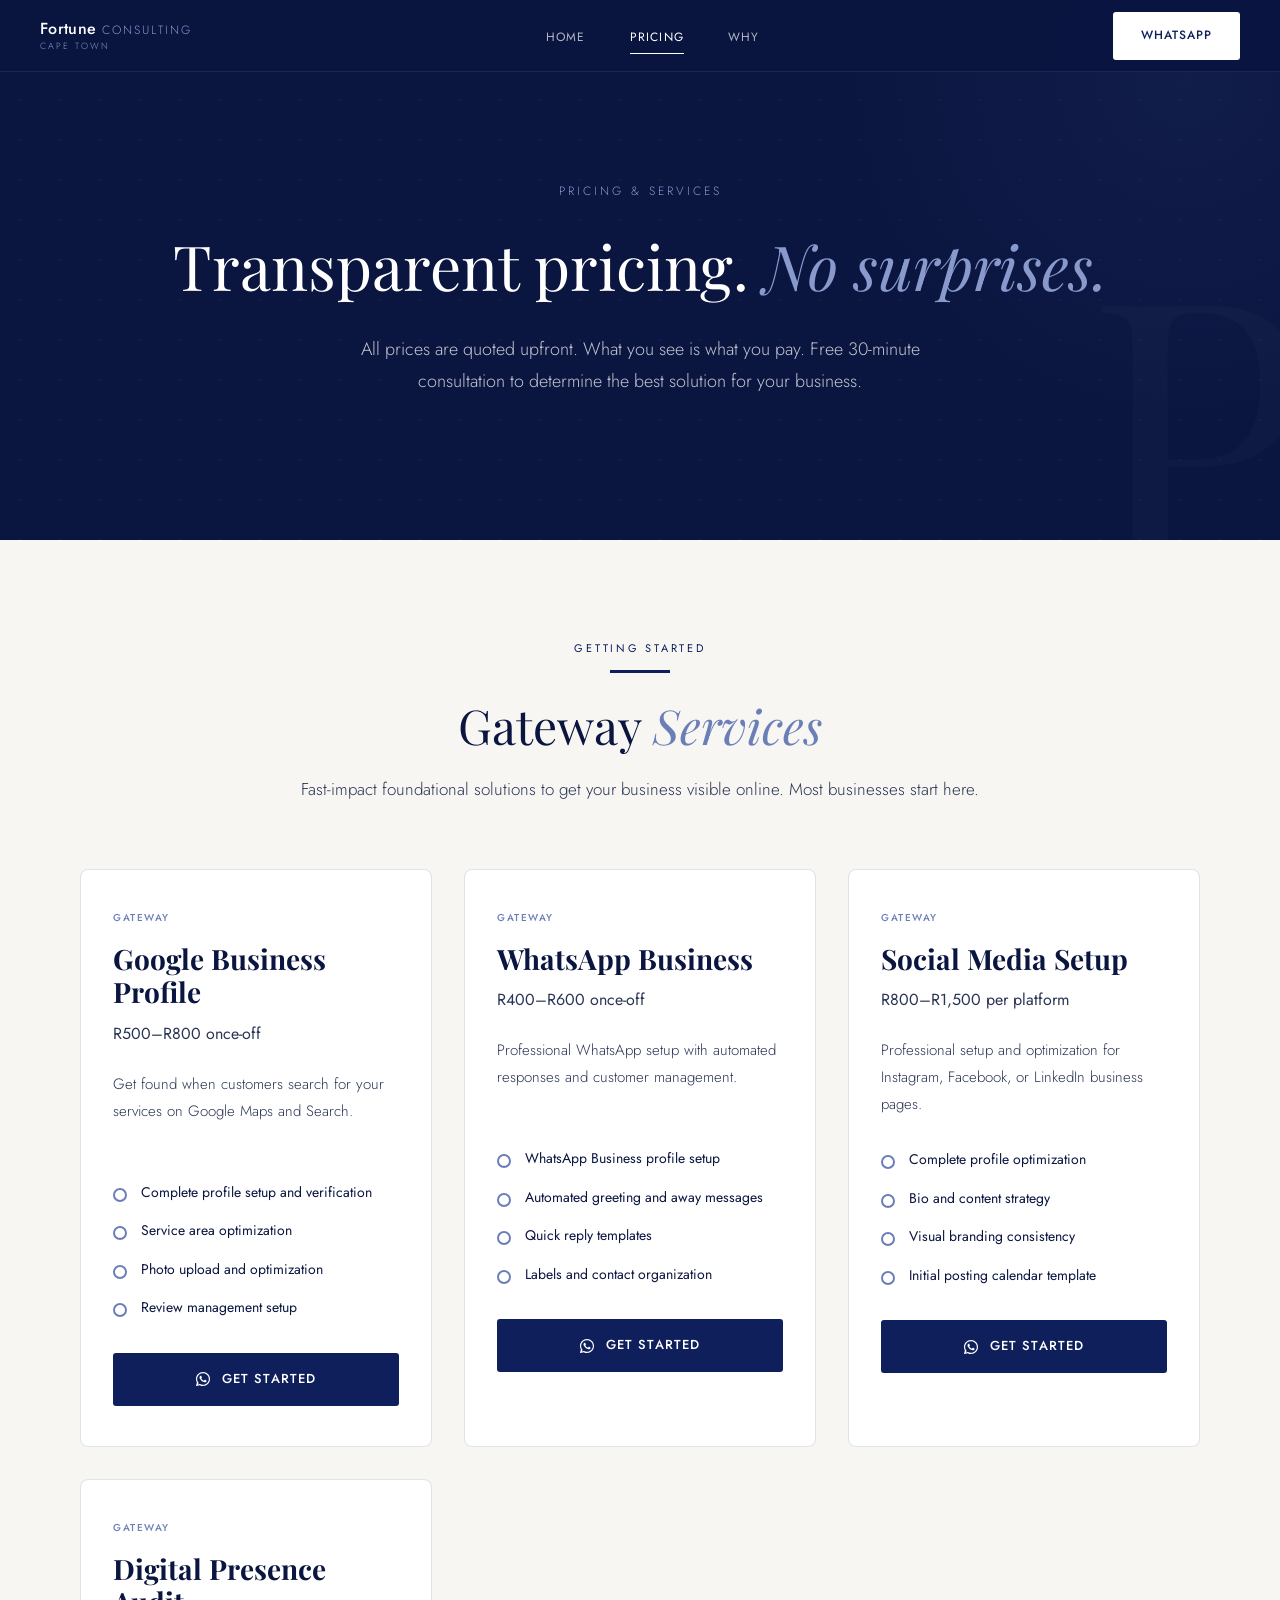
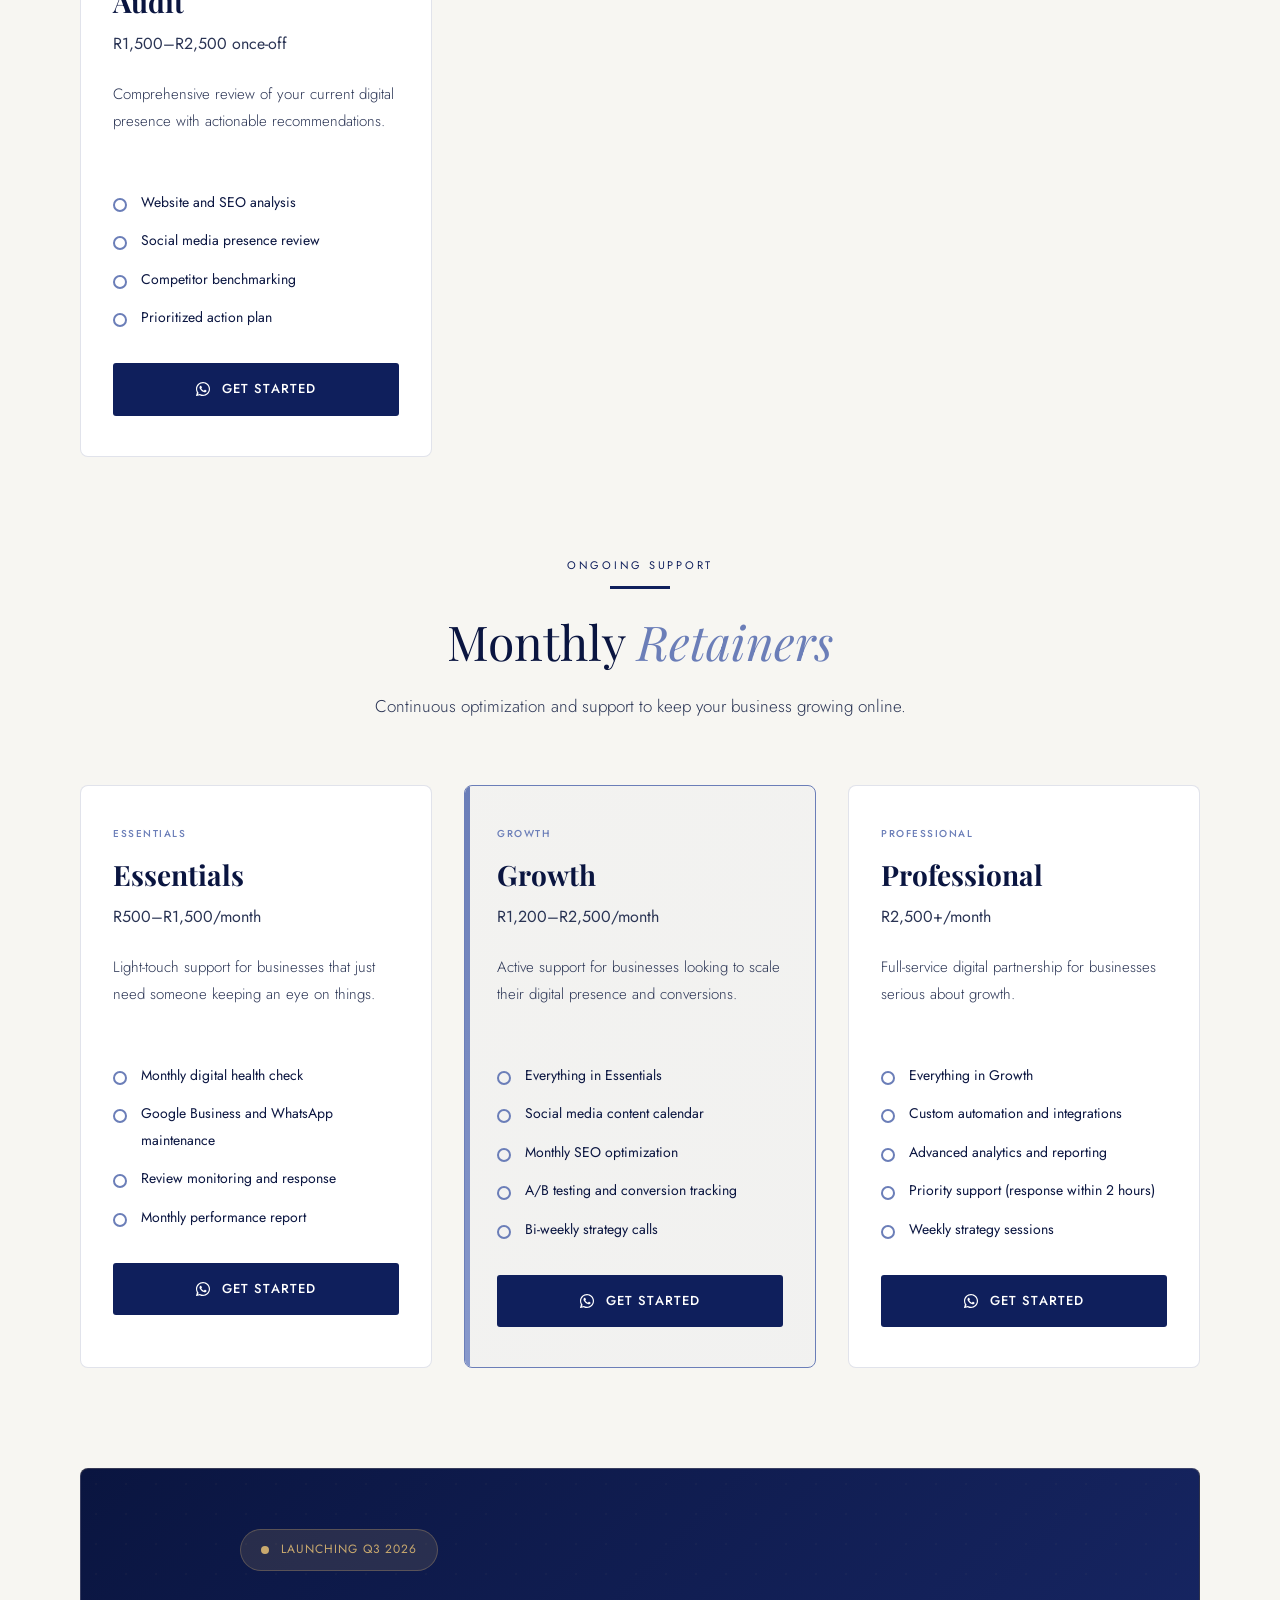
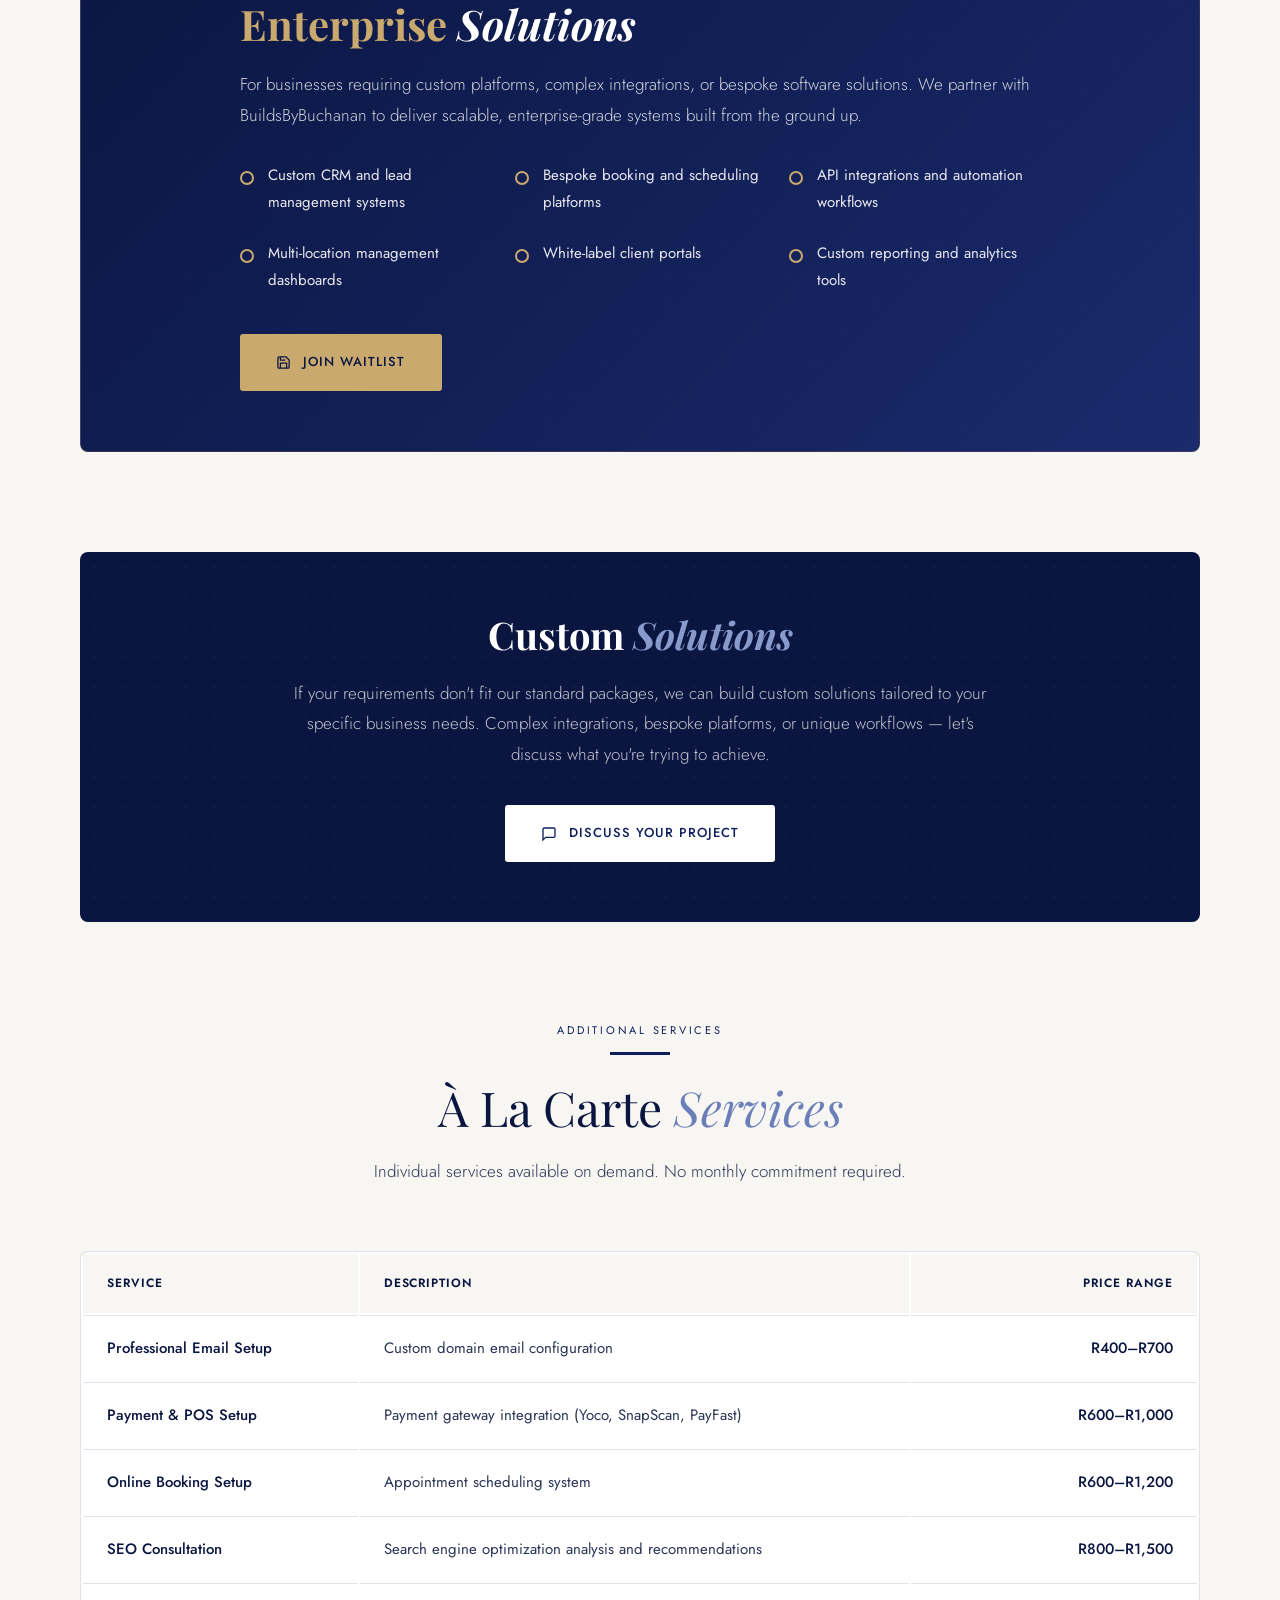
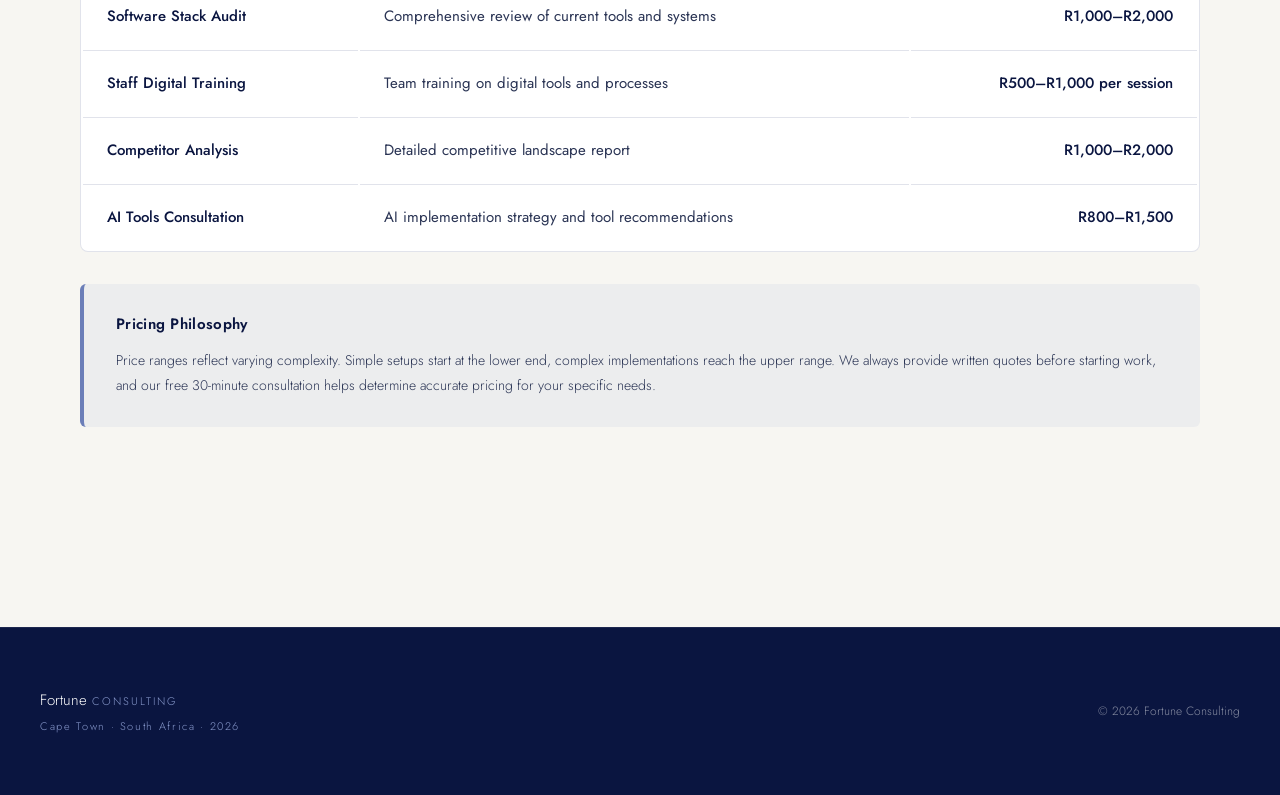
<file: pricing.html>
<!DOCTYPE html>
<html lang="en">
<head>
  <meta charset="UTF-8" />
  <meta name="viewport" content="width=device-width, initial-scale=1.0, viewport-fit=cover" />
  <title>Pricing & Services — Fortune Consulting | Cape Town Digital Strategy</title>
  <meta name="description" content="Transparent pricing for Fortune Consulting services. Gateway packages from R800, monthly retainers, and enterprise solutions. Cape Town-based digital consultant." />
  <link rel="preconnect" href="https://fonts.googleapis.com" />
  <link rel="preconnect" href="https://fonts.gstatic.com" crossorigin />
  <link href="https://fonts.googleapis.com/css2?family=Playfair+Display:ital,wght@0,400;0,600;1,400;1,600&family=Jost:wght@300;400;500;600&display=swap" rel="stylesheet" />

  <style>
    /* ─── RESET ─── */
    *, *::before, *::after { box-sizing: border-box; margin: 0; padding: 0; }
    html { scroll-behavior: smooth; -webkit-tap-highlight-color: transparent; }
    body {
      font-family: 'Jost', sans-serif;
      font-weight: 300;
      color: #0a1540;
      background: #f7f6f2;
      overflow-x: hidden;
      line-height: 1.6;
    }
    a { text-decoration: none; color: inherit; }
    img { max-width: 100%; display: block; }
    button { font-family: inherit; }

    /* ─── COLORS ─── */
    :root {
      --navy-deep:  #0a1540;
      --navy:       #0f1f5c;
      --navy-mid:   #1a2a6c;
      --navy-light: #2a3d8f;
      --accent:     #6b7eb8;
      --accent-light: #8899cc;
      --white:      #ffffff;
      --off-white:  #f7f6f2;
      --text-primary: #0a1540;
      --text-secondary: #2a3454;
      --border:     rgba(15,31,92,0.12);
      --gold:       #c9a96e;
      --max-w:      1200px;
    }

    /* ─── SCROLLBAR ─── */
    ::-webkit-scrollbar { width: 6px; }
    ::-webkit-scrollbar-track { background: var(--navy-deep); }
    ::-webkit-scrollbar-thumb { background: var(--navy-light); border-radius: 3px; }

    /* ─── ANIMATIONS ─── */
    @keyframes fadeUp {
      from { opacity: 0; transform: translateY(40px); }
      to { opacity: 1; transform: translateY(0); }
    }
    @keyframes fadeIn {
      from { opacity: 0; }
      to { opacity: 1; }
    }
    @keyframes float {
      0%, 100% { transform: translateY(0px); }
      50% { transform: translateY(-20px); }
    }
    @keyframes pulse {
      0%, 100% { opacity: 1; }
      50% { opacity: 0.5; }
    }

    /* ─── NAV (SAME AS INDEX) ─── */
    nav {
      position: fixed;
      top: 0;
      left: 0;
      right: 0;
      z-index: 100;
      background: rgba(10,21,64,0.96);
      backdrop-filter: blur(20px);
      -webkit-backdrop-filter: blur(20px);
      border-bottom: 1px solid rgba(255,255,255,0.08);
      height: 72px;
      display: flex;
      align-items: center;
      padding: 0 40px;
      transition: all 0.3s ease;
    }
    nav.scrolled {
      height: 64px;
      background: rgba(10,21,64,0.98);
      box-shadow: 0 4px 20px rgba(0,0,0,0.15);
    }
    .nav-inner {
      max-width: var(--max-w);
      width: 100%;
      margin: 0 auto;
      display: flex;
      align-items: center;
      justify-content: space-between;
    }
    .nav-logo {
      display: flex;
      flex-direction: column;
      cursor: pointer;
      user-select: none;
      transition: transform 0.3s ease;
    }
    .nav-logo:hover {
      transform: translateX(4px);
    }
    .nav-logo .logo-main {
      font-family: 'Jost', sans-serif;
      font-weight: 500;
      font-size: 16px;
      color: var(--white);
      letter-spacing: 0.02em;
      line-height: 1;
    }
    .nav-logo .logo-sub {
      font-family: 'Jost', sans-serif;
      font-weight: 300;
      font-size: 9px;
      letter-spacing: 0.22em;
      text-transform: uppercase;
      color: var(--accent-light);
      line-height: 1;
      margin-top: 4px;
    }
    .nav-links {
      display: flex;
      align-items: center;
      gap: 44px;
      list-style: none;
    }
    .nav-links a {
      font-family: 'Jost', sans-serif;
      font-weight: 400;
      font-size: 12px;
      letter-spacing: 0.1em;
      text-transform: uppercase;
      color: rgba(255,255,255,0.7);
      transition: all 0.3s ease;
      padding: 8px 0;
      position: relative;
    }
    .nav-links a::after {
      content: '';
      position: absolute;
      bottom: 0;
      left: 0;
      width: 0;
      height: 1px;
      background: var(--white);
      transition: width 0.3s ease;
    }
    .nav-links a:hover {
      color: var(--white);
    }
    .nav-links a:hover::after {
      width: 100%;
    }
    .nav-links a.active {
      color: var(--white);
    }
    .nav-links a.active::after {
      width: 100%;
    }
    .nav-cta {
      background: var(--white);
      color: var(--navy);
      font-family: 'Jost', sans-serif;
      font-weight: 500;
      font-size: 12px;
      letter-spacing: 0.08em;
      text-transform: uppercase;
      padding: 14px 28px;
      border-radius: 3px;
      transition: all 0.3s ease;
      min-height: 48px;
      display: flex;
      align-items: center;
    }
    .nav-cta:hover {
      background: var(--accent-light);
      color: var(--white);
      transform: translateY(-2px);
      box-shadow: 0 6px 20px rgba(136,153,204,0.3);
    }

    /* ─── HAMBURGER MENU (Phillco-inspired) ─── */
    .hamburger {
      display: none;
      width: 30px;
      height: 24px;
      position: relative;
      cursor: pointer;
      padding: 8px;
      min-width: 48px;
      min-height: 48px;
      align-items: center;
      justify-content: center;
    }
    .hamburger span {
      display: block;
      position: absolute;
      height: 2px;
      width: 30px;
      background: var(--white);
      border-radius: 2px;
      opacity: 1;
      left: 9px;
      transform: rotate(0deg);
      transition: 0.4s cubic-bezier(0.68, -0.55, 0.265, 1.55);
    }
    .hamburger span:nth-child(1) {
      top: 11px;
    }
    .hamburger span:nth-child(2) {
      top: 19px;
    }
    .hamburger span:nth-child(3) {
      top: 27px;
    }
    .hamburger.open span:nth-child(1) {
      top: 19px;
      transform: rotate(135deg);
    }
    .hamburger.open span:nth-child(2) {
      opacity: 0;
      left: -60px;
    }
    .hamburger.open span:nth-child(3) {
      top: 19px;
      transform: rotate(-135deg);
    }

    .mobile-menu {
      display: none;
      position: fixed;
      inset: 0;
      z-index: 99;
      background: var(--navy-deep);
      flex-direction: column;
      align-items: center;
      justify-content: center;
      gap: 40px;
      opacity: 0;
      pointer-events: none;
      transition: opacity 0.4s ease;
    }
    .mobile-menu.open {
      opacity: 1;
      pointer-events: all;
    }
    .mobile-menu a {
      font-family: 'Playfair Display', serif;
      font-size: 36px;
      color: var(--white);
      letter-spacing: 0.02em;
      min-height: 48px;
      display: flex;
      align-items: center;
      opacity: 0;
      transform: translateY(30px);
      transition: all 0.5s ease;
    }
    .mobile-menu.open a {
      opacity: 1;
      transform: translateY(0);
    }
    .mobile-menu.open a:nth-child(1) { transition-delay: 0.1s; }
    .mobile-menu.open a:nth-child(2) { transition-delay: 0.2s; }
    .mobile-menu.open a:nth-child(3) { transition-delay: 0.3s; }
    .mobile-menu.open a:nth-child(4) { transition-delay: 0.4s; }
    .mobile-menu.open a:nth-child(5) { transition-delay: 0.5s; }
    .mobile-menu a:hover {
      color: var(--accent-light);
      transform: translateX(10px);
    }
    .mobile-menu .mob-cta {
      margin-top: 20px;
      background: var(--white);
      color: var(--navy);
      font-family: 'Jost', sans-serif;
      font-weight: 500;
      font-size: 14px;
      letter-spacing: 0.1em;
      text-transform: uppercase;
      padding: 18px 40px;
      border-radius: 3px;
    }
    .mob-dot-grid {
      position: absolute;
      inset: 0;
      background-image: radial-gradient(circle, rgba(255,255,255,0.04) 1px, transparent 1px);
      background-size: 32px 32px;
      pointer-events: none;
    }

    /* ─── HERO ─── */
    .pricing-hero {
      min-height: 60vh;
      background: var(--navy-deep);
      display: flex;
      align-items: center;
      position: relative;
      overflow: hidden;
      padding: 140px 40px 100px;
    }
    .pricing-hero::before {
      content: '';
      position: absolute;
      top: -50%;
      right: -20%;
      width: 700px;
      height: 700px;
      background: radial-gradient(circle, rgba(107,126,184,0.08) 0%, transparent 70%);
      border-radius: 50%;
      animation: float 20s ease-in-out infinite;
    }
    .pricing-hero .dot-grid {
      position: absolute;
      inset: 0;
      background-image: radial-gradient(circle, rgba(255,255,255,0.04) 1px, transparent 1px);
      background-size: 40px 40px;
      pointer-events: none;
      animation: fadeIn 2s ease;
    }
    .pricing-hero .wm {
      position: absolute;
      bottom: -70px;
      right: -30px;
      font-family: 'Playfair Display', serif;
      font-size: clamp(200px, 30vw, 420px);
      color: rgba(255,255,255,0.02);
      line-height: 1;
      pointer-events: none;
      user-select: none;
    }
    .pricing-hero-inner {
      max-width: var(--max-w);
      width: 100%;
      margin: 0 auto;
      position: relative;
      z-index: 2;
      text-align: center;
    }
    .pricing-hero .eyebrow {
      font-family: 'Jost', sans-serif;
      font-weight: 300;
      font-size: 12px;
      letter-spacing: 0.25em;
      text-transform: uppercase;
      color: var(--accent-light);
      margin-bottom: 28px;
      animation: fadeUp 0.8s 0.2s ease both;
    }
    .pricing-hero h1 {
      font-family: 'Playfair Display', serif;
      font-weight: 400;
      font-size: clamp(40px, 6.5vw, 62px);
      line-height: 1.15;
      color: var(--white);
      margin-bottom: 32px;
      animation: fadeUp 0.8s 0.3s ease both;
    }
    .pricing-hero h1 em {
      font-style: italic;
      color: var(--accent-light);
    }
    .pricing-hero p {
      font-family: 'Jost', sans-serif;
      font-weight: 300;
      font-size: 18px;
      line-height: 1.8;
      color: rgba(255,255,255,0.75);
      max-width: 620px;
      margin: 0 auto;
      animation: fadeUp 0.8s 0.4s ease both;
    }

    /* ─── MAIN CONTAINER ─── */
    .pricing-body {
      max-width: var(--max-w);
      margin: 0 auto;
      padding: 100px 40px;
    }

    /* ─── SECTION BLOCKS ─── */
    .section-block {
      margin-bottom: 100px;
    }
    .section-header {
      text-align: center;
      margin-bottom: 64px;
    }
    .section-eyebrow {
      font-family: 'Jost', sans-serif;
      font-weight: 400;
      font-size: 11px;
      letter-spacing: 0.25em;
      text-transform: uppercase;
      color: var(--navy);
      margin-bottom: 12px;
    }
    .section-divider {
      width: 60px;
      height: 3px;
      background: var(--navy);
      margin: 0 auto 24px;
    }
    .section-header h2 {
      font-family: 'Playfair Display', serif;
      font-weight: 400;
      font-size: clamp(32px, 4.5vw, 48px);
      line-height: 1.2;
      color: var(--text-primary);
      margin-bottom: 20px;
    }
    .section-header h2 em {
      font-style: italic;
      color: var(--accent);
    }
    .section-subtitle {
      font-family: 'Jost', sans-serif;
      font-weight: 300;
      font-size: 17px;
      line-height: 1.8;
      color: var(--text-secondary);
      max-width: 680px;
      margin: 0 auto;
    }

    /* ─── PRICING CARDS ─── */
    .pricing-grid {
      display: grid;
      grid-template-columns: repeat(auto-fit, minmax(300px, 1fr));
      gap: 32px;
      margin-bottom: 48px;
    }
    .pricing-card {
      background: var(--white);
      border: 1.5px solid var(--border);
      border-radius: 8px;
      padding: 40px 32px;
      transition: all 0.4s cubic-bezier(0.68, -0.55, 0.265, 1.55);
      position: relative;
      overflow: hidden;
    }
    .pricing-card::before {
      content: '';
      position: absolute;
      left: 0;
      top: 0;
      bottom: 0;
      width: 5px;
      background: linear-gradient(180deg, var(--accent) 0%, var(--accent-light) 100%);
      opacity: 0;
      transition: opacity 0.4s ease;
      border-radius: 8px 0 0 8px;
    }
    .pricing-card:hover {
      transform: translateY(-8px) scale(1.02);
      box-shadow: 0 20px 40px rgba(10,21,64,0.15);
      border-color: var(--accent);
    }
    .pricing-card:hover::before {
      opacity: 1;
    }
    .card-tag {
      font-family: 'Jost', sans-serif;
      font-weight: 500;
      font-size: 10px;
      letter-spacing: 0.15em;
      text-transform: uppercase;
      color: var(--accent);
      margin-bottom: 16px;
    }
    .card-title {
      font-family: 'Playfair Display', serif;
      font-size: 28px;
      color: var(--text-primary);
      margin-bottom: 12px;
      line-height: 1.2;
    }
    .card-price {
      font-family: 'Jost', sans-serif;
      font-weight: 400;
      font-size: 16px;
      color: var(--text-secondary);
      margin-bottom: 24px;
    }
    .card-desc {
      font-family: 'Jost', sans-serif;
      font-weight: 300;
      font-size: 15px;
      line-height: 1.8;
      color: var(--text-secondary);
      margin-bottom: 28px;
      min-height: 80px;
    }
    .card-features {
      list-style: none;
      margin-bottom: 32px;
    }
    .card-features li {
      font-family: 'Jost', sans-serif;
      font-weight: 400;
      font-size: 14px;
      line-height: 1.9;
      color: var(--text-primary);
      padding-left: 28px;
      position: relative;
      margin-bottom: 12px;
    }
    .card-features li::before {
      content: '';
      position: absolute;
      left: 0;
      top: 9px;
      width: 14px;
      height: 14px;
      border: 2px solid var(--accent);
      border-radius: 50%;
    }
    .card-cta {
      display: flex;
      align-items: center;
      justify-content: center;
      gap: 12px;
      background: var(--navy);
      color: var(--white);
      font-family: 'Jost', sans-serif;
      font-weight: 500;
      font-size: 13px;
      letter-spacing: 0.08em;
      text-transform: uppercase;
      padding: 16px 28px;
      border-radius: 3px;
      transition: all 0.3s cubic-bezier(0.68, -0.55, 0.265, 1.55);
      min-height: 52px;
      cursor: pointer;
      border: none;
      width: 100%;
    }
    .card-cta:hover {
      background: var(--accent);
      transform: translateY(-3px) scale(1.02);
      box-shadow: 0 8px 24px rgba(107,126,184,0.4);
    }

    /* ─── RETAINER CARDS ─── */
    .retainer-grid {
      display: grid;
      grid-template-columns: repeat(auto-fit, minmax(320px, 1fr));
      gap: 32px;
    }
    .retainer-card {
      background: var(--white);
      border: 1.5px solid var(--border);
      border-radius: 8px;
      padding: 40px 32px;
      transition: all 0.4s cubic-bezier(0.68, -0.55, 0.265, 1.55);
      position: relative;
      overflow: hidden;
    }
    .retainer-card::before {
      content: '';
      position: absolute;
      left: 0;
      top: 0;
      bottom: 0;
      width: 5px;
      background: linear-gradient(180deg, var(--accent) 0%, var(--accent-light) 100%);
      opacity: 0;
      transition: opacity 0.4s ease;
      border-radius: 8px 0 0 8px;
    }
    .retainer-card:hover {
      transform: translateY(-8px) scale(1.02);
      box-shadow: 0 20px 40px rgba(10,21,64,0.15);
      border-color: var(--accent);
    }
    .retainer-card:hover::before {
      opacity: 1;
    }
    .retainer-card.featured {
      border-color: var(--accent);
      background: linear-gradient(135deg, rgba(107,126,184,0.03) 0%, rgba(136,153,204,0.05) 100%);
    }
    .retainer-card.featured::before {
      opacity: 1;
    }

    /* ─── ENTERPRISE SECTION ─── */
    .enterprise-block {
      background: linear-gradient(135deg, var(--navy-deep) 0%, var(--navy-mid) 100%);
      border-radius: 8px;
      padding: 60px 48px;
      position: relative;
      overflow: hidden;
      border: 1.5px solid rgba(201,169,110,0.2);
      transition: all 0.4s ease;
    }
    .enterprise-block:hover {
      transform: translateY(-4px);
      box-shadow: 0 16px 48px rgba(201,169,110,0.2);
    }
    .enterprise-block .dot-grid {
      position: absolute;
      inset: 0;
      background-image: radial-gradient(circle, rgba(201,169,110,0.04) 1px, transparent 1px);
      background-size: 30px 30px;
      pointer-events: none;
    }
    .enterprise-inner {
      position: relative;
      z-index: 2;
      max-width: 800px;
      margin: 0 auto;
    }
    .enterprise-status {
      display: inline-flex;
      align-items: center;
      gap: 12px;
      background: rgba(201,169,110,0.15);
      border: 1px solid rgba(201,169,110,0.3);
      padding: 10px 20px;
      border-radius: 24px;
      margin-bottom: 28px;
      font-family: 'Jost', sans-serif;
      font-weight: 400;
      font-size: 12px;
      letter-spacing: 0.08em;
      text-transform: uppercase;
      color: var(--gold);
    }
    .status-dot {
      width: 8px;
      height: 8px;
      background: var(--gold);
      border-radius: 50%;
      animation: pulse 2s ease-in-out infinite;
    }
    .enterprise-block h3 {
      font-family: 'Playfair Display', serif;
      font-size: 42px;
      color: var(--gold);
      margin-bottom: 20px;
      line-height: 1.2;
    }
    .enterprise-block h3 em {
      font-style: italic;
      color: var(--white);
    }
    .enterprise-block p {
      font-family: 'Jost', sans-serif;
      font-weight: 300;
      font-size: 17px;
      line-height: 1.8;
      color: rgba(255,255,255,0.8);
      margin-bottom: 32px;
    }
    .enterprise-features {
      display: grid;
      grid-template-columns: repeat(auto-fit, minmax(240px, 1fr));
      gap: 24px;
      margin-bottom: 40px;
    }
    .enterprise-features li {
      font-family: 'Jost', sans-serif;
      font-weight: 400;
      font-size: 15px;
      line-height: 1.8;
      color: rgba(255,255,255,0.9);
      padding-left: 28px;
      position: relative;
      list-style: none;
    }
    .enterprise-features li::before {
      content: '';
      position: absolute;
      left: 0;
      top: 9px;
      width: 14px;
      height: 14px;
      border: 2px solid var(--gold);
      border-radius: 50%;
    }
    .enterprise-cta {
      display: inline-flex;
      align-items: center;
      gap: 12px;
      background: var(--gold);
      color: var(--navy-deep);
      font-family: 'Jost', sans-serif;
      font-weight: 500;
      font-size: 13px;
      letter-spacing: 0.08em;
      text-transform: uppercase;
      padding: 18px 36px;
      border-radius: 3px;
      transition: all 0.3s cubic-bezier(0.68, -0.55, 0.265, 1.55);
      min-height: 54px;
    }
    .enterprise-cta:hover {
      background: var(--white);
      transform: translateY(-3px) scale(1.05);
      box-shadow: 0 8px 24px rgba(201,169,110,0.4);
    }

    /* ─── CUSTOM BUILD BLOCK ─── */
    .custom-build {
      background: var(--navy-deep);
      border-radius: 8px;
      padding: 60px 48px;
      position: relative;
      overflow: hidden;
      text-align: center;
      transition: all 0.4s ease;
    }
    .custom-build:hover {
      transform: translateY(-4px);
      box-shadow: 0 16px 48px rgba(10,21,64,0.3);
    }
    .custom-build .dot-grid {
      position: absolute;
      inset: 0;
      background-image: radial-gradient(circle, rgba(255,255,255,0.03) 1px, transparent 1px);
      background-size: 30px 30px;
      pointer-events: none;
    }
    .custom-build-inner {
      position: relative;
      z-index: 2;
      max-width: 700px;
      margin: 0 auto;
    }
    .custom-build h3 {
      font-family: 'Playfair Display', serif;
      font-size: 38px;
      color: var(--white);
      margin-bottom: 20px;
      line-height: 1.2;
    }
    .custom-build h3 em {
      font-style: italic;
      color: var(--accent-light);
    }
    .custom-build p {
      font-family: 'Jost', sans-serif;
      font-weight: 300;
      font-size: 17px;
      line-height: 1.8;
      color: rgba(255,255,255,0.75);
      margin-bottom: 36px;
    }
    .custom-build-cta {
      display: inline-flex;
      align-items: center;
      gap: 12px;
      background: var(--white);
      color: var(--navy);
      font-family: 'Jost', sans-serif;
      font-weight: 500;
      font-size: 13px;
      letter-spacing: 0.08em;
      text-transform: uppercase;
      padding: 18px 36px;
      border-radius: 3px;
      transition: all 0.3s cubic-bezier(0.68, -0.55, 0.265, 1.55);
      min-height: 54px;
    }
    .custom-build-cta:hover {
      background: var(--accent-light);
      color: var(--white);
      transform: translateY(-3px) scale(1.05);
      box-shadow: 0 8px 24px rgba(136,153,204,0.4);
    }

    /* ─── TABLE ─── */
    .alacarte-table {
      width: 100%;
      background: var(--white);
      border: 1.5px solid var(--border);
      border-radius: 8px;
      overflow: hidden;
      margin-bottom: 32px;
    }
    .alacarte-table thead {
      background: var(--off-white);
      border-bottom: 1.5px solid var(--border);
    }
    .alacarte-table th {
      font-family: 'Jost', sans-serif;
      font-weight: 600;
      font-size: 12px;
      letter-spacing: 0.08em;
      text-transform: uppercase;
      color: var(--text-primary);
      padding: 20px 24px;
      text-align: left;
    }
    .alacarte-table td {
      font-family: 'Jost', sans-serif;
      font-weight: 400;
      font-size: 15px;
      color: var(--text-secondary);
      padding: 20px 24px;
      border-top: 1px solid var(--border);
    }
    .alacarte-table td strong {
      font-weight: 500;
      color: var(--text-primary);
    }
    .alacarte-table .price-cell {
      text-align: right;
      font-weight: 500;
      color: var(--text-primary);
    }
    .alacarte-table tbody tr {
      transition: background 0.3s ease;
    }
    .alacarte-table tbody tr:hover {
      background: rgba(107,126,184,0.04);
    }

    /* ─── INFO NOTE ─── */
    .info-note {
      background: rgba(107,126,184,0.08);
      border-left: 4px solid var(--accent);
      padding: 28px 32px;
      border-radius: 6px;
    }
    .info-note-title {
      font-family: 'Jost', sans-serif;
      font-weight: 600;
      font-size: 15px;
      color: var(--text-primary);
      margin-bottom: 12px;
      letter-spacing: 0.02em;
    }
    .info-note-text {
      font-family: 'Jost', sans-serif;
      font-weight: 300;
      font-size: 14px;
      line-height: 1.8;
      color: var(--text-secondary);
    }

    /* ─── FOOTER ─── */
    footer {
      background: var(--navy-deep);
      padding: 60px 40px;
      border-top: 1px solid rgba(255,255,255,0.08);
    }
    .footer-inner {
      max-width: var(--max-w);
      margin: 0 auto;
      display: flex;
      align-items: center;
      justify-content: space-between;
      flex-wrap: wrap;
      gap: 32px;
    }
    .footer-logo .logo-main {
      font-family: 'Jost', sans-serif;
      font-size: 15px;
      color: var(--white);
    }
    .footer-logo .logo-sub {
      font-family: 'Jost', sans-serif;
      font-weight: 300;
      font-size: 11px;
      letter-spacing: 0.15em;
      color: var(--accent-light);
      margin-top: 6px;
    }
    .footer-copy {
      font-family: 'Jost', sans-serif;
      font-weight: 300;
      font-size: 12px;
      color: rgba(255,255,255,0.5);
      cursor: pointer;
      transition: color 0.3s ease;
    }
    .footer-copy:hover {
      color: var(--accent-light);
    }

    /* ─── EMAIL MODAL (SAME AS INDEX) ─── */
    .modal-overlay {
      display: none;
      position: fixed;
      inset: 0;
      z-index: 200;
      background: rgba(10,21,64,0.95);
      backdrop-filter: blur(16px);
      align-items: center;
      justify-content: center;
      padding: 20px;
      opacity: 0;
      transition: opacity 0.3s ease;
    }
    .modal-overlay.open {
      display: flex;
      opacity: 1;
    }
    .modal-box {
      background: var(--white);
      border-radius: 8px;
      padding: 48px;
      max-width: 500px;
      width: 100%;
      position: relative;
      box-shadow: 0 24px 72px rgba(0,0,0,0.4);
      transform: scale(0.9);
      transition: transform 0.3s cubic-bezier(0.68, -0.55, 0.265, 1.55);
    }
    .modal-overlay.open .modal-box {
      transform: scale(1);
    }
    .modal-close {
      position: absolute;
      top: 20px;
      right: 20px;
      background: none;
      border: none;
      font-size: 28px;
      color: var(--text-secondary);
      cursor: pointer;
      width: 44px;
      height: 44px;
      display: flex;
      align-items: center;
      justify-content: center;
      border-radius: 3px;
      transition: all 0.3s ease;
      min-width: 48px;
      min-height: 48px;
    }
    .modal-close:hover {
      background: var(--off-white);
      color: var(--navy);
      transform: rotate(90deg);
    }
    .modal-title {
      font-family: 'Playfair Display', serif;
      font-size: 30px;
      color: var(--text-primary);
      margin-bottom: 16px;
    }
    .modal-desc {
      font-family: 'Jost', sans-serif;
      font-weight: 300;
      font-size: 15px;
      line-height: 1.8;
      color: var(--text-secondary);
      margin-bottom: 32px;
    }
    .modal-btn {
      display: flex;
      align-items: center;
      gap: 16px;
      background: var(--navy);
      color: var(--white);
      font-family: 'Jost', sans-serif;
      font-weight: 500;
      font-size: 13px;
      letter-spacing: 0.05em;
      padding: 18px 24px;
      border-radius: 3px;
      margin-bottom: 16px;
      transition: all 0.3s cubic-bezier(0.68, -0.55, 0.265, 1.55);
      border: none;
      width: 100%;
      cursor: pointer;
      text-align: left;
      min-height: 54px;
    }
    .modal-btn:hover {
      background: var(--accent);
      transform: translateX(8px);
      box-shadow: 0 4px 16px rgba(107,126,184,0.3);
    }
    .modal-btn.gmail { background: #ea4335; }
    .modal-btn.gmail:hover { background: #d33426; }
    .modal-btn.outlook { background: #0078d4; }
    .modal-btn.outlook:hover { background: #006cbe; }
    .modal-btn.outline {
      background: transparent;
      color: var(--navy);
      border: 1.5px solid var(--border);
    }
    .modal-btn.outline:hover {
      background: var(--navy);
      color: var(--white);
      border-color: var(--navy);
      transform: translateX(0) scale(1.02);
    }
    .modal-divider {
      text-align: center;
      font-family: 'Jost', sans-serif;
      font-weight: 300;
      font-size: 12px;
      letter-spacing: 0.1em;
      text-transform: uppercase;
      color: var(--text-secondary);
      margin: 32px 0 28px;
      position: relative;
    }
    .modal-divider::before,
    .modal-divider::after {
      content: '';
      position: absolute;
      top: 50%;
      width: 36%;
      height: 1px;
      background: var(--border);
    }
    .modal-divider::before { left: 0; }
    .modal-divider::after { right: 0; }
    .copy-row {
      display: flex;
      align-items: center;
      gap: 16px;
      background: var(--off-white);
      border: 1.5px solid var(--border);
      border-radius: 3px;
      padding: 16px 20px;
    }
    .copy-value {
      flex: 1;
      font-family: 'Jost', sans-serif;
      font-weight: 400;
      font-size: 14px;
      color: var(--text-primary);
      overflow: hidden;
      text-overflow: ellipsis;
      white-space: nowrap;
    }
    .copy-btn {
      background: var(--navy);
      color: var(--white);
      font-family: 'Jost', sans-serif;
      font-weight: 500;
      font-size: 11px;
      letter-spacing: 0.08em;
      text-transform: uppercase;
      padding: 12px 20px;
      border-radius: 3px;
      border: none;
      cursor: pointer;
      transition: all 0.3s ease;
      white-space: nowrap;
      min-height: 42px;
      min-width: 76px;
    }
    .copy-btn:hover {
      background: var(--accent);
      transform: scale(1.05);
    }
    .copy-btn.copied {
      background: #2ecc71;
    }

    /* ─── TOAST ─── */
    .toast {
      position: fixed;
      bottom: 40px;
      left: 50%;
      transform: translateX(-50%) translateY(120px);
      background: var(--navy-deep);
      color: var(--white);
      font-family: 'Jost', sans-serif;
      font-weight: 400;
      font-size: 14px;
      padding: 20px 36px;
      border-radius: 3px;
      box-shadow: 0 12px 32px rgba(0,0,0,0.4);
      z-index: 300;
      opacity: 0;
      transition: all 0.4s cubic-bezier(0.68, -0.55, 0.265, 1.55);
      pointer-events: none;
    }
    .toast.show {
      opacity: 1;
      transform: translateX(-50%) translateY(0);
    }

    /* ─── RESPONSIVE ─── */
    @media (max-width: 768px) {
      nav { height: 64px; padding: 0 24px; }
      .nav-links { display: none; }
      .nav-cta { display: none; }
      .hamburger { display: flex; }
      .mobile-menu { display: flex; }
      
      .pricing-hero { padding: 120px 24px 80px; }
      .pricing-body { padding: 80px 24px; }
      
      .pricing-grid {
        grid-template-columns: 1fr;
      }
      .retainer-grid {
        grid-template-columns: 1fr;
      }
      
      .enterprise-block {
        padding: 48px 32px;
      }
      .custom-build {
        padding: 48px 32px;
      }
      
      .footer-inner {
        flex-direction: column;
        text-align: center;
      }
      
      .modal-box {
        padding: 36px 28px;
      }
      
      .alacarte-table {
        font-size: 13px;
      }
      .alacarte-table th,
      .alacarte-table td {
        padding: 16px 16px;
      }
    }
  </style>
</head>
<body>

  <!-- ─── NAV ─── -->
  <nav id="mainNav">
    <div class="nav-inner">
      <a href="index.html" class="nav-logo">
        <div class="logo-main">Fortune <span style="font-weight:300;color:var(--accent-light);font-size:12px;letter-spacing:0.18em;">CONSULTING</span></div>
        <div class="logo-sub">Cape Town</div>
      </a>
      <ul class="nav-links">
        <li><a href="index.html">Home</a></li>
        <li><a href="pricing.html" class="active">Pricing</a></li>
        <li><a href="why.html">Why</a></li>
      </ul>
      <a href="https://wa.me/27815648219" class="nav-cta" target="_blank" rel="noopener">WhatsApp</a>
      <div class="hamburger" id="hamburger">
        <span></span>
        <span></span>
        <span></span>
      </div>
    </div>
  </nav>

  <!-- Mobile Menu -->
  <div class="mobile-menu" id="mobileMenu">
    <div class="mob-dot-grid"></div>
    <a href="index.html" onclick="closeMobile()">Home</a>
    <a href="pricing.html" onclick="closeMobile()">Pricing</a>
    <a href="why.html" onclick="closeMobile()">Why</a>
    <a href="https://wa.me/27815648219" class="mob-cta" target="_blank" rel="noopener">WhatsApp us</a>
  </div>

  <!-- ─── HERO ─── -->
  <section class="pricing-hero">
    <div class="dot-grid"></div>
    <div class="wm">P</div>
    <div class="pricing-hero-inner">
      <div class="eyebrow">Pricing & Services</div>
      <h1>Transparent pricing. <em>No surprises.</em></h1>
      <p>All prices are quoted upfront. What you see is what you pay. Free 30-minute consultation to determine the best solution for your business.</p>
    </div>
  </section>

  <!-- ─── MAIN PRICING BODY ─── -->
  <div class="pricing-body">

    <!-- ─── GATEWAY SERVICES ─── -->
    <section class="section-block">
      <div class="section-header">
        <div class="section-eyebrow">Getting Started</div>
        <div class="section-divider"></div>
        <h2>Gateway <em>Services</em></h2>
        <p class="section-subtitle">Fast-impact foundational solutions to get your business visible online. Most businesses start here.</p>
      </div>

      <div class="pricing-grid">
        <div class="pricing-card">
          <div class="card-tag">Gateway</div>
          <h3 class="card-title">Google Business Profile</h3>
          <div class="card-price">R500–R800 once-off</div>
          <p class="card-desc">Get found when customers search for your services on Google Maps and Search.</p>
          <ul class="card-features">
            <li>Complete profile setup and verification</li>
            <li>Service area optimization</li>
            <li>Photo upload and optimization</li>
            <li>Review management setup</li>
          </ul>
          <a href="https://wa.me/27815648219?text=Hi%2C%20I'm%20interested%20in%20Google%20Business%20Profile%20setup" class="card-cta" target="_blank" rel="noopener">
            <svg width="14" height="14" viewBox="0 0 24 24" fill="currentColor"><path d="M17.472 14.382c-.297-.149-1.758-.867-2.03-.967-.273-.099-.471-.148-.67.15-.197.297-.767.966-.94 1.164-.173.199-.347.223-.644.075-.297-.15-1.255-.463-2.39-1.475-.883-.788-1.48-1.761-1.653-2.059-.173-.297-.018-.458.13-.606.134-.133.298-.347.446-.52.149-.174.198-.298.298-.497.099-.198.05-.371-.025-.52-.075-.149-.669-1.612-.916-2.207-.242-.579-.487-.5-.669-.51-.173-.008-.371-.01-.57-.01-.198 0-.52.074-.792.372-.272.297-1.04 1.016-1.04 2.479 0 1.462 1.065 2.875 1.213 3.074.149.198 2.096 3.2 5.077 4.487.709.306 1.262.489 1.694.625.712.227 1.36.195 1.871.118.571-.085 1.758-.719 2.006-1.413.248-.694.248-1.289.173-1.413-.074-.124-.272-.198-.57-.347z"/><path d="M12 0C5.373 0 0 5.373 0 12c0 2.12.55 4.11 1.512 5.843L.057 23.428a.5.5 0 00.609.61l5.68-1.49A11.954 11.954 0 0012 24c6.627 0 12-5.373 12-12S18.627 0 12 0zm0 22c-1.95 0-3.78-.5-5.375-1.375L3.5 21.5l.894-3.063A10 10 0 0112 2c5.523 0 10 4.477 10 10s-4.477 10-10 10z"/></svg>
            Get started
          </a>
        </div>

        <div class="pricing-card">
          <div class="card-tag">Gateway</div>
          <h3 class="card-title">WhatsApp Business</h3>
          <div class="card-price">R400–R600 once-off</div>
          <p class="card-desc">Professional WhatsApp setup with automated responses and customer management.</p>
          <ul class="card-features">
            <li>WhatsApp Business profile setup</li>
            <li>Automated greeting and away messages</li>
            <li>Quick reply templates</li>
            <li>Labels and contact organization</li>
          </ul>
          <a href="https://wa.me/27815648219?text=Hi%2C%20I'm%20interested%20in%20WhatsApp%20Business%20setup" class="card-cta" target="_blank" rel="noopener">
            <svg width="14" height="14" viewBox="0 0 24 24" fill="currentColor"><path d="M17.472 14.382c-.297-.149-1.758-.867-2.03-.967-.273-.099-.471-.148-.67.15-.197.297-.767.966-.94 1.164-.173.199-.347.223-.644.075-.297-.15-1.255-.463-2.39-1.475-.883-.788-1.48-1.761-1.653-2.059-.173-.297-.018-.458.13-.606.134-.133.298-.347.446-.52.149-.174.198-.298.298-.497.099-.198.05-.371-.025-.52-.075-.149-.669-1.612-.916-2.207-.242-.579-.487-.5-.669-.51-.173-.008-.371-.01-.57-.01-.198 0-.52.074-.792.372-.272.297-1.04 1.016-1.04 2.479 0 1.462 1.065 2.875 1.213 3.074.149.198 2.096 3.2 5.077 4.487.709.306 1.262.489 1.694.625.712.227 1.36.195 1.871.118.571-.085 1.758-.719 2.006-1.413.248-.694.248-1.289.173-1.413-.074-.124-.272-.198-.57-.347z"/><path d="M12 0C5.373 0 0 5.373 0 12c0 2.12.55 4.11 1.512 5.843L.057 23.428a.5.5 0 00.609.61l5.68-1.49A11.954 11.954 0 0012 24c6.627 0 12-5.373 12-12S18.627 0 12 0zm0 22c-1.95 0-3.78-.5-5.375-1.375L3.5 21.5l.894-3.063A10 10 0 0112 2c5.523 0 10 4.477 10 10s-4.477 10-10 10z"/></svg>
            Get started
          </a>
        </div>

        <div class="pricing-card">
          <div class="card-tag">Gateway</div>
          <h3 class="card-title">Social Media Setup</h3>
          <div class="card-price">R800–R1,500 per platform</div>
          <p class="card-desc">Professional setup and optimization for Instagram, Facebook, or LinkedIn business pages.</p>
          <ul class="card-features">
            <li>Complete profile optimization</li>
            <li>Bio and content strategy</li>
            <li>Visual branding consistency</li>
            <li>Initial posting calendar template</li>
          </ul>
          <a href="https://wa.me/27815648219?text=Hi%2C%20I'm%20interested%20in%20Social%20Media%20setup" class="card-cta" target="_blank" rel="noopener">
            <svg width="14" height="14" viewBox="0 0 24 24" fill="currentColor"><path d="M17.472 14.382c-.297-.149-1.758-.867-2.03-.967-.273-.099-.471-.148-.67.15-.197.297-.767.966-.94 1.164-.173.199-.347.223-.644.075-.297-.15-1.255-.463-2.39-1.475-.883-.788-1.48-1.761-1.653-2.059-.173-.297-.018-.458.13-.606.134-.133.298-.347.446-.52.149-.174.198-.298.298-.497.099-.198.05-.371-.025-.52-.075-.149-.669-1.612-.916-2.207-.242-.579-.487-.5-.669-.51-.173-.008-.371-.01-.57-.01-.198 0-.52.074-.792.372-.272.297-1.04 1.016-1.04 2.479 0 1.462 1.065 2.875 1.213 3.074.149.198 2.096 3.2 5.077 4.487.709.306 1.262.489 1.694.625.712.227 1.36.195 1.871.118.571-.085 1.758-.719 2.006-1.413.248-.694.248-1.289.173-1.413-.074-.124-.272-.198-.57-.347z"/><path d="M12 0C5.373 0 0 5.373 0 12c0 2.12.55 4.11 1.512 5.843L.057 23.428a.5.5 0 00.609.61l5.68-1.49A11.954 11.954 0 0012 24c6.627 0 12-5.373 12-12S18.627 0 12 0zm0 22c-1.95 0-3.78-.5-5.375-1.375L3.5 21.5l.894-3.063A10 10 0 0112 2c5.523 0 10 4.477 10 10s-4.477 10-10 10z"/></svg>
            Get started
          </a>
        </div>

        <div class="pricing-card">
          <div class="card-tag">Gateway</div>
          <h3 class="card-title">Digital Presence Audit</h3>
          <div class="card-price">R1,500–R2,500 once-off</div>
          <p class="card-desc">Comprehensive review of your current digital presence with actionable recommendations.</p>
          <ul class="card-features">
            <li>Website and SEO analysis</li>
            <li>Social media presence review</li>
            <li>Competitor benchmarking</li>
            <li>Prioritized action plan</li>
          </ul>
          <a href="https://wa.me/27815648219?text=Hi%2C%20I'm%20interested%20in%20a%20Digital%20Presence%20Audit" class="card-cta" target="_blank" rel="noopener">
            <svg width="14" height="14" viewBox="0 0 24 24" fill="currentColor"><path d="M17.472 14.382c-.297-.149-1.758-.867-2.03-.967-.273-.099-.471-.148-.67.15-.197.297-.767.966-.94 1.164-.173.199-.347.223-.644.075-.297-.15-1.255-.463-2.39-1.475-.883-.788-1.48-1.761-1.653-2.059-.173-.297-.018-.458.13-.606.134-.133.298-.347.446-.52.149-.174.198-.298.298-.497.099-.198.05-.371-.025-.52-.075-.149-.669-1.612-.916-2.207-.242-.579-.487-.5-.669-.51-.173-.008-.371-.01-.57-.01-.198 0-.52.074-.792.372-.272.297-1.04 1.016-1.04 2.479 0 1.462 1.065 2.875 1.213 3.074.149.198 2.096 3.2 5.077 4.487.709.306 1.262.489 1.694.625.712.227 1.36.195 1.871.118.571-.085 1.758-.719 2.006-1.413.248-.694.248-1.289.173-1.413-.074-.124-.272-.198-.57-.347z"/><path d="M12 0C5.373 0 0 5.373 0 12c0 2.12.55 4.11 1.512 5.843L.057 23.428a.5.5 0 00.609.61l5.68-1.49A11.954 11.954 0 0012 24c6.627 0 12-5.373 12-12S18.627 0 12 0zm0 22c-1.95 0-3.78-.5-5.375-1.375L3.5 21.5l.894-3.063A10 10 0 0112 2c5.523 0 10 4.477 10 10s-4.477 10-10 10z"/></svg>
            Get started
          </a>
        </div>
      </div>
    </section>

    <!-- MONTHLY RETAINERS -->
    <section class="section-block">
      <div class="section-header">
        <div class="section-eyebrow">Ongoing Support</div>
        <div class="section-divider"></div>
        <h2>Monthly <em>Retainers</em></h2>
        <p class="section-subtitle">Continuous optimization and support to keep your business growing online.</p>
      </div>

      <div class="retainer-grid">
        <div class="retainer-card">
          <div class="card-tag">Essentials</div>
          <h3 class="card-title">Essentials</h3>
          <div class="card-price">R500–R1,500/month</div>
          <p class="card-desc">Light-touch support for businesses that just need someone keeping an eye on things.</p>
          <ul class="card-features">
            <li>Monthly digital health check</li>
            <li>Google Business and WhatsApp maintenance</li>
            <li>Review monitoring and response</li>
            <li>Monthly performance report</li>
          </ul>
          <a href="https://wa.me/27815648219?text=Hi%2C%20I'm%20interested%20in%20the%20Essentials%20retainer" class="card-cta" target="_blank" rel="noopener">
            <svg width="14" height="14" viewBox="0 0 24 24" fill="currentColor"><path d="M17.472 14.382c-.297-.149-1.758-.867-2.03-.967-.273-.099-.471-.148-.67.15-.197.297-.767.966-.94 1.164-.173.199-.347.223-.644.075-.297-.15-1.255-.463-2.39-1.475-.883-.788-1.48-1.761-1.653-2.059-.173-.297-.018-.458.13-.606.134-.133.298-.347.446-.52.149-.174.198-.298.298-.497.099-.198.05-.371-.025-.52-.075-.149-.669-1.612-.916-2.207-.242-.579-.487-.5-.669-.51-.173-.008-.371-.01-.57-.01-.198 0-.52.074-.792.372-.272.297-1.04 1.016-1.04 2.479 0 1.462 1.065 2.875 1.213 3.074.149.198 2.096 3.2 5.077 4.487.709.306 1.262.489 1.694.625.712.227 1.36.195 1.871.118.571-.085 1.758-.719 2.006-1.413.248-.694.248-1.289.173-1.413-.074-.124-.272-.198-.57-.347z"/><path d="M12 0C5.373 0 0 5.373 0 12c0 2.12.55 4.11 1.512 5.843L.057 23.428a.5.5 0 00.609.61l5.68-1.49A11.954 11.954 0 0012 24c6.627 0 12-5.373 12-12S18.627 0 12 0zm0 22c-1.95 0-3.78-.5-5.375-1.375L3.5 21.5l.894-3.063A10 10 0 0112 2c5.523 0 10 4.477 10 10s-4.477 10-10 10z"/></svg>
            Get started
          </a>
        </div>

        <div class="retainer-card featured">
          <div class="card-tag">Growth</div>
          <h3 class="card-title">Growth</h3>
          <div class="card-price">R1,200–R2,500/month</div>
          <p class="card-desc">Active support for businesses looking to scale their digital presence and conversions.</p>
          <ul class="card-features">
            <li>Everything in Essentials</li>
            <li>Social media content calendar</li>
            <li>Monthly SEO optimization</li>
            <li>A/B testing and conversion tracking</li>
            <li>Bi-weekly strategy calls</li>
          </ul>
          <a href="https://wa.me/27815648219?text=Hi%2C%20I'm%20interested%20in%20the%20Growth%20retainer" class="card-cta" target="_blank" rel="noopener">
            <svg width="14" height="14" viewBox="0 0 24 24" fill="currentColor"><path d="M17.472 14.382c-.297-.149-1.758-.867-2.03-.967-.273-.099-.471-.148-.67.15-.197.297-.767.966-.94 1.164-.173.199-.347.223-.644.075-.297-.15-1.255-.463-2.39-1.475-.883-.788-1.48-1.761-1.653-2.059-.173-.297-.018-.458.13-.606.134-.133.298-.347.446-.52.149-.174.198-.298.298-.497.099-.198.05-.371-.025-.52-.075-.149-.669-1.612-.916-2.207-.242-.579-.487-.5-.669-.51-.173-.008-.371-.01-.57-.01-.198 0-.52.074-.792.372-.272.297-1.04 1.016-1.04 2.479 0 1.462 1.065 2.875 1.213 3.074.149.198 2.096 3.2 5.077 4.487.709.306 1.262.489 1.694.625.712.227 1.36.195 1.871.118.571-.085 1.758-.719 2.006-1.413.248-.694.248-1.289.173-1.413-.074-.124-.272-.198-.57-.347z"/><path d="M12 0C5.373 0 0 5.373 0 12c0 2.12.55 4.11 1.512 5.843L.057 23.428a.5.5 0 00.609.61l5.68-1.49A11.954 11.954 0 0012 24c6.627 0 12-5.373 12-12S18.627 0 12 0zm0 22c-1.95 0-3.78-.5-5.375-1.375L3.5 21.5l.894-3.063A10 10 0 0112 2c5.523 0 10 4.477 10 10s-4.477 10-10 10z"/></svg>
            Get started
          </a>
        </div>

        <div class="retainer-card">
          <div class="card-tag">Professional</div>
          <h3 class="card-title">Professional</h3>
          <div class="card-price">R2,500+/month</div>
          <p class="card-desc">Full-service digital partnership for businesses serious about growth.</p>
          <ul class="card-features">
            <li>Everything in Growth</li>
            <li>Custom automation and integrations</li>
            <li>Advanced analytics and reporting</li>
            <li>Priority support (response within 2 hours)</li>
            <li>Weekly strategy sessions</li>
          </ul>
          <a href="https://wa.me/27815648219?text=Hi%2C%20I'm%20interested%20in%20the%20Professional%20retainer" class="card-cta" target="_blank" rel="noopener">
            <svg width="14" height="14" viewBox="0 0 24 24" fill="currentColor"><path d="M17.472 14.382c-.297-.149-1.758-.867-2.03-.967-.273-.099-.471-.148-.67.15-.197.297-.767.966-.94 1.164-.173.199-.347.223-.644.075-.297-.15-1.255-.463-2.39-1.475-.883-.788-1.48-1.761-1.653-2.059-.173-.297-.018-.458.13-.606.134-.133.298-.347.446-.52.149-.174.198-.298.298-.497.099-.198.05-.371-.025-.52-.075-.149-.669-1.612-.916-2.207-.242-.579-.487-.5-.669-.51-.173-.008-.371-.01-.57-.01-.198 0-.52.074-.792.372-.272.297-1.04 1.016-1.04 2.479 0 1.462 1.065 2.875 1.213 3.074.149.198 2.096 3.2 5.077 4.487.709.306 1.262.489 1.694.625.712.227 1.36.195 1.871.118.571-.085 1.758-.719 2.006-1.413.248-.694.248-1.289.173-1.413-.074-.124-.272-.198-.57-.347z"/><path d="M12 0C5.373 0 0 5.373 0 12c0 2.12.55 4.11 1.512 5.843L.057 23.428a.5.5 0 00.609.61l5.68-1.49A11.954 11.954 0 0012 24c6.627 0 12-5.373 12-12S18.627 0 12 0zm0 22c-1.95 0-3.78-.5-5.375-1.375L3.5 21.5l.894-3.063A10 10 0 0112 2c5.523 0 10 4.477 10 10s-4.477 10-10 10z"/></svg>
            Get started
          </a>
        </div>
      </div>
    </section>

    <!-- ENTERPRISE -->
    <section class="section-block">
      <div class="enterprise-block">
        <div class="dot-grid"></div>
        <div class="enterprise-inner">
          <div class="enterprise-status">
            <span class="status-dot"></span>
            Launching Q3 2026
          </div>
          <h3>Enterprise <em>Solutions</em></h3>
          <p>For businesses requiring custom platforms, complex integrations, or bespoke software solutions. We partner with BuildsByBuchanan to deliver scalable, enterprise-grade systems built from the ground up.</p>
          <ul class="enterprise-features">
            <li>Custom CRM and lead management systems</li>
            <li>Bespoke booking and scheduling platforms</li>
            <li>API integrations and automation workflows</li>
            <li>Multi-location management dashboards</li>
            <li>White-label client portals</li>
            <li>Custom reporting and analytics tools</li>
          </ul>
          <a href="https://wa.me/27815648219?text=Hi%2C%20I'd%20like%20to%20join%20the%20Enterprise%20Solutions%20waitlist" class="enterprise-cta" target="_blank" rel="noopener">
            <svg width="15" height="15" viewBox="0 0 24 24" fill="none" stroke="currentColor" stroke-width="2">
              <path d="M19 21H5a2 2 0 0 1-2-2V5a2 2 0 0 1 2-2h11l5 5v11a2 2 0 0 1-2 2z"/>
              <polyline points="17 21 17 13 7 13 7 21"/>
              <polyline points="7 3 7 8 15 8"/>
            </svg>
            Join Waitlist
          </a>
        </div>
      </div>
    </section>

    <!-- CUSTOM SOLUTIONS -->
    <section class="section-block">
      <div class="custom-build">
        <div class="dot-grid"></div>
        <div class="custom-build-inner">
          <h3>Custom <em>Solutions</em></h3>
          <p>If your requirements don't fit our standard packages, we can build custom solutions tailored to your specific business needs. Complex integrations, bespoke platforms, or unique workflows — let's discuss what you're trying to achieve.</p>
          <a href="https://wa.me/27815648219?text=Hi%2C%20I%20need%20a%20custom%20solution%20for%20my%20business" class="custom-build-cta" target="_blank" rel="noopener">
            <svg width="16" height="16" viewBox="0 0 24 24" fill="none" stroke="currentColor" stroke-width="2">
              <path d="M21 15a2 2 0 0 1-2 2H7l-4 4V5a2 2 0 0 1 2-2h14a2 2 0 0 1 2 2z"/>
            </svg>
            Discuss Your Project
          </a>
        </div>
      </div>
    </section>

    <!-- À LA CARTE -->
    <section class="section-block">
      <div class="section-header">
        <div class="section-eyebrow">Additional Services</div>
        <div class="section-divider"></div>
        <h2>À La Carte <em>Services</em></h2>
        <p class="section-subtitle">Individual services available on demand. No monthly commitment required.</p>
      </div>

      <table class="alacarte-table">
        <thead>
          <tr>
            <th>Service</th>
            <th>Description</th>
            <th style="text-align: right;">Price Range</th>
          </tr>
        </thead>
        <tbody>
          <tr>
            <td><strong>Professional Email Setup</strong></td>
            <td>Custom domain email configuration</td>
            <td class="price-cell">R400–R700</td>
          </tr>
          <tr>
            <td><strong>Payment & POS Setup</strong></td>
            <td>Payment gateway integration (Yoco, SnapScan, PayFast)</td>
            <td class="price-cell">R600–R1,000</td>
          </tr>
          <tr>
            <td><strong>Online Booking Setup</strong></td>
            <td>Appointment scheduling system</td>
            <td class="price-cell">R600–R1,200</td>
          </tr>
          <tr>
            <td><strong>SEO Consultation</strong></td>
            <td>Search engine optimization analysis and recommendations</td>
            <td class="price-cell">R800–R1,500</td>
          </tr>
          <tr>
            <td><strong>Software Stack Audit</strong></td>
            <td>Comprehensive review of current tools and systems</td>
            <td class="price-cell">R1,000–R2,000</td>
          </tr>
          <tr>
            <td><strong>Staff Digital Training</strong></td>
            <td>Team training on digital tools and processes</td>
            <td class="price-cell">R500–R1,000 per session</td>
          </tr>
          <tr>
            <td><strong>Competitor Analysis</strong></td>
            <td>Detailed competitive landscape report</td>
            <td class="price-cell">R1,000–R2,000</td>
          </tr>
          <tr>
            <td><strong>AI Tools Consultation</strong></td>
            <td>AI implementation strategy and tool recommendations</td>
            <td class="price-cell">R800–R1,500</td>
          </tr>
        </tbody>
      </table>

      <div class="info-note">
        <div class="info-note-title">Pricing Philosophy</div>
        <div class="info-note-text">Price ranges reflect varying complexity. Simple setups start at the lower end, complex implementations reach the upper range. We always provide written quotes before starting work, and our free 30-minute consultation helps determine accurate pricing for your specific needs.</div>
      </div>
    </section>

  </div>

  <!-- FOOTER -->
  <footer>
    <div class="footer-inner">
      <div class="footer-logo">
        <div class="logo-main">Fortune <span style="font-weight:300;color:var(--accent-light);font-size:11px;letter-spacing:0.18em;">CONSULTING</span></div>
        <div class="logo-sub">Cape Town · South Africa · 2026</div>
      </div>
      <div class="footer-copy" id="footerCopy">© 2026 Fortune Consulting</div>
    </div>
  </footer>

  <!-- EMAIL MODAL -->
  <div class="modal-overlay" id="emailModal" onclick="handleOverlayClick(event)">
    <div class="modal-box" onclick="event.stopPropagation()">
      <button class="modal-close" onclick="closeModal()" aria-label="Close">✕</button>
      <div class="modal-title">Send an Email</div>
      <p class="modal-desc">Open in your preferred email client, or copy the address.</p>
      <a class="modal-btn gmail" href="https://mail.google.com/mail/?view=cm&to=dylannfortune@gmail.com" target="_blank" rel="noopener">
        <svg width="17" height="17" viewBox="0 0 24 24" fill="currentColor"><path d="M20 4H4c-1.1 0-2 .9-2 2v12c0 1.1.9 2 2 2h16c1.1 0 2-.9 2-2V6c0-1.1-.9-2-2-2zm0 4l-8 5-8-5V6l8 5 8-5v2z"/></svg>
        Open in Gmail
      </a>
      <a class="modal-btn outlook" href="https://outlook.live.com/mail/0/deeplink/compose?to=dylannfortune@gmail.com" target="_blank" rel="noopener">
        <svg width="17" height="17" viewBox="0 0 24 24" fill="currentColor"><path d="M20 4H4c-1.1 0-2 .9-2 2v12c0 1.1.9 2 2 2h16c1.1 0 2-.9 2-2V6c0-1.1-.9-2-2-2zm0 4l-8 5-8-5V6l8 5 8-5v2z"/></svg>
        Open in Outlook Web
      </a>
      <a class="modal-btn outline" href="mailto:dylannfortune@gmail.com">
        <svg width="15" height="15" viewBox="0 0 24 24" fill="none" stroke="currentColor" stroke-width="2"><path d="M4 4h16c1.1 0 2 .9 2 2v12c0 1.1-.9 2-2 2H4c-1.1 0-2-.9-2-2V6c0-1.1.9-2 2-2z"/><polyline points="22,6 12,12 2,6"/></svg>
        Open Mail App
      </a>
      <div class="modal-divider">or copy address</div>
      <div class="copy-row">
        <span class="copy-value">dylannfortune@gmail.com</span>
        <button class="copy-btn" onclick="copyEmail(this)">Copy</button>
      </div>
    </div>
  </div>

  <!-- TOAST -->
  <div class="toast" id="toast"></div>

  <script>
    // HAMBURGER
    const ham = document.getElementById('hamburger');
    const mob = document.getElementById('mobileMenu');
    
    ham.addEventListener('click', function() {
      ham.classList.toggle('open');
      mob.classList.toggle('open');
      document.body.style.overflow = mob.classList.contains('open') ? 'hidden' : '';
    });
    
    function closeMobile() {
      ham.classList.remove('open');
      mob.classList.remove('open');
      document.body.style.overflow = '';
    }

    // EMAIL MODAL
    function openEmailModal() {
      const modal = document.getElementById('emailModal');
      modal.classList.add('open');
      document.body.style.overflow = 'hidden';
    }
    
    function closeModal() {
      const modal = document.getElementById('emailModal');
      modal.classList.remove('open');
      document.body.style.overflow = '';
    }
    
    function handleOverlayClick(e) {
      if (e.target === document.getElementById('emailModal')) {
        closeModal();
      }
    }
    
    document.addEventListener('keydown', function(e) {
      if (e.key === 'Escape') {
        closeModal();
      }
    });

    // COPY EMAIL
    function copyEmail(btn) {
      navigator.clipboard.writeText('dylannfortune@gmail.com').then(function() {
        btn.textContent = 'Copied!';
        btn.classList.add('copied');
        setTimeout(function() {
          btn.textContent = 'Copy';
          btn.classList.remove('copied');
        }, 2000);
      });
    }

    // TOAST
    function showToast(msg, duration) {
      duration = duration || 3000;
      const t = document.getElementById('toast');
      t.textContent = msg;
      t.classList.add('show');
      setTimeout(function() {
        t.classList.remove('show');
      }, duration);
    }

    // NAV SCROLL
    window.addEventListener('scroll', function() {
      const nav = document.getElementById('mainNav');
      if (window.scrollY > 50) {
        nav.classList.add('scrolled');
      } else {
        nav.classList.remove('scrolled');
      }
    });

    // EASTER EGG
    let fcClicks = 0;
    let fcTimer;
    document.getElementById('footerCopy').addEventListener('click', function() {
      fcClicks++;
      clearTimeout(fcTimer);
      fcTimer = setTimeout(function() {
        fcClicks = 0;
      }, 700);
      if (fcClicks >= 3) {
        fcClicks = 0;
        showToast('Built by Dylan Fortune. Transparent pricing. No surprises.', 4000);
      }
    });
  </script>

</body>
</html>
</file>
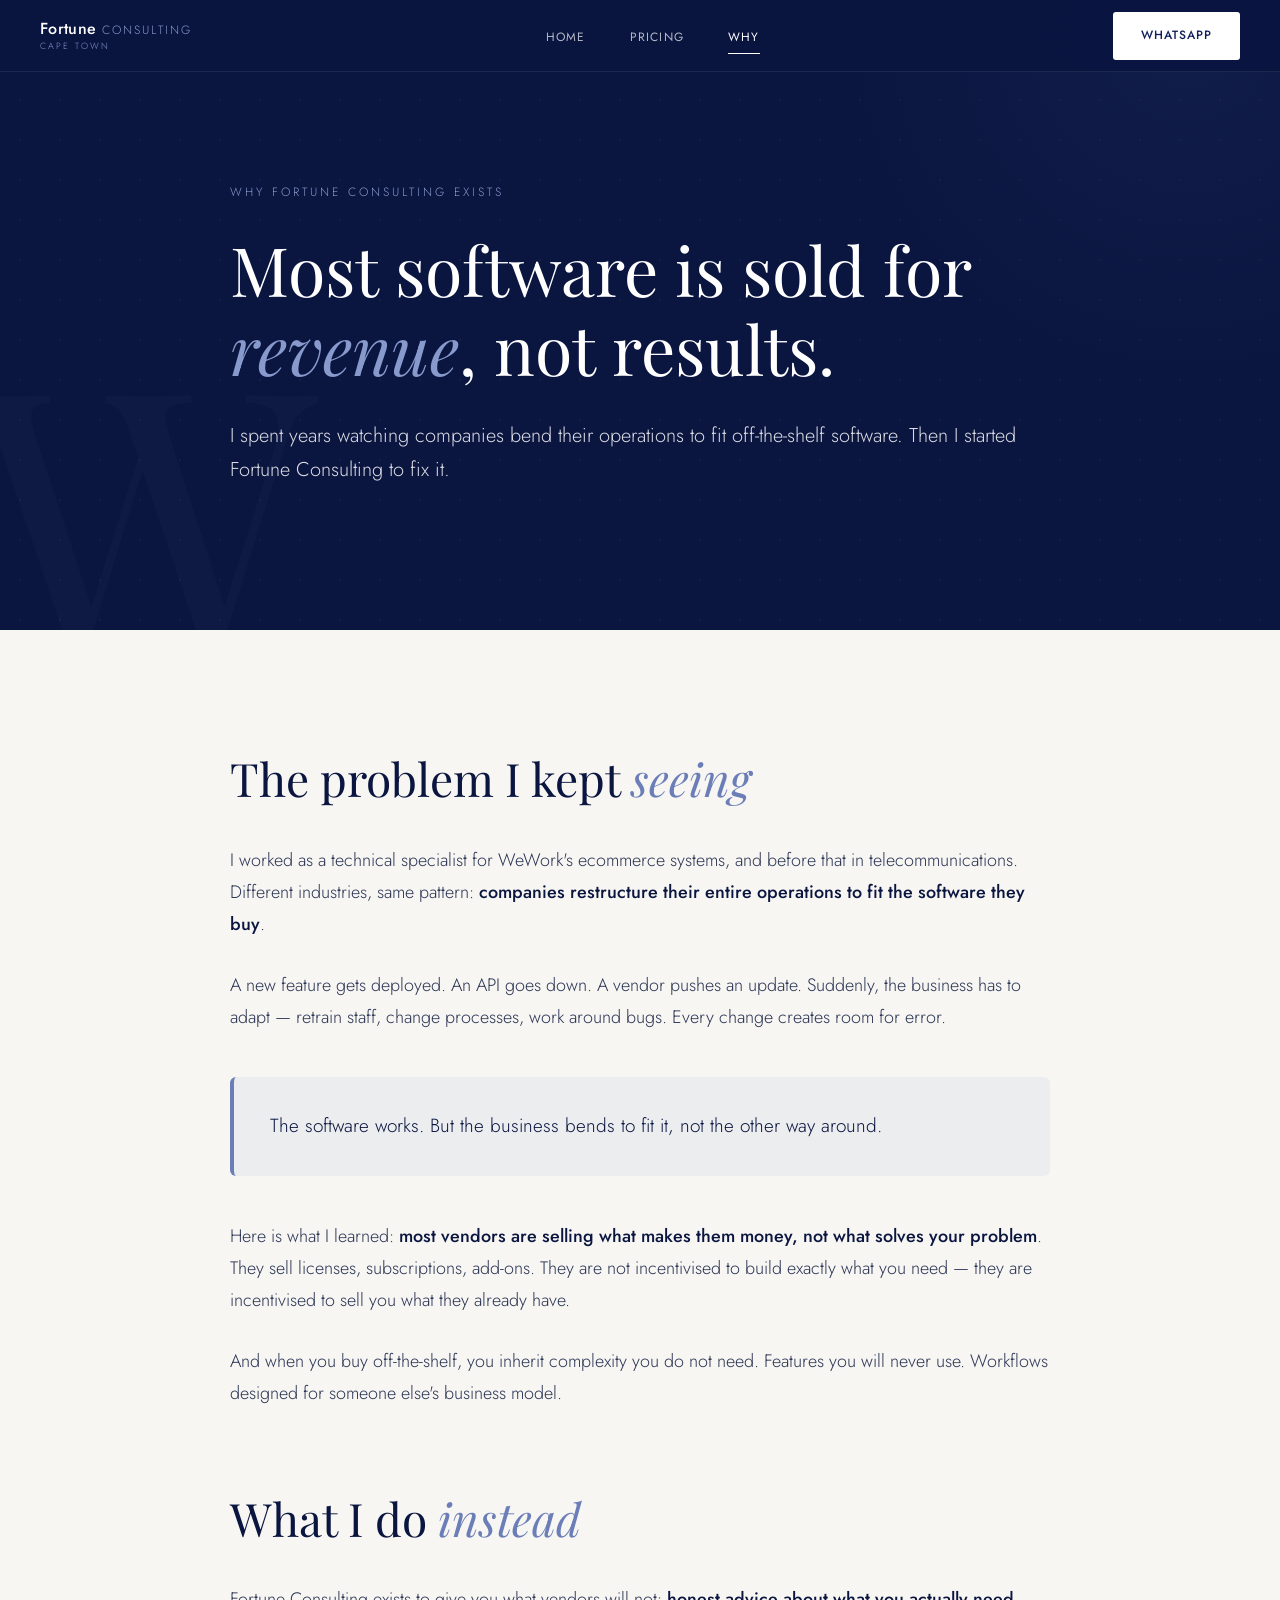
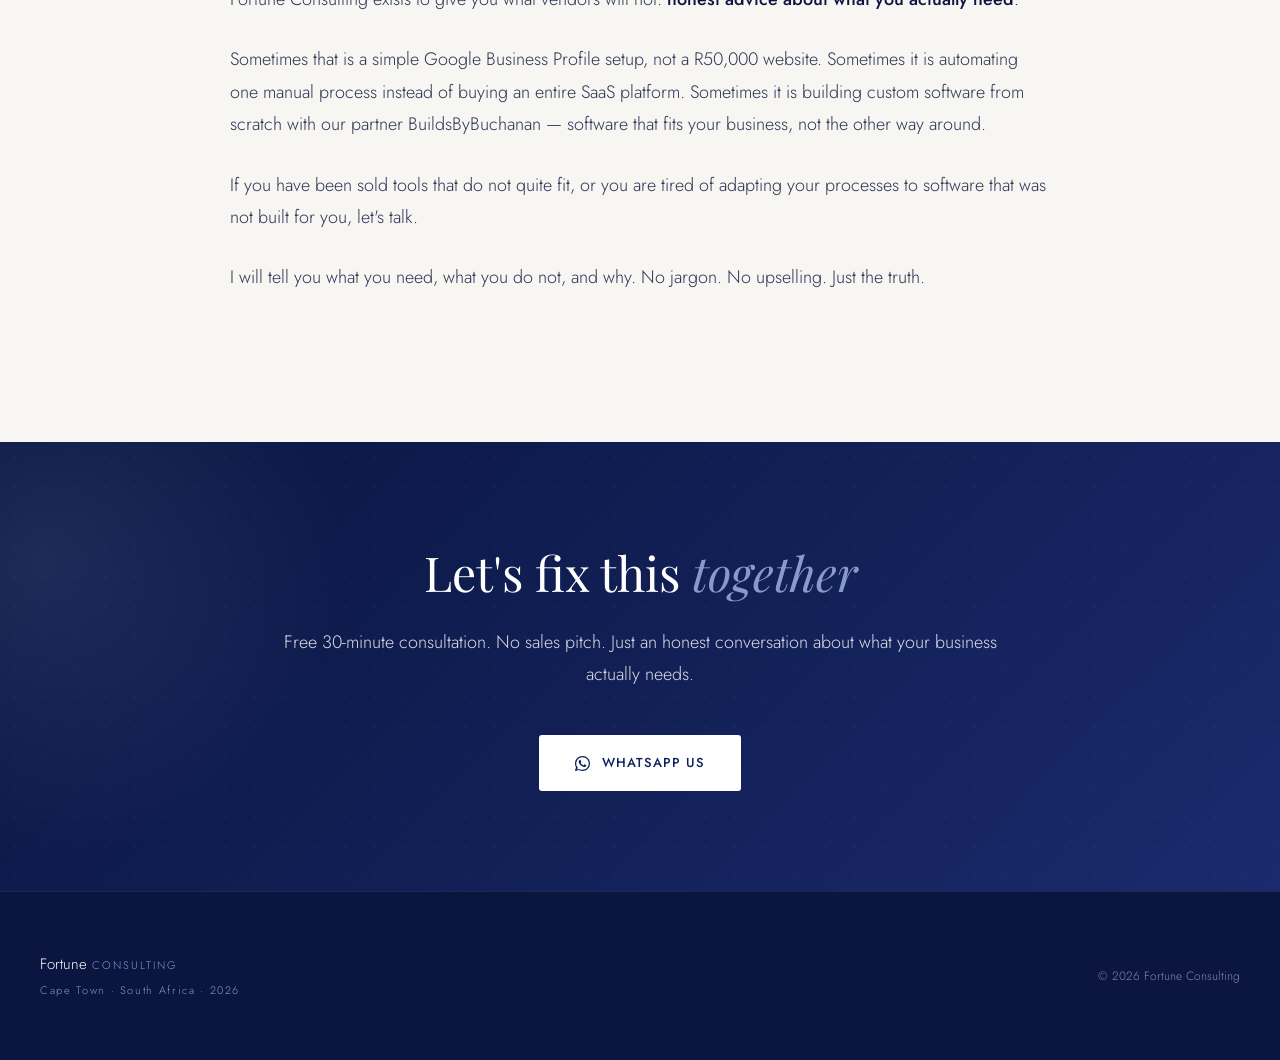
<file: why.html>
<!DOCTYPE html>
<html lang="en">
<head>
  <meta charset="UTF-8" />
  <meta name="viewport" content="width=device-width, initial-scale=1.0, viewport-fit=cover" />
  <title>Why I Do This — Fortune Consulting | Cape Town</title>
  <meta name="description" content="The story behind Fortune Consulting. Why most software is sold for revenue, not results — and what I'm doing about it." />
  <link rel="preconnect" href="https://fonts.googleapis.com" />
  <link rel="preconnect" href="https://fonts.gstatic.com" crossorigin />
  <link href="https://fonts.googleapis.com/css2?family=Playfair+Display:ital,wght@0,400;0,600;1,400;1,600&family=Jost:wght@300;400;500;600&display=swap" rel="stylesheet" />

  <style>
    /* ─── RESET ─── */
    *, *::before, *::after { box-sizing: border-box; margin: 0; padding: 0; }
    html { scroll-behavior: smooth; -webkit-tap-highlight-color: transparent; }
    body {
      font-family: 'Jost', sans-serif;
      font-weight: 300;
      color: #0a1540;
      background: #0a1540;
      overflow-x: hidden;
      line-height: 1.6;
    }
    a { text-decoration: none; color: inherit; }
    img { max-width: 100%; display: block; }
    button { font-family: inherit; }

    /* ─── COLORS ─── */
    :root {
      --navy-deep:  #0a1540;
      --navy:       #0f1f5c;
      --navy-mid:   #1a2a6c;
      --navy-light: #2a3d8f;
      --accent:     #6b7eb8;
      --accent-light: #8899cc;
      --white:      #ffffff;
      --off-white:  #f7f6f2;
      --text-primary: #0a1540;
      --text-secondary: #2a3454;
      --border:     rgba(15,31,92,0.12);
      --max-w:      1200px;
    }

    /* ─── SCROLLBAR ─── */
    ::-webkit-scrollbar { width: 6px; }
    ::-webkit-scrollbar-track { background: var(--navy-deep); }
    ::-webkit-scrollbar-thumb { background: var(--navy-light); border-radius: 3px; }

    /* ─── ANIMATIONS ─── */
    @keyframes fadeUp {
      from { opacity: 0; transform: translateY(40px); }
      to { opacity: 1; transform: translateY(0); }
    }
    @keyframes fadeIn {
      from { opacity: 0; }
      to { opacity: 1; }
    }
    @keyframes float {
      0%, 100% { transform: translateY(0px); }
      50% { transform: translateY(-20px); }
    }

    /* ─── NAV (SAME AS INDEX) ─── */
    nav {
      position: fixed;
      top: 0;
      left: 0;
      right: 0;
      z-index: 100;
      background: rgba(10,21,64,0.96);
      backdrop-filter: blur(20px);
      -webkit-backdrop-filter: blur(20px);
      border-bottom: 1px solid rgba(255,255,255,0.08);
      height: 72px;
      display: flex;
      align-items: center;
      padding: 0 40px;
      transition: all 0.3s ease;
    }
    nav.scrolled {
      height: 64px;
      background: rgba(10,21,64,0.98);
      box-shadow: 0 4px 20px rgba(0,0,0,0.15);
    }
    .nav-inner {
      max-width: var(--max-w);
      width: 100%;
      margin: 0 auto;
      display: flex;
      align-items: center;
      justify-content: space-between;
    }
    .nav-logo {
      display: flex;
      flex-direction: column;
      cursor: pointer;
      user-select: none;
      transition: transform 0.3s ease;
    }
    .nav-logo:hover {
      transform: translateX(4px);
    }
    .nav-logo .logo-main {
      font-family: 'Jost', sans-serif;
      font-weight: 500;
      font-size: 16px;
      color: var(--white);
      letter-spacing: 0.02em;
      line-height: 1;
    }
    .nav-logo .logo-sub {
      font-family: 'Jost', sans-serif;
      font-weight: 300;
      font-size: 9px;
      letter-spacing: 0.22em;
      text-transform: uppercase;
      color: var(--accent-light);
      line-height: 1;
      margin-top: 4px;
    }
    .nav-links {
      display: flex;
      align-items: center;
      gap: 44px;
      list-style: none;
    }
    .nav-links a {
      font-family: 'Jost', sans-serif;
      font-weight: 400;
      font-size: 12px;
      letter-spacing: 0.1em;
      text-transform: uppercase;
      color: rgba(255,255,255,0.7);
      transition: all 0.3s ease;
      padding: 8px 0;
      position: relative;
    }
    .nav-links a::after {
      content: '';
      position: absolute;
      bottom: 0;
      left: 0;
      width: 0;
      height: 1px;
      background: var(--white);
      transition: width 0.3s ease;
    }
    .nav-links a:hover {
      color: var(--white);
    }
    .nav-links a:hover::after {
      width: 100%;
    }
    .nav-links a.active {
      color: var(--white);
    }
    .nav-links a.active::after {
      width: 100%;
    }
    .nav-cta {
      background: var(--white);
      color: var(--navy);
      font-family: 'Jost', sans-serif;
      font-weight: 500;
      font-size: 12px;
      letter-spacing: 0.08em;
      text-transform: uppercase;
      padding: 14px 28px;
      border-radius: 3px;
      transition: all 0.3s ease;
      min-height: 48px;
      display: flex;
      align-items: center;
    }
    .nav-cta:hover {
      background: var(--accent-light);
      color: var(--white);
      transform: translateY(-2px);
      box-shadow: 0 6px 20px rgba(136,153,204,0.3);
    }

    /* ─── HAMBURGER MENU (Phillco-inspired) ─── */
    .hamburger {
      display: none;
      width: 30px;
      height: 24px;
      position: relative;
      cursor: pointer;
      padding: 8px;
      min-width: 48px;
      min-height: 48px;
      align-items: center;
      justify-content: center;
    }
    .hamburger span {
      display: block;
      position: absolute;
      height: 2px;
      width: 30px;
      background: var(--white);
      border-radius: 2px;
      opacity: 1;
      left: 9px;
      transform: rotate(0deg);
      transition: 0.4s cubic-bezier(0.68, -0.55, 0.265, 1.55);
    }
    .hamburger span:nth-child(1) {
      top: 11px;
    }
    .hamburger span:nth-child(2) {
      top: 19px;
    }
    .hamburger span:nth-child(3) {
      top: 27px;
    }
    .hamburger.open span:nth-child(1) {
      top: 19px;
      transform: rotate(135deg);
    }
    .hamburger.open span:nth-child(2) {
      opacity: 0;
      left: -60px;
    }
    .hamburger.open span:nth-child(3) {
      top: 19px;
      transform: rotate(-135deg);
    }

    .mobile-menu {
      display: none;
      position: fixed;
      inset: 0;
      z-index: 99;
      background: var(--navy-deep);
      flex-direction: column;
      align-items: center;
      justify-content: center;
      gap: 40px;
      opacity: 0;
      pointer-events: none;
      transition: opacity 0.4s ease;
    }
    .mobile-menu.open {
      opacity: 1;
      pointer-events: all;
    }
    .mobile-menu a {
      font-family: 'Playfair Display', serif;
      font-size: 36px;
      color: var(--white);
      letter-spacing: 0.02em;
      min-height: 48px;
      display: flex;
      align-items: center;
      opacity: 0;
      transform: translateY(30px);
      transition: all 0.5s ease;
    }
    .mobile-menu.open a {
      opacity: 1;
      transform: translateY(0);
    }
    .mobile-menu.open a:nth-child(1) { transition-delay: 0.1s; }
    .mobile-menu.open a:nth-child(2) { transition-delay: 0.2s; }
    .mobile-menu.open a:nth-child(3) { transition-delay: 0.3s; }
    .mobile-menu.open a:nth-child(4) { transition-delay: 0.4s; }
    .mobile-menu.open a:nth-child(5) { transition-delay: 0.5s; }
    .mobile-menu a:hover {
      color: var(--accent-light);
      transform: translateX(10px);
    }
    .mobile-menu .mob-cta {
      margin-top: 20px;
      background: var(--white);
      color: var(--navy);
      font-family: 'Jost', sans-serif;
      font-weight: 500;
      font-size: 14px;
      letter-spacing: 0.1em;
      text-transform: uppercase;
      padding: 18px 40px;
      border-radius: 3px;
    }
    .mob-dot-grid {
      position: absolute;
      inset: 0;
      background-image: radial-gradient(circle, rgba(255,255,255,0.04) 1px, transparent 1px);
      background-size: 32px 32px;
      pointer-events: none;
    }

    /* ─── HERO ─── */
    .why-hero {
      min-height: 70vh;
      background: var(--navy-deep);
      display: flex;
      align-items: center;
      position: relative;
      overflow: hidden;
      padding: 140px 40px 100px;
    }
    .why-hero::before {
      content: '';
      position: absolute;
      top: -50%;
      right: -20%;
      width: 700px;
      height: 700px;
      background: radial-gradient(circle, rgba(107,126,184,0.08) 0%, transparent 70%);
      border-radius: 50%;
      animation: float 20s ease-in-out infinite;
    }
    .why-hero .dot-grid {
      position: absolute;
      inset: 0;
      background-image: radial-gradient(circle, rgba(255,255,255,0.04) 1px, transparent 1px);
      background-size: 40px 40px;
      pointer-events: none;
      animation: fadeIn 2s ease;
    }
    .why-hero .wm {
      position: absolute;
      bottom: -70px;
      left: -30px;
      font-family: 'Playfair Display', serif;
      font-size: clamp(200px, 30vw, 420px);
      color: rgba(255,255,255,0.02);
      line-height: 1;
      pointer-events: none;
      user-select: none;
    }
    .why-hero-inner {
      max-width: 820px;
      margin: 0 auto;
      position: relative;
      z-index: 2;
    }
    .why-hero .eyebrow {
      font-family: 'Jost', sans-serif;
      font-weight: 300;
      font-size: 12px;
      letter-spacing: 0.25em;
      text-transform: uppercase;
      color: var(--accent-light);
      margin-bottom: 28px;
      animation: fadeUp 0.8s 0.2s ease both;
    }
    .why-hero h1 {
      font-family: 'Playfair Display', serif;
      font-weight: 400;
      font-size: clamp(40px, 6.5vw, 68px);
      line-height: 1.15;
      color: var(--white);
      margin-bottom: 32px;
      animation: fadeUp 0.8s 0.3s ease both;
    }
    .why-hero h1 em {
      font-style: italic;
      color: var(--accent-light);
    }
    .why-hero .lead {
      font-family: 'Jost', sans-serif;
      font-weight: 300;
      font-size: 20px;
      line-height: 1.7;
      color: rgba(255,255,255,0.85);
      animation: fadeUp 0.8s 0.4s ease both;
    }

    /* ─── STORY SECTION ─── */
    .story-section {
      background: var(--off-white);
      padding: 120px 40px;
    }
    .story-inner {
      max-width: 820px;
      margin: 0 auto;
    }
    .story-inner h2 {
      font-family: 'Playfair Display', serif;
      font-weight: 400;
      font-size: clamp(32px, 4.5vw, 46px);
      line-height: 1.25;
      color: var(--text-primary);
      margin-bottom: 36px;
    }
    .story-inner h2 em {
      font-style: italic;
      color: var(--accent);
    }
    .story-inner p {
      font-family: 'Jost', sans-serif;
      font-weight: 300;
      font-size: 18px;
      line-height: 1.8;
      color: var(--text-secondary);
      margin-bottom: 28px;
    }
    .story-inner p strong {
      font-weight: 500;
      color: var(--text-primary);
    }
    .story-inner .highlight {
      background: rgba(107,126,184,0.08);
      border-left: 4px solid var(--accent);
      padding: 32px 36px;
      border-radius: 6px;
      margin: 44px 0;
    }
    .story-inner .highlight p {
      font-size: 19px;
      line-height: 1.8;
      margin: 0;
      color: var(--text-primary);
    }

    /* ─── CTA SECTION ─── */
    .cta-section {
      background: linear-gradient(135deg, #0a1540 0%, #1a2a6c 100%);
      padding: 100px 40px;
      position: relative;
      overflow: hidden;
    }
    .cta-section::before {
      content: '';
      position: absolute;
      top: -40%;
      left: -20%;
      width: 600px;
      height: 600px;
      background: radial-gradient(circle, rgba(136,153,204,0.15) 0%, transparent 70%);
      border-radius: 50%;
      animation: float 18s ease-in-out infinite;
    }
    .cta-section .dot-grid {
      position: absolute;
      inset: 0;
      background-image: radial-gradient(circle, rgba(255,255,255,0.03) 1px, transparent 1px);
      background-size: 30px 30px;
      pointer-events: none;
    }
    .cta-inner {
      max-width: 720px;
      margin: 0 auto;
      text-align: center;
      position: relative;
      z-index: 2;
    }
    .cta-inner h2 {
      font-family: 'Playfair Display', serif;
      font-weight: 400;
      font-size: clamp(32px, 4.5vw, 48px);
      line-height: 1.25;
      color: var(--white);
      margin-bottom: 24px;
    }
    .cta-inner h2 em {
      font-style: italic;
      color: var(--accent-light);
    }
    .cta-inner p {
      font-family: 'Jost', sans-serif;
      font-weight: 300;
      font-size: 18px;
      line-height: 1.8;
      color: rgba(255,255,255,0.85);
      margin-bottom: 44px;
    }
    .cta-btn {
      display: inline-flex;
      align-items: center;
      gap: 12px;
      background: var(--white);
      color: var(--navy);
      font-family: 'Jost', sans-serif;
      font-weight: 500;
      font-size: 13px;
      letter-spacing: 0.08em;
      text-transform: uppercase;
      padding: 18px 36px;
      border-radius: 3px;
      transition: all 0.3s cubic-bezier(0.68, -0.55, 0.265, 1.55);
      min-height: 54px;
    }
    .cta-btn:hover {
      background: var(--accent-light);
      color: var(--white);
      transform: translateY(-3px) scale(1.05);
      box-shadow: 0 8px 24px rgba(136,153,204,0.4);
    }

    /* ─── FOOTER ─── */
    footer {
      background: var(--navy-deep);
      padding: 60px 40px;
      border-top: 1px solid rgba(255,255,255,0.08);
    }
    .footer-inner {
      max-width: var(--max-w);
      margin: 0 auto;
      display: flex;
      align-items: center;
      justify-content: space-between;
      flex-wrap: wrap;
      gap: 32px;
    }
    .footer-logo .logo-main {
      font-family: 'Jost', sans-serif;
      font-size: 15px;
      color: var(--white);
    }
    .footer-logo .logo-sub {
      font-family: 'Jost', sans-serif;
      font-weight: 300;
      font-size: 11px;
      letter-spacing: 0.15em;
      color: var(--accent-light);
      margin-top: 6px;
    }
    .footer-copy {
      font-family: 'Jost', sans-serif;
      font-weight: 300;
      font-size: 12px;
      color: rgba(255,255,255,0.5);
      cursor: pointer;
      transition: color 0.3s ease;
    }
    .footer-copy:hover {
      color: var(--accent-light);
    }

    /* ─── TOAST ─── */
    .toast {
      position: fixed;
      bottom: 40px;
      left: 50%;
      transform: translateX(-50%) translateY(120px);
      background: var(--navy-deep);
      color: var(--white);
      font-family: 'Jost', sans-serif;
      font-weight: 400;
      font-size: 14px;
      padding: 20px 36px;
      border-radius: 3px;
      box-shadow: 0 12px 32px rgba(0,0,0,0.4);
      z-index: 300;
      opacity: 0;
      transition: all 0.4s cubic-bezier(0.68, -0.55, 0.265, 1.55);
      pointer-events: none;
    }
    .toast.show {
      opacity: 1;
      transform: translateX(-50%) translateY(0);
    }

    /* ─── RESPONSIVE ─── */
    @media (max-width: 768px) {
      nav { height: 64px; padding: 0 24px; }
      .nav-links { display: none; }
      .nav-cta { display: none; }
      .hamburger { display: flex; }
      .mobile-menu { display: flex; }
      
      .why-hero { padding: 120px 24px 80px; }
      .story-section { padding: 80px 24px; }
      .cta-section { padding: 80px 24px; }
      
      .footer-inner {
        flex-direction: column;
        text-align: center;
      }
    }
  </style>
</head>
<body>

  <!-- ─── NAV ─── -->
  <nav id="mainNav">
    <div class="nav-inner">
      <a href="index.html" class="nav-logo">
        <div class="logo-main">Fortune <span style="font-weight:300;color:var(--accent-light);font-size:12px;letter-spacing:0.18em;">CONSULTING</span></div>
        <div class="logo-sub">Cape Town</div>
      </a>
      <ul class="nav-links">
        <li><a href="index.html">Home</a></li>
        <li><a href="pricing.html">Pricing</a></li>
        <li><a href="why.html" class="active">Why</a></li>
      </ul>
      <a href="https://wa.me/27815648219" class="nav-cta" target="_blank" rel="noopener">WhatsApp</a>
      <div class="hamburger" id="hamburger">
        <span></span>
        <span></span>
        <span></span>
      </div>
    </div>
  </nav>

  <!-- Mobile Menu -->
  <div class="mobile-menu" id="mobileMenu">
    <div class="mob-dot-grid"></div>
    <a href="index.html" onclick="closeMobile()">Home</a>
    <a href="pricing.html" onclick="closeMobile()">Pricing</a>
    <a href="why.html" onclick="closeMobile()">Why</a>
    <a href="https://wa.me/27815648219" class="mob-cta" target="_blank" rel="noopener">WhatsApp us</a>
  </div>

  <!-- ─── HERO ─── -->
  <section class="why-hero">
    <div class="dot-grid"></div>
    <div class="wm">W</div>
    <div class="why-hero-inner">
      <div class="eyebrow">Why Fortune Consulting Exists</div>
      <h1>Most software is sold for <em>revenue</em>, not results.</h1>
      <p class="lead">I spent years watching companies bend their operations to fit off-the-shelf software. Then I started Fortune Consulting to fix it.</p>
    </div>
  </section>

  <!-- ─── STORY ─── -->
  <section class="story-section">
    <div class="story-inner">
      <h2>The problem I kept <em>seeing</em></h2>
      
      <p>I worked as a technical specialist for WeWork's ecommerce systems, and before that in telecommunications. Different industries, same pattern: <strong>companies restructure their entire operations to fit the software they buy</strong>.</p>

      <p>A new feature gets deployed. An API goes down. A vendor pushes an update. Suddenly, the business has to adapt — retrain staff, change processes, work around bugs. Every change creates room for error.</p>

      <div class="highlight">
        <p>The software works. But the business bends to fit it, not the other way around.</p>
      </div>

      <p>Here is what I learned: <strong>most vendors are selling what makes them money, not what solves your problem</strong>. They sell licenses, subscriptions, add-ons. They are not incentivised to build exactly what you need — they are incentivised to sell you what they already have.</p>

      <p>And when you buy off-the-shelf, you inherit complexity you do not need. Features you will never use. Workflows designed for someone else's business model.</p>

      <h2 style="margin-top: 80px;">What I do <em>instead</em></h2>

      <p>Fortune Consulting exists to give you what vendors will not: <strong>honest advice about what you actually need</strong>.</p>

      <p>Sometimes that is a simple Google Business Profile setup, not a R50,000 website. Sometimes it is automating one manual process instead of buying an entire SaaS platform. Sometimes it is building custom software from scratch with our partner BuildsByBuchanan — software that fits your business, not the other way around.</p>

      <p>If you have been sold tools that do not quite fit, or you are tired of adapting your processes to software that was not built for you, let's talk.</p>

      <p>I will tell you what you need, what you do not, and why. No jargon. No upselling. Just the truth.</p>

    </div>
  </section>

  <!-- ─── CTA ─── -->
  <section class="cta-section">
    <div class="dot-grid"></div>
    <div class="cta-inner">
      <h2>Let's fix this <em>together</em></h2>
      <p>Free 30-minute consultation. No sales pitch. Just an honest conversation about what your business actually needs.</p>
      <a href="https://wa.me/27815648219" class="cta-btn" target="_blank" rel="noopener">
        <svg width="15" height="15" viewBox="0 0 24 24" fill="currentColor"><path d="M17.472 14.382c-.297-.149-1.758-.867-2.03-.967-.273-.099-.471-.148-.67.15-.197.297-.767.966-.94 1.164-.173.199-.347.223-.644.075-.297-.15-1.255-.463-2.39-1.475-.883-.788-1.48-1.761-1.653-2.059-.173-.297-.018-.458.13-.606.134-.133.298-.347.446-.52.149-.174.198-.298.298-.497.099-.198.05-.371-.025-.52-.075-.149-.669-1.612-.916-2.207-.242-.579-.487-.5-.669-.51-.173-.008-.371-.01-.57-.01-.198 0-.52.074-.792.372-.272.297-1.04 1.016-1.04 2.479 0 1.462 1.065 2.875 1.213 3.074.149.198 2.096 3.2 5.077 4.487.709.306 1.262.489 1.694.625.712.227 1.36.195 1.871.118.571-.085 1.758-.719 2.006-1.413.248-.694.248-1.289.173-1.413-.074-.124-.272-.198-.57-.347z"/><path d="M12 0C5.373 0 0 5.373 0 12c0 2.12.55 4.11 1.512 5.843L.057 23.428a.5.5 0 00.609.61l5.68-1.49A11.954 11.954 0 0012 24c6.627 0 12-5.373 12-12S18.627 0 12 0zm0 22c-1.95 0-3.78-.5-5.375-1.375L3.5 21.5l.894-3.063A10 10 0 0112 2c5.523 0 10 4.477 10 10s-4.477 10-10 10z"/></svg>
        WhatsApp us
      </a>
    </div>
  </section>

  <!-- ─── FOOTER ─── -->
  <footer>
    <div class="footer-inner">
      <div class="footer-logo">
        <div class="logo-main">Fortune <span style="font-weight:300;color:var(--accent-light);font-size:11px;letter-spacing:0.18em;">CONSULTING</span></div>
        <div class="logo-sub">Cape Town · South Africa · 2026</div>
      </div>
      <div class="footer-copy" id="footerCopy">© 2026 Fortune Consulting</div>
    </div>
  </footer>

  <!-- ─── TOAST ─── -->
  <div class="toast" id="toast"></div>

  <script>
    // HAMBURGER
    const ham = document.getElementById('hamburger');
    const mob = document.getElementById('mobileMenu');
    
    ham.addEventListener('click', function() {
      ham.classList.toggle('open');
      mob.classList.toggle('open');
      document.body.style.overflow = mob.classList.contains('open') ? 'hidden' : '';
    });
    
    function closeMobile() {
      ham.classList.remove('open');
      mob.classList.remove('open');
      document.body.style.overflow = '';
    }

    // NAV SCROLL
    window.addEventListener('scroll', function() {
      const nav = document.getElementById('mainNav');
      if (window.scrollY > 50) {
        nav.classList.add('scrolled');
      } else {
        nav.classList.remove('scrolled');
      }
    });

    // TOAST
    function showToast(msg, duration) {
      duration = duration || 3000;
      const t = document.getElementById('toast');
      t.textContent = msg;
      t.classList.add('show');
      setTimeout(function() {
        t.classList.remove('show');
      }, duration);
    }

    // EASTER EGG
    let fcClicks = 0;
    let fcTimer;
    document.getElementById('footerCopy').addEventListener('click', function() {
      fcClicks++;
      clearTimeout(fcTimer);
      fcTimer = setTimeout(function() {
        fcClicks = 0;
      }, 700);
      if (fcClicks >= 3) {
        fcClicks = 0;
        showToast('Built by Dylan Fortune. Software for your business, not the other way around.', 4000);
      }
    });
  </script>

</body>
</html>
</file>
